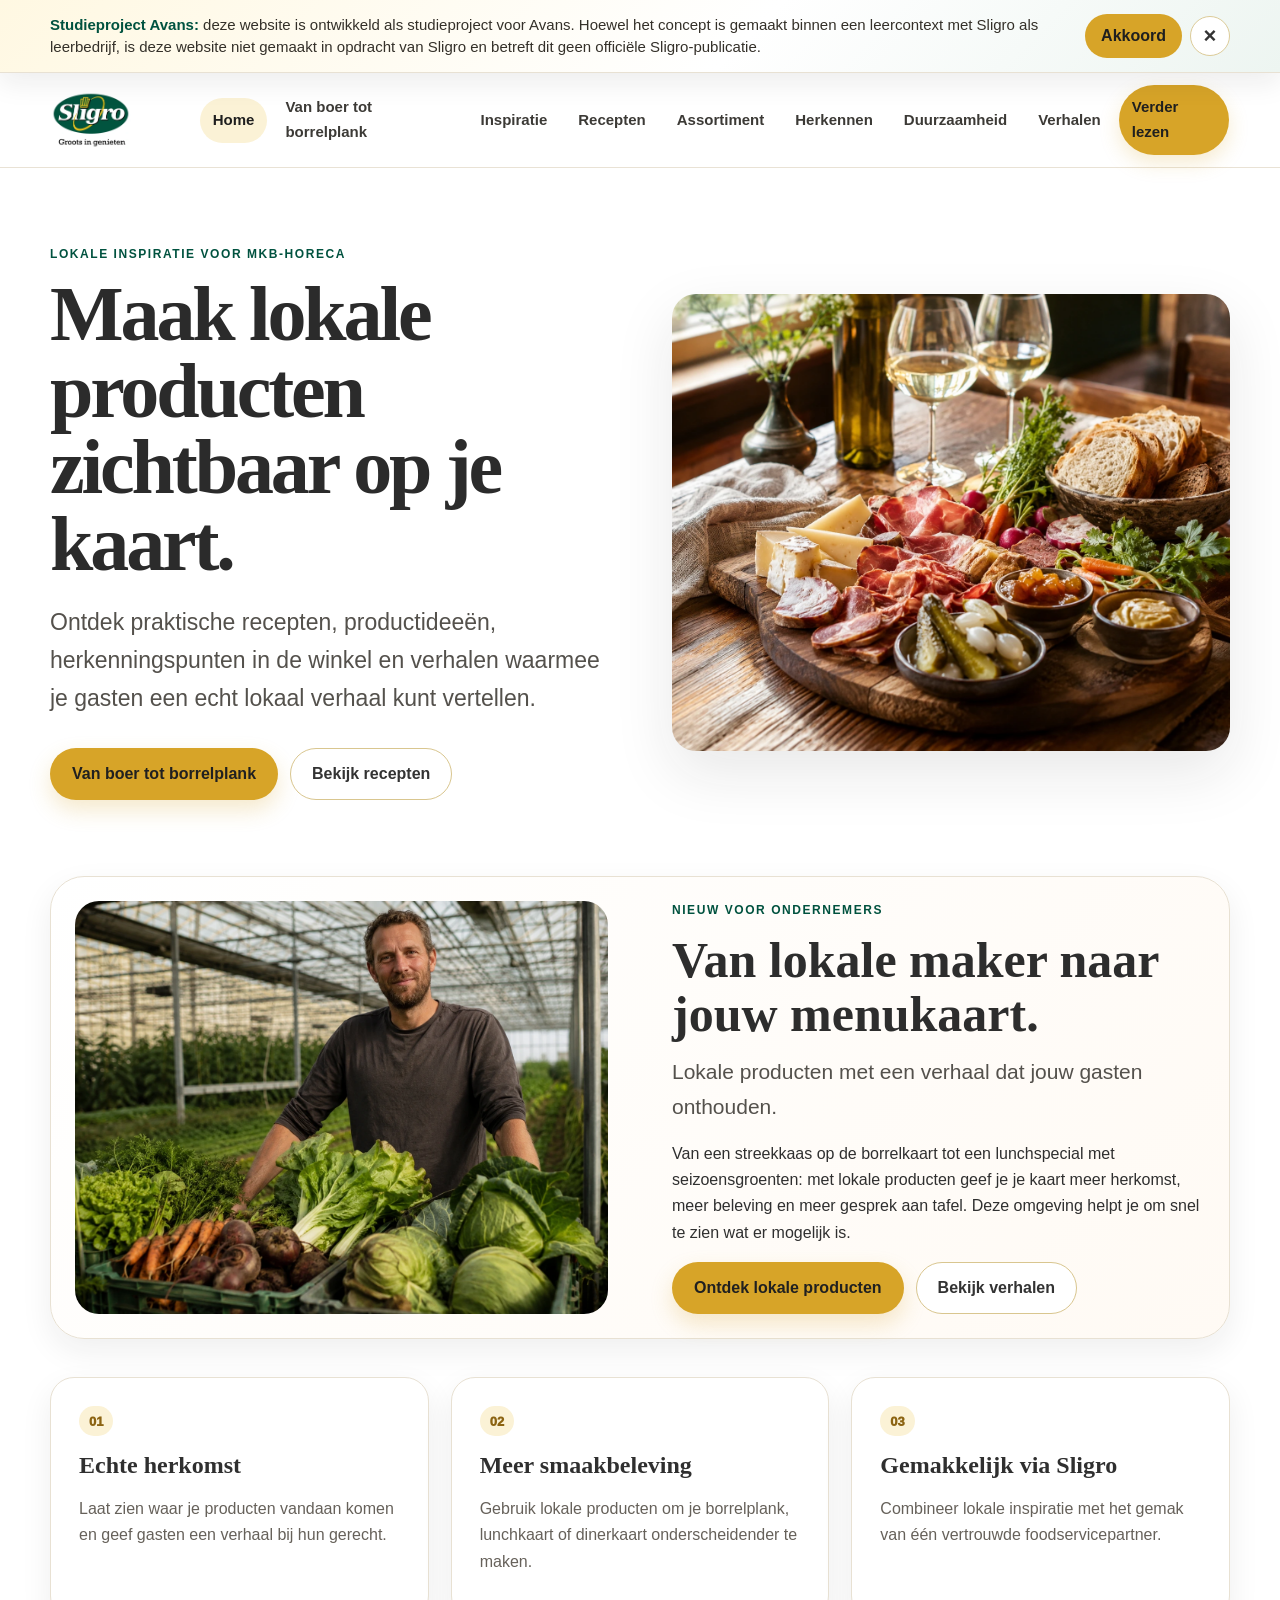
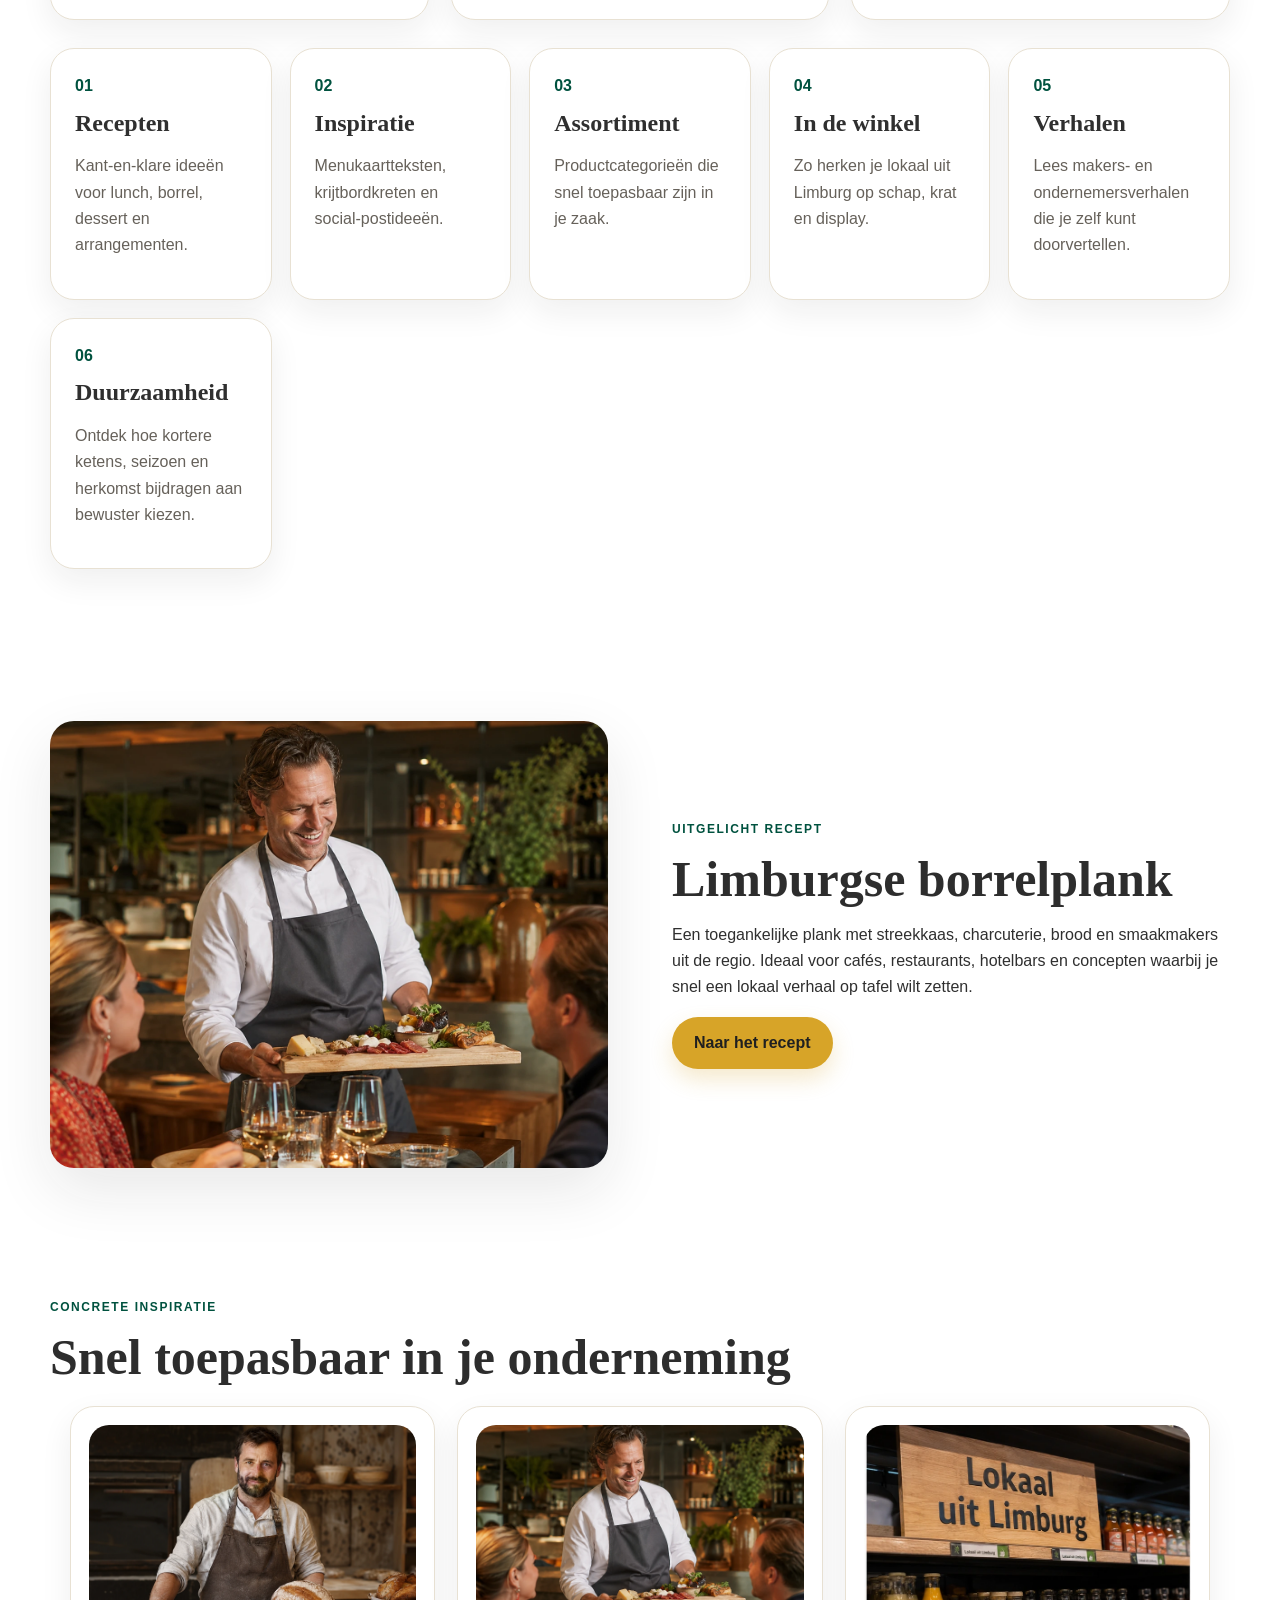
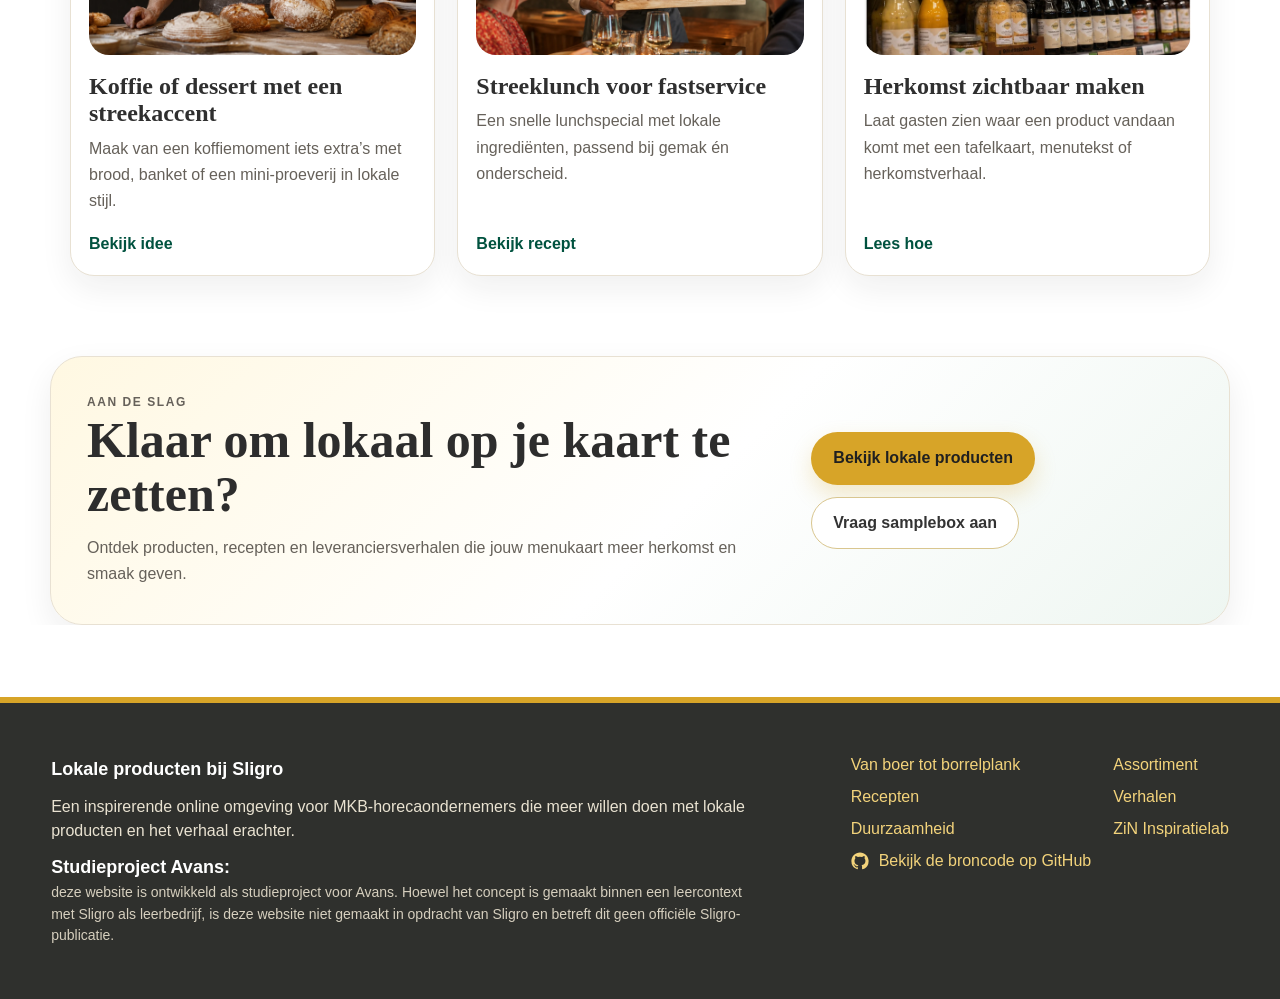
<file: index.html>
<!DOCTYPE html>
<html lang="nl">
<head>
  <meta charset="utf-8">
  <meta name="viewport" content="width=device-width, initial-scale=1">
  <title>Home | Lokale producten bij Sligro</title>
  <meta name="description" content="Lokale inspiratie voor MKB-horecaondernemers: recepten, assortiment, herkenningspunten en praktijkverhalen.">
  <link rel="icon" href="assets/favicon.ico">
  <link rel="stylesheet" href="styles.css">
</head>
<body>
<header class="site-header">
  <a class="brand" href="index.html" aria-label="Naar homepage"><img src="assets/sligro-logo-header.webp" alt="Sligro"></a>
  <button class="nav-toggle" aria-label="Menu openen" aria-expanded="false">☰</button>
  <nav class="main-nav" aria-label="Hoofdnavigatie">
    <a href="index.html" class="active">Home</a><a href="van-boer-tot-borrelplank.html">Van boer tot borrelplank</a><a href="inspiratie.html">Inspiratie</a><a href="recepten.html">Recepten</a><a href="assortiment.html">Assortiment</a><a href="herkennen.html">Herkennen</a><a href="duurzaamheid.html">Duurzaamheid</a><a href="verhalen.html">Verhalen</a><a class="nav-cta" href="contact.html">Verder lezen</a>
  </nav>
</header>
<main>
  <section class="hero split">
    <div class="hero-copy">
      <p class="eyebrow">Lokale inspiratie voor MKB-horeca</p>
      <h1>Maak lokale producten zichtbaar op je kaart.</h1>
      <p class="lead">Ontdek praktische recepten, productideeën, herkenningspunten in de winkel en verhalen waarmee je gasten een echt lokaal verhaal kunt vertellen.</p>
      <div class="button-row"><a class="btn primary" href="van-boer-tot-borrelplank.html">Van boer tot borrelplank</a><a class="btn secondary" href="recepten.html">Bekijk recepten</a></div>
    </div>
    <picture><img class="hero-img" src="assets/images/hero-local-products.webp" alt="Luxe borrelplank met streekkaas, charcuterie, brood en garnituren"></picture>
  </section>

  <section class="campaign-intro split reverse">
    <img src="assets/images/limburgse-leverancier.webp" alt="Lokale teler met verse seizoensgroenten in een kas">
    <div>
      <p class="eyebrow">Nieuw voor ondernemers</p>
      <h2>Van lokale maker naar jouw menukaart.</h2>
      <p class="lead small">Lokale producten met een verhaal dat jouw gasten onthouden.</p>
      <p>Van een streekkaas op de borrelkaart tot een lunchspecial met seizoensgroenten: met lokale producten geef je je kaart meer herkomst, meer beleving en meer gesprek aan tafel. Deze omgeving helpt je om snel te zien wat er mogelijk is.</p>
      <div class="button-row"><a class="btn primary" href="assortiment.html">Ontdek lokale producten</a><a class="btn secondary" href="verhalen.html">Bekijk verhalen</a></div>
    </div>
  </section>

  <section class="benefit-strip cards three" aria-label="Voordelen van lokaal werken">
    <article class="benefit-card"><span>01</span><h3>Echte herkomst</h3><p>Laat zien waar je producten vandaan komen en geef gasten een verhaal bij hun gerecht.</p></article>
    <article class="benefit-card"><span>02</span><h3>Meer smaakbeleving</h3><p>Gebruik lokale producten om je borrelplank, lunchkaart of dinerkaart onderscheidender te maken.</p></article>
    <article class="benefit-card"><span>03</span><h3>Gemakkelijk via Sligro</h3><p>Combineer lokale inspiratie met het gemak van één vertrouwde foodservicepartner.</p></article>
  </section>

  <section class="route-grid" aria-label="Snel naar">
    <a class="route" href="recepten.html"><span>01</span><h2>Recepten</h2><p>Kant-en-klare ideeën voor lunch, borrel, dessert en arrangementen.</p></a>
    <a class="route" href="inspiratie.html"><span>02</span><h2>Inspiratie</h2><p>Menukaartteksten, krijtbordkreten en social-postideeën.</p></a>
    <a class="route" href="assortiment.html"><span>03</span><h2>Assortiment</h2><p>Productcategorieën die snel toepasbaar zijn in je zaak.</p></a>
    <a class="route" href="herkennen.html"><span>04</span><h2>In de winkel</h2><p>Zo herken je lokaal uit Limburg op schap, krat en display.</p></a>
    <a class="route" href="verhalen.html"><span>05</span><h2>Verhalen</h2><p>Lees makers- en ondernemersverhalen die je zelf kunt doorvertellen.</p></a>
  <a class="route" href="duurzaamheid.html"><span>06</span><h2>Duurzaamheid</h2><p>Ontdek hoe kortere ketens, seizoen en herkomst bijdragen aan bewuster kiezen.</p></a></section>

  <section class="feature split reverse">
    <img src="assets/images/horecaondernemer-keuken.webp" alt="Horecaondernemer serveert een lokale borrelplank aan gasten in een warm restaurant">
    <div>
      <p class="eyebrow">Uitgelicht recept</p>
      <h2>Limburgse borrelplank</h2>
      <p>Een toegankelijke plank met streekkaas, charcuterie, brood en smaakmakers uit de regio. Ideaal voor cafés, restaurants, hotelbars en concepten waarbij je snel een lokaal verhaal op tafel wilt zetten.</p>
      <a class="btn primary" href="recepten.html#limburgse-borrelplank">Naar het recept</a>
    </div>
  </section>

  <section class="cards-section">
    <div class="section-head"><p class="eyebrow">Concrete inspiratie</p><h2>Snel toepasbaar in je onderneming</h2></div>
    <div class="cards three">
      <article class="card"><img src="assets/images/streekbrood.webp" alt="Ambachtelijke bakker met streekbrood"><h3>Koffie of dessert met een streekaccent</h3><p>Maak van een koffiemoment iets extra’s met brood, banket of een mini-proeverij in lokale stijl.</p><a href="recepten.html#mini-vlaaiproeverij">Bekijk idee</a></article>
      <article class="card"><img src="assets/images/streeklunch.webp" alt="Horecaondernemer serveert een lokale lunchplank"><h3>Streeklunch voor fastservice</h3><p>Een snelle lunchspecial met lokale ingrediënten, passend bij gemak én onderscheid.</p><a href="recepten.html#streeklunch-fastservice">Bekijk recept</a></article>
      <article class="card"><img src="assets/images/herkennen-schapkaart.webp" alt="Schap met bord Lokaal uit Limburg"><h3>Herkomst zichtbaar maken</h3><p>Laat gasten zien waar een product vandaan komt met een tafelkaart, menutekst of herkomstverhaal.</p><a href="herkennen.html">Lees hoe</a></article>
    </div>
  </section>

  <section class="cta-panel" aria-label="Aan de slag met lokaal">
    <div>
      <p class="eyebrow">Aan de slag</p>
      <h2>Klaar om lokaal op je kaart te zetten?</h2>
      <p>Ontdek producten, recepten en leveranciersverhalen die jouw menukaart meer herkomst en smaak geven.</p>
    </div>
    <div class="button-row"><a class="btn primary" href="assortiment.html">Bekijk lokale producten</a><a class="btn secondary" href="contact.html#samplebox">Vraag samplebox aan</a></div>
  </section>
</main>
<footer class="site-footer">
  <div class="footer-main">
    <strong>Lokale producten bij Sligro</strong>
    <p>Een inspirerende online omgeving voor MKB-horecaondernemers die meer willen doen met lokale producten en het verhaal erachter.</p>
    <p class="footer-note"><strong>Studieproject Avans:</strong> deze website is ontwikkeld als studieproject voor Avans. Hoewel het concept is gemaakt binnen een leercontext met Sligro als leerbedrijf, is deze website niet gemaakt in opdracht van Sligro en betreft dit geen officiële Sligro-publicatie.</p>
  </div>
  <div class="footer-links">
    <a href="van-boer-tot-borrelplank.html">Van boer tot borrelplank</a>
    <a href="assortiment.html">Assortiment</a>
    <a href="recepten.html">Recepten</a>
    <a href="verhalen.html">Verhalen</a>
    <a href="duurzaamheid.html">Duurzaamheid</a>
    <a href="https://zin.sligro.nl/" target="_blank" rel="noopener">ZiN Inspiratielab</a>
    <a class="github-link" href="https://github.com/RoelD/MarcomSligro" target="_blank" rel="noopener" aria-label="Bekijk de broncode op GitHub">
      <svg viewBox="0 0 24 24" aria-hidden="true" focusable="false"><path d="M12 .5C5.65.5.5 5.65.5 12a11.5 11.5 0 0 0 7.86 10.93c.58.1.79-.25.79-.56v-1.95c-3.2.69-3.88-1.36-3.88-1.36-.52-1.32-1.27-1.67-1.27-1.67-1.04-.71.08-.69.08-.69 1.15.08 1.76 1.18 1.76 1.18 1.02 1.75 2.67 1.24 3.32.95.1-.74.4-1.24.72-1.53-2.56-.29-5.25-1.28-5.25-5.68 0-1.25.45-2.28 1.18-3.08-.12-.29-.51-1.46.11-3.05 0 0 .96-.31 3.15 1.18a10.9 10.9 0 0 1 5.74 0c2.18-1.49 3.14-1.18 3.14-1.18.63 1.59.24 2.76.12 3.05.73.8 1.17 1.83 1.17 3.08 0 4.41-2.69 5.39-5.26 5.67.41.35.77 1.03.77 2.09v3.1c0 .31.21.67.8.56A11.5 11.5 0 0 0 23.5 12C23.5 5.65 18.35.5 12 .5Z"/></svg>
      <span>Bekijk de broncode op GitHub</span>
    </a>
  </div>
</footer>
<script src="script.js"></script>
</body>
</html>
</file>
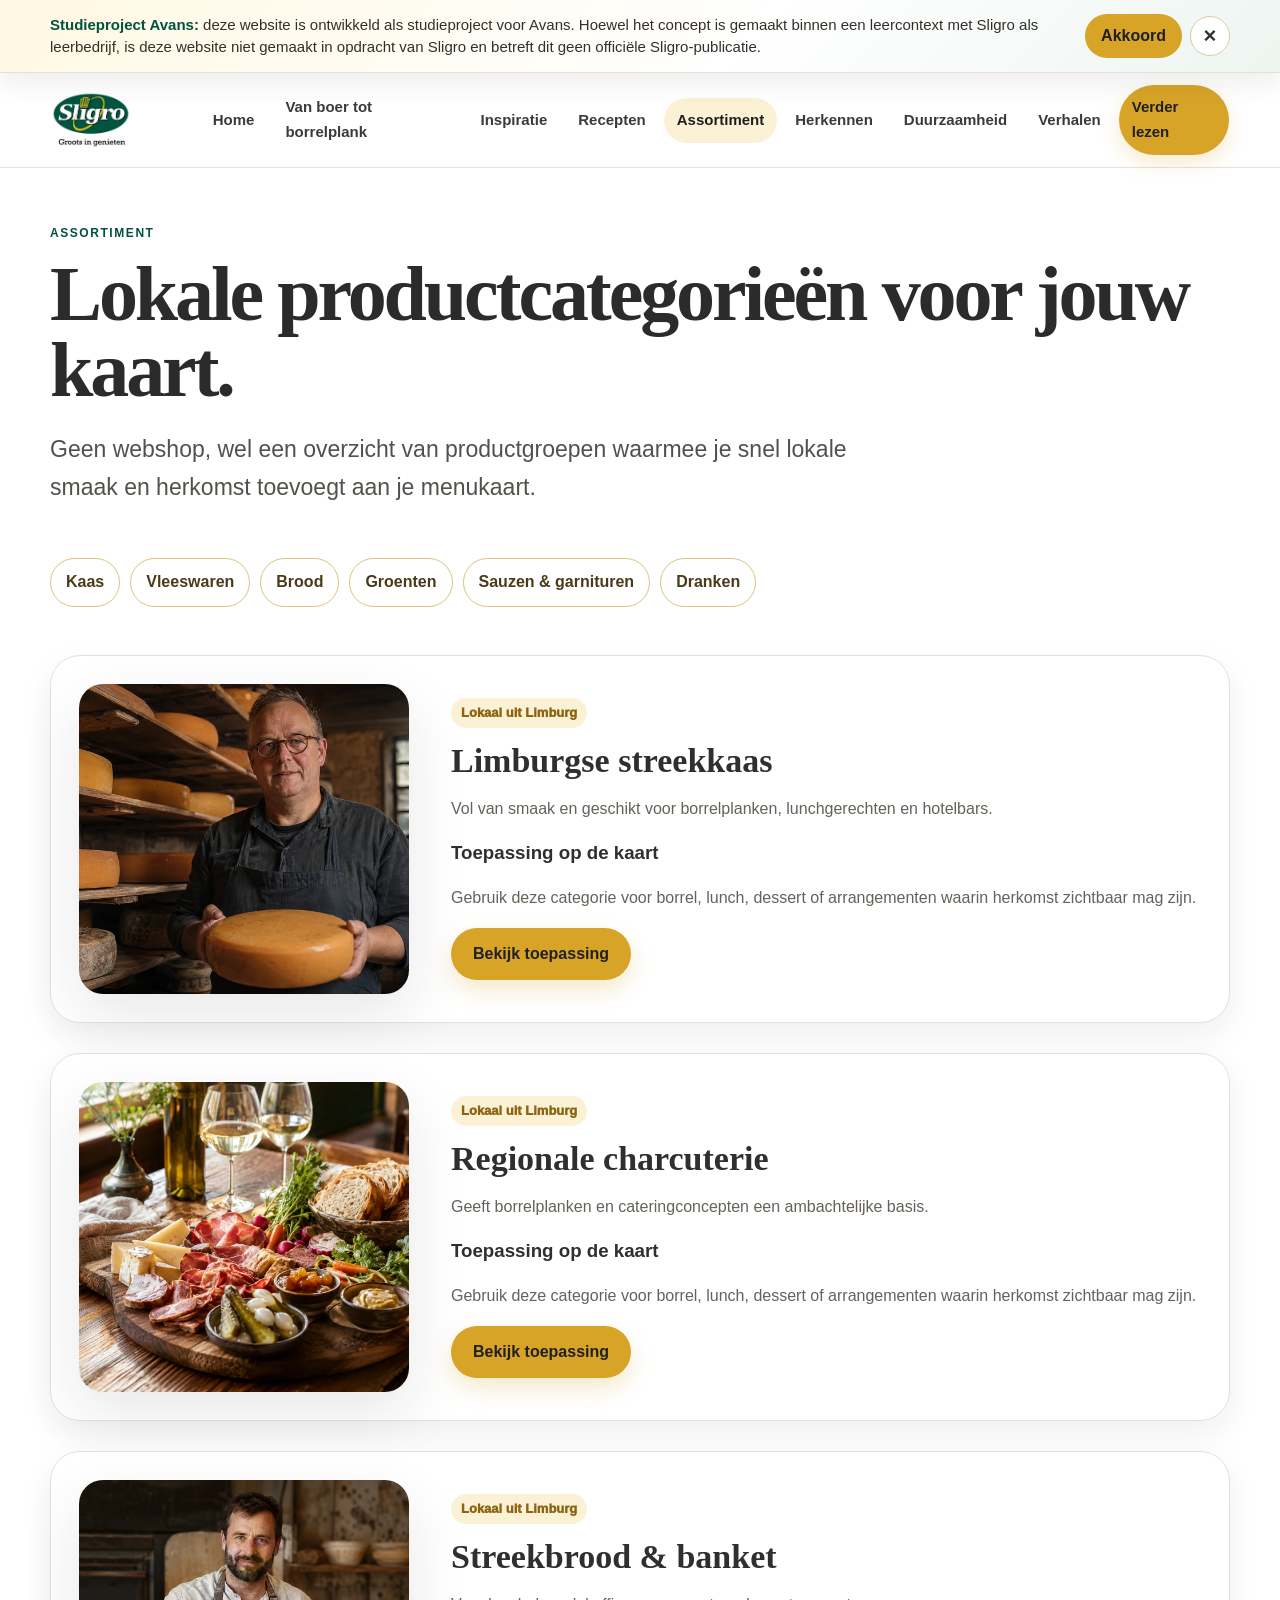
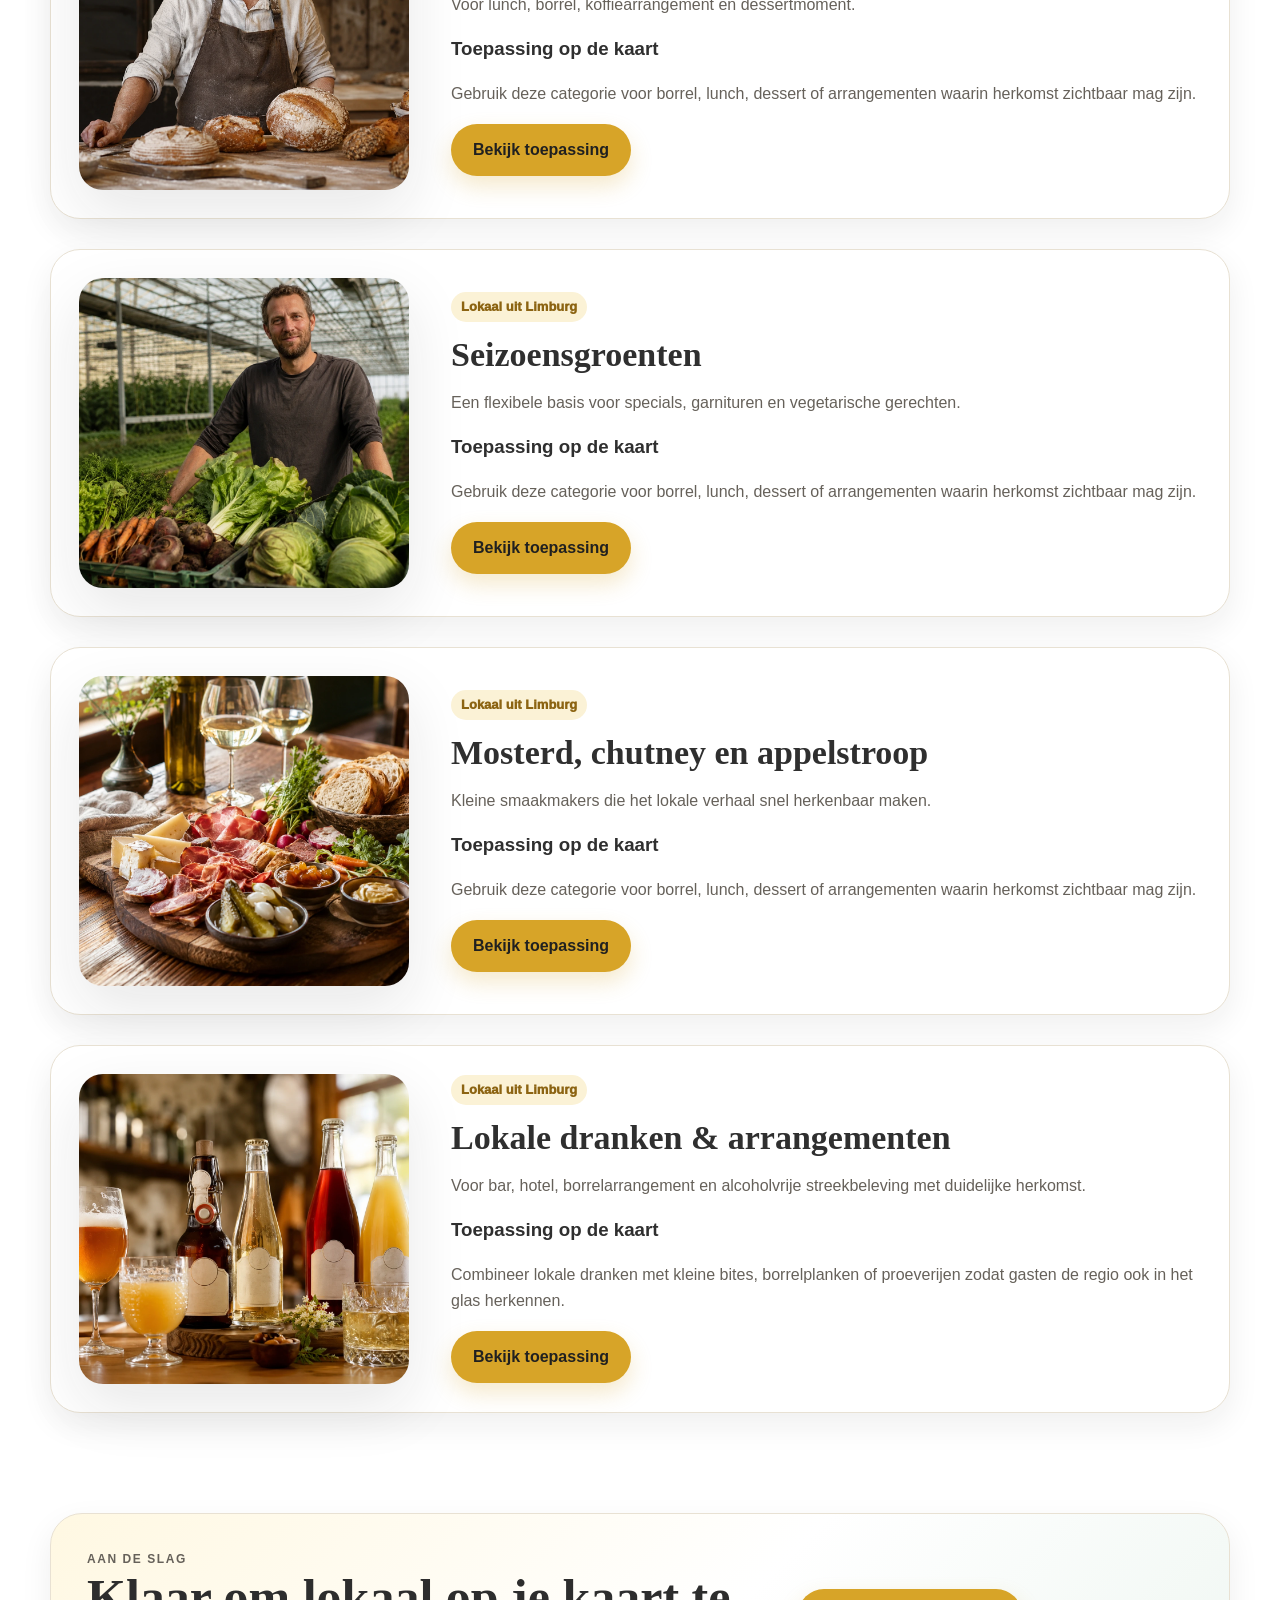
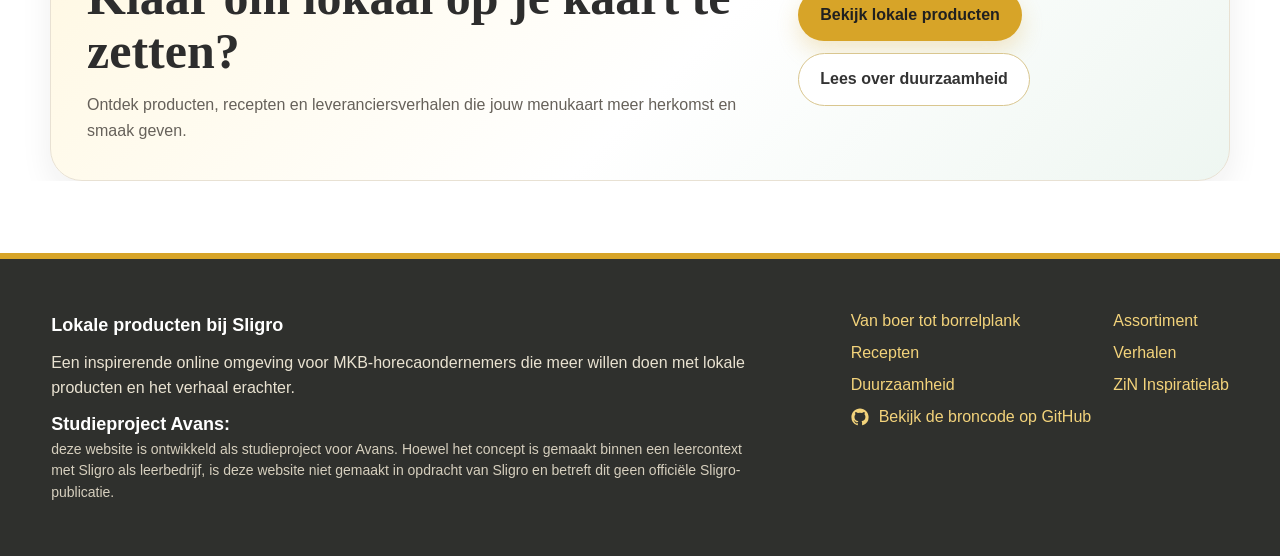
<file: assortiment.html>
<!DOCTYPE html>

<html lang="nl">
<head>
<meta charset="utf-8"/><meta content="width=device-width, initial-scale=1" name="viewport"/>
<title>Assortiment | Lokale producten bij Sligro</title>
<meta content="Overzicht van lokale productcategorieën en toepassingen voor de menukaart." name="description"/>
<link href="assets/favicon.ico" rel="icon"/>
<link href="styles.css" rel="stylesheet"/>
</head>
<body>
<header class="site-header">
<a aria-label="Naar homepage" class="brand" href="index.html"><img alt="Sligro" src="assets/sligro-logo-header.webp"/></a>
<button aria-expanded="false" aria-label="Menu openen" class="nav-toggle">☰</button>
<nav aria-label="Hoofdnavigatie" class="main-nav">
<a class="" href="index.html">Home</a><a class="" href="van-boer-tot-borrelplank.html">Van boer tot borrelplank</a><a class="" href="inspiratie.html">Inspiratie</a><a class="" href="recepten.html">Recepten</a><a class="active" href="assortiment.html">Assortiment</a><a class="" href="herkennen.html">Herkennen</a><a class="" href="duurzaamheid.html">Duurzaamheid</a><a class="" href="verhalen.html">Verhalen</a><a class="nav-cta" href="contact.html">Verder lezen</a>
</nav>
</header>
<main><section class="page-hero"><p class="eyebrow">Assortiment</p><h1>Lokale productcategorieën voor jouw kaart.</h1><p class="lead">Geen webshop, wel een overzicht van productgroepen waarmee je snel lokale smaak en herkomst toevoegt aan je menukaart.</p></section><section aria-label="Categorieën" class="filter-bar"><a href="#kaas">Kaas</a><a href="#vleeswaren">Vleeswaren</a><a href="#brood">Brood</a><a href="#groenten">Groenten</a><a href="#sauzen">Sauzen &amp; garnituren</a><a href="#dranken">Dranken</a></section><section class="product-list"><article class="product" id="kaas"><img alt="Limburgse streekkaas als lokale productcategorie" src="assets/images/streekkaas.webp"/><div><span class="label">Lokaal uit Limburg</span><h2>Limburgse streekkaas</h2><p>Vol van smaak en geschikt voor borrelplanken, lunchgerechten en hotelbars.</p><h3>Toepassing op de kaart</h3><p>Gebruik deze categorie voor borrel, lunch, dessert of arrangementen waarin herkomst zichtbaar mag zijn.</p><a class="btn primary" href="recepten.html#limburgse-borrelplank">Bekijk toepassing</a></div></article><article class="product" id="vleeswaren"><img alt="Regionale charcuterie als lokale productcategorie" src="assets/images/charcuterie.webp"/><div><span class="label">Lokaal uit Limburg</span><h2>Regionale charcuterie</h2><p>Geeft borrelplanken en cateringconcepten een ambachtelijke basis.</p><h3>Toepassing op de kaart</h3><p>Gebruik deze categorie voor borrel, lunch, dessert of arrangementen waarin herkomst zichtbaar mag zijn.</p><a class="btn primary" href="recepten.html#cateringplank-regio">Bekijk toepassing</a></div></article><article class="product" id="brood"><img alt="Streekbrood en banket als lokale productcategorie" src="assets/images/streekbrood.webp"/><div><span class="label">Lokaal uit Limburg</span><h2>Streekbrood &amp; banket</h2><p>Voor lunch, borrel, koffiearrangement en dessertmoment.</p><h3>Toepassing op de kaart</h3><p>Gebruik deze categorie voor borrel, lunch, dessert of arrangementen waarin herkomst zichtbaar mag zijn.</p><a class="btn primary" href="recepten.html#mini-vlaaiproeverij">Bekijk toepassing</a></div></article><article class="product" id="groenten"><img alt="Seizoensgroenten als lokale productcategorie" src="assets/images/seizoensgroenten.webp"/><div><span class="label">Lokaal uit Limburg</span><h2>Seizoensgroenten</h2><p>Een flexibele basis voor specials, garnituren en vegetarische gerechten.</p><h3>Toepassing op de kaart</h3><p>Gebruik deze categorie voor borrel, lunch, dessert of arrangementen waarin herkomst zichtbaar mag zijn.</p><a class="btn primary" href="recepten.html#gegrilde-seizoensgroenten">Bekijk toepassing</a></div></article><article class="product" id="sauzen"><img alt="Mosterd, chutney en appelstroop als lokale productcategorie" src="assets/images/mosterd-chutney.webp"/><div><span class="label">Lokaal uit Limburg</span><h2>Mosterd, chutney en appelstroop</h2><p>Kleine smaakmakers die het lokale verhaal snel herkenbaar maken.</p><h3>Toepassing op de kaart</h3><p>Gebruik deze categorie voor borrel, lunch, dessert of arrangementen waarin herkomst zichtbaar mag zijn.</p><a class="btn primary" href="recepten.html#limburgse-borrelplank">Bekijk toepassing</a></div></article><article class="product" id="dranken"><img alt="Lokale dranken als productcategorie voor arrangementen" src="assets/images/lokale-dranken.webp"/><div><span class="label">Lokaal uit Limburg</span><h2>Lokale dranken &amp; arrangementen</h2><p>Voor bar, hotel, borrelarrangement en alcoholvrije streekbeleving met duidelijke herkomst.</p><h3>Toepassing op de kaart</h3><p>Combineer lokale dranken met kleine bites, borrelplanken of proeverijen zodat gasten de regio ook in het glas herkennen.</p><a class="btn primary" href="inspiratie.html#borrelconcepten">Bekijk toepassing</a></div></article></section><section aria-label="Aan de slag met lokaal" class="cta-panel">
<div>
<p class="eyebrow">Aan de slag</p>
<h2>Klaar om lokaal op je kaart te zetten?</h2>
<p>Ontdek producten, recepten en leveranciersverhalen die jouw menukaart meer herkomst en smaak geven.</p>
</div>
<div class="button-row"><a class="btn primary" href="assortiment.html">Bekijk lokale producten</a><a class="btn secondary" href="duurzaamheid.html">Lees over duurzaamheid</a></div>
</section></main>
<footer class="site-footer">
  <div class="footer-main">
    <strong>Lokale producten bij Sligro</strong>
    <p>Een inspirerende online omgeving voor MKB-horecaondernemers die meer willen doen met lokale producten en het verhaal erachter.</p>
    <p class="footer-note"><strong>Studieproject Avans:</strong> deze website is ontwikkeld als studieproject voor Avans. Hoewel het concept is gemaakt binnen een leercontext met Sligro als leerbedrijf, is deze website niet gemaakt in opdracht van Sligro en betreft dit geen officiële Sligro-publicatie.</p>
  </div>
  <div class="footer-links">
    <a href="van-boer-tot-borrelplank.html">Van boer tot borrelplank</a>
    <a href="assortiment.html">Assortiment</a>
    <a href="recepten.html">Recepten</a>
    <a href="verhalen.html">Verhalen</a>
    <a href="duurzaamheid.html">Duurzaamheid</a>
    <a href="https://zin.sligro.nl/" target="_blank" rel="noopener">ZiN Inspiratielab</a>
    <a class="github-link" href="https://github.com/RoelD/MarcomSligro" target="_blank" rel="noopener" aria-label="Bekijk de broncode op GitHub">
      <svg viewBox="0 0 24 24" aria-hidden="true" focusable="false"><path d="M12 .5C5.65.5.5 5.65.5 12a11.5 11.5 0 0 0 7.86 10.93c.58.1.79-.25.79-.56v-1.95c-3.2.69-3.88-1.36-3.88-1.36-.52-1.32-1.27-1.67-1.27-1.67-1.04-.71.08-.69.08-.69 1.15.08 1.76 1.18 1.76 1.18 1.02 1.75 2.67 1.24 3.32.95.1-.74.4-1.24.72-1.53-2.56-.29-5.25-1.28-5.25-5.68 0-1.25.45-2.28 1.18-3.08-.12-.29-.51-1.46.11-3.05 0 0 .96-.31 3.15 1.18a10.9 10.9 0 0 1 5.74 0c2.18-1.49 3.14-1.18 3.14-1.18.63 1.59.24 2.76.12 3.05.73.8 1.17 1.83 1.17 3.08 0 4.41-2.69 5.39-5.26 5.67.41.35.77 1.03.77 2.09v3.1c0 .31.21.67.8.56A11.5 11.5 0 0 0 23.5 12C23.5 5.65 18.35.5 12 .5Z"/></svg>
      <span>Bekijk de broncode op GitHub</span>
    </a>
  </div>
</footer>
<script src="script.js"></script>
</body>
</html>
</file>
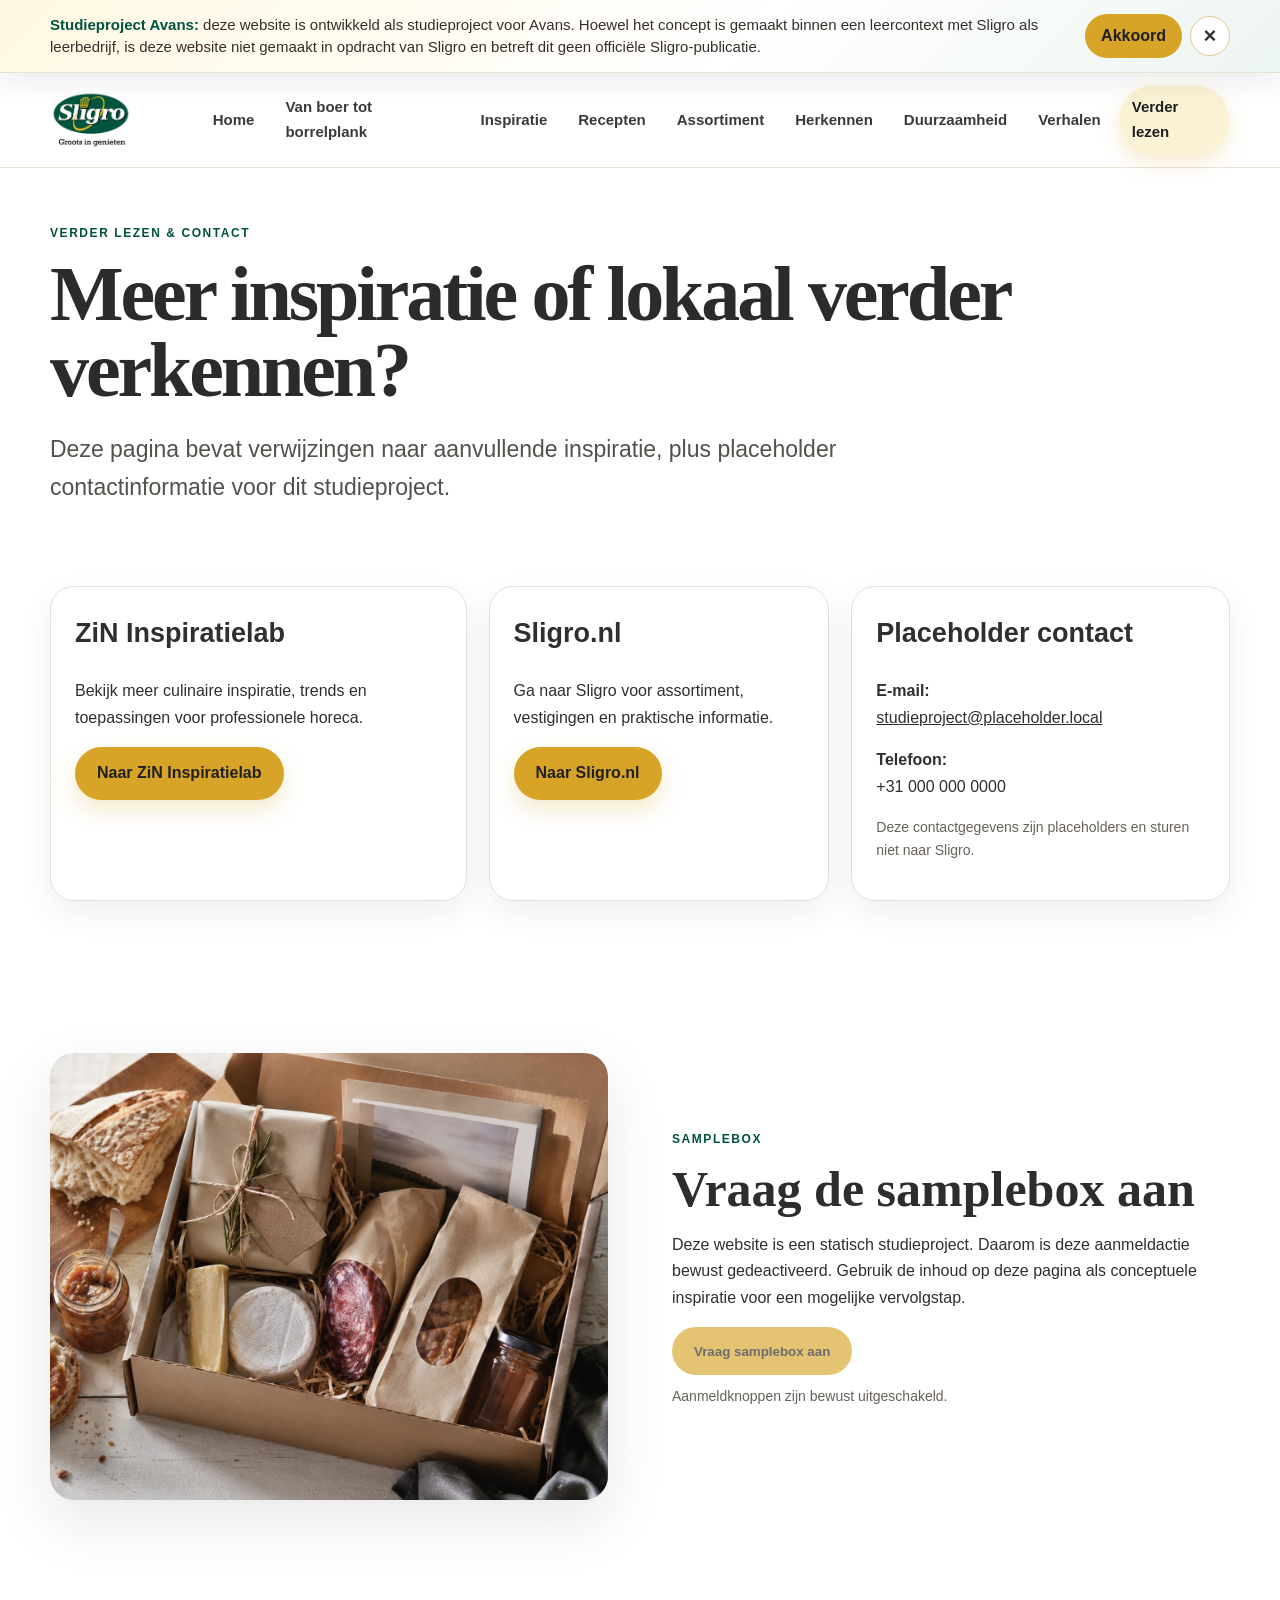
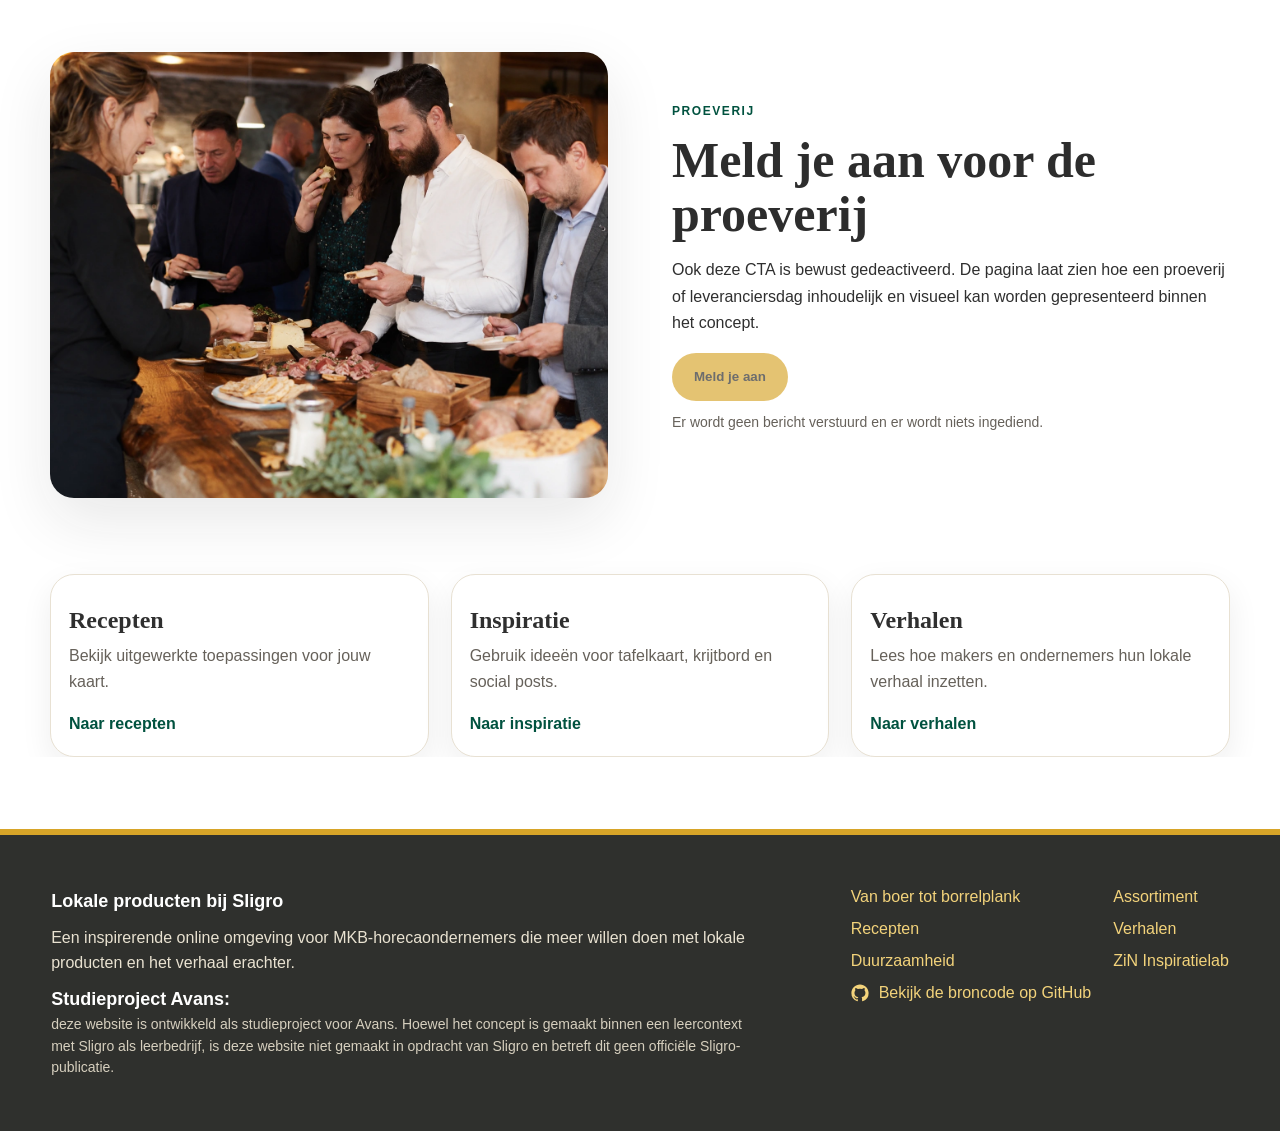
<file: contact.html>
<!doctype html>
<html lang="nl">
<head>
  <meta charset="utf-8"><meta name="viewport" content="width=device-width, initial-scale=1">
  <title>Contact | Lokale producten bij Sligro</title>
  <meta name="description" content="Verder lezen, placeholder contactinformatie en gedeactiveerde CTA's voor samplebox en proeverij.">
  <link rel="icon" href="assets/favicon.ico">
  <link rel="stylesheet" href="styles.css">
</head>
<body>
<header class="site-header">
  <a class="brand" href="index.html" aria-label="Naar homepage"><img src="assets/sligro-logo-header.webp" alt="Sligro"></a>
  <button class="nav-toggle" aria-label="Menu openen" aria-expanded="false">☰</button>
  <nav class="main-nav" aria-label="Hoofdnavigatie">
    <a href="index.html">Home</a><a href="van-boer-tot-borrelplank.html">Van boer tot borrelplank</a><a href="inspiratie.html">Inspiratie</a><a href="recepten.html">Recepten</a><a href="assortiment.html">Assortiment</a><a href="herkennen.html">Herkennen</a><a href="duurzaamheid.html">Duurzaamheid</a><a href="verhalen.html">Verhalen</a><a class="nav-cta active" href="contact.html">Verder lezen</a>
  </nav>
</header>
<main>
  <section class="page-hero"><p class="eyebrow">Verder lezen & contact</p><h1>Meer inspiratie of lokaal verder verkennen?</h1><p class="lead">Deze pagina bevat verwijzingen naar aanvullende inspiratie, plus placeholder contactinformatie voor dit studieproject.</p></section>

  <section class="contact-grid">
    <article><h2>ZiN Inspiratielab</h2><p>Bekijk meer culinaire inspiratie, trends en toepassingen voor professionele horeca.</p><a class="btn primary" href="https://zin.sligro.nl/" target="_blank" rel="noopener">Naar ZiN Inspiratielab</a></article>
    <article><h2>Sligro.nl</h2><p>Ga naar Sligro voor assortiment, vestigingen en praktische informatie.</p><a class="btn primary" href="https://www.sligro.nl/" target="_blank" rel="noopener">Naar Sligro.nl</a></article>
    <article><h2>Placeholder contact</h2><p><strong>E-mail:</strong><br><a href="mailto:studieproject@placeholder.local">studieproject@placeholder.local</a></p><p><strong>Telefoon:</strong><br><span>+31 000 000 0000</span></p><p class="small-note">Deze contactgegevens zijn placeholders en sturen niet naar Sligro.</p></article>
  </section>

  <section class="feature split reverse" id="samplebox"><img src="assets/images/samplebox-lokaal.webp" alt="Samplebox met lokale producten en inspiratiekaarten"><div><p class="eyebrow">Samplebox</p><h2>Vraag de samplebox aan</h2><p>Deze website is een statisch studieproject. Daarom is deze aanmeldactie bewust gedeactiveerd. Gebruik de inhoud op deze pagina als conceptuele inspiratie voor een mogelijke vervolgstap.</p><div class="button-row"><button class="btn primary is-disabled" type="button" disabled>Vraag samplebox aan</button></div><p class="small-note">Aanmeldknoppen zijn bewust uitgeschakeld.</p></div></section>

  <section class="feature split" id="proeverij"><img src="assets/images/proeverij-sligro.webp" alt="Ondernemers proeven lokale producten tijdens een inspiratiedag"><div><p class="eyebrow">Proeverij</p><h2>Meld je aan voor de proeverij</h2><p>Ook deze CTA is bewust gedeactiveerd. De pagina laat zien hoe een proeverij of leveranciersdag inhoudelijk en visueel kan worden gepresenteerd binnen het concept.</p><div class="button-row"><button class="btn primary is-disabled" type="button" disabled>Meld je aan</button></div><p class="small-note">Er wordt geen bericht verstuurd en er wordt niets ingediend.</p></div></section>

  <section class="cards three"><article class="card"><h3>Recepten</h3><p>Bekijk uitgewerkte toepassingen voor jouw kaart.</p><a href="recepten.html">Naar recepten</a></article><article class="card"><h3>Inspiratie</h3><p>Gebruik ideeën voor tafelkaart, krijtbord en social posts.</p><a href="inspiratie.html">Naar inspiratie</a></article><article class="card"><h3>Verhalen</h3><p>Lees hoe makers en ondernemers hun lokale verhaal inzetten.</p><a href="verhalen.html">Naar verhalen</a></article></section>
</main>
<footer class="site-footer">
  <div class="footer-main"><strong>Lokale producten bij Sligro</strong><p>Een inspirerende online omgeving voor MKB-horecaondernemers die meer willen doen met lokale producten en het verhaal erachter.</p><p class="footer-note"><strong>Studieproject Avans:</strong> deze website is ontwikkeld als studieproject voor Avans. Hoewel het concept is gemaakt binnen een leercontext met Sligro als leerbedrijf, is deze website niet gemaakt in opdracht van Sligro en betreft dit geen officiële Sligro-publicatie.</p></div>
  <div class="footer-links"><a href="van-boer-tot-borrelplank.html">Van boer tot borrelplank</a><a href="assortiment.html">Assortiment</a><a href="recepten.html">Recepten</a><a href="verhalen.html">Verhalen</a><a href="duurzaamheid.html">Duurzaamheid</a><a href="https://zin.sligro.nl/" target="_blank" rel="noopener">ZiN Inspiratielab</a><a class="github-link" href="https://github.com/RoelD/MarcomSligro" target="_blank" rel="noopener" aria-label="Bekijk de broncode op GitHub"><svg viewBox="0 0 24 24" aria-hidden="true" focusable="false"><path d="M12 .5C5.65.5.5 5.65.5 12a11.5 11.5 0 0 0 7.86 10.93c.58.1.79-.25.79-.56v-1.95c-3.2.69-3.88-1.36-3.88-1.36-.52-1.32-1.27-1.67-1.27-1.67-1.04-.71.08-.69.08-.69 1.15.08 1.76 1.18 1.76 1.18 1.02 1.75 2.67 1.24 3.32.95.1-.74.4-1.24.72-1.53-2.56-.29-5.25-1.28-5.25-5.68 0-1.25.45-2.28 1.18-3.08-.12-.29-.51-1.46.11-3.05 0 0 .96-.31 3.15 1.18a10.9 10.9 0 0 1 5.74 0c2.18-1.49 3.14-1.18 3.14-1.18.63 1.59.24 2.76.12 3.05.73.8 1.17 1.83 1.17 3.08 0 4.41-2.69 5.39-5.26 5.67.41.35.77 1.03.77 2.09v3.1c0 .31.21.67.8.56A11.5 11.5 0 0 0 23.5 12C23.5 5.65 18.35.5 12 .5Z"/></svg><span>Bekijk de broncode op GitHub</span></a></div>
</footer>
<script src="script.js"></script>
</body>
</html>
</file>
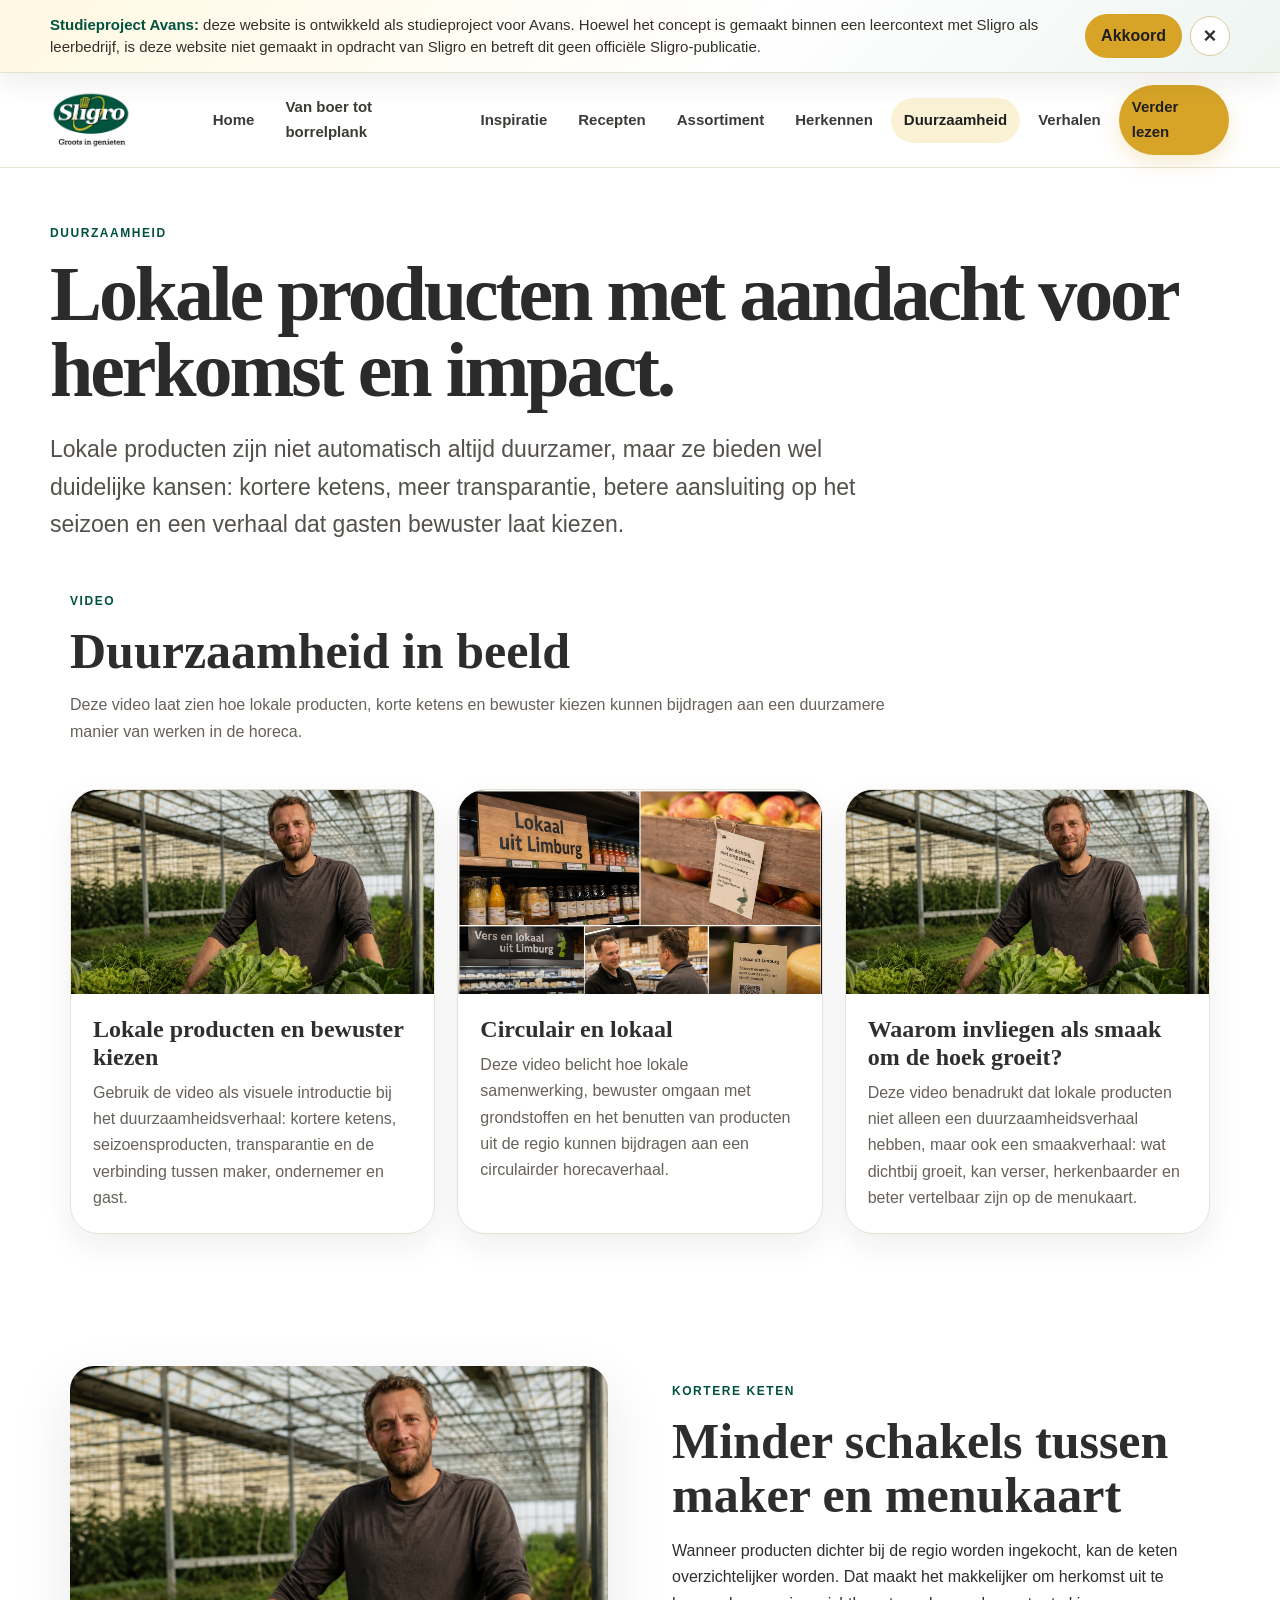
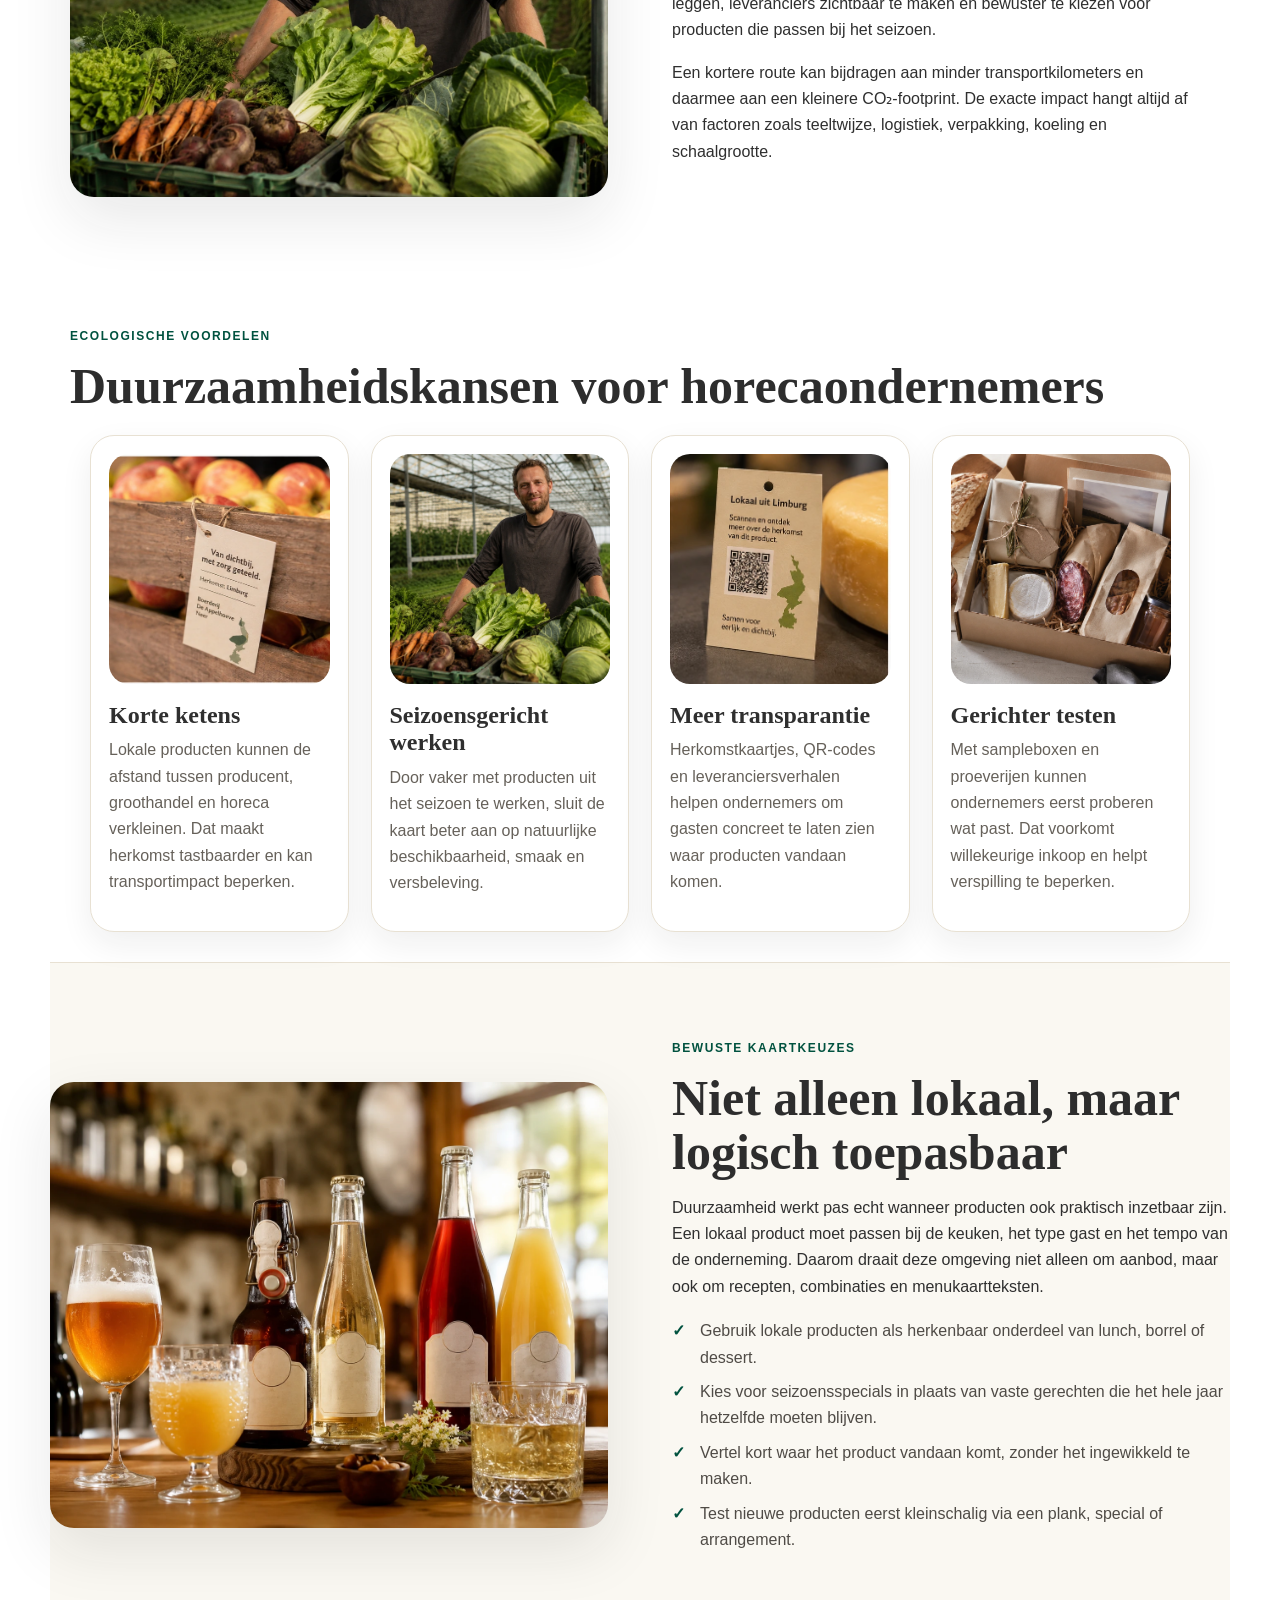
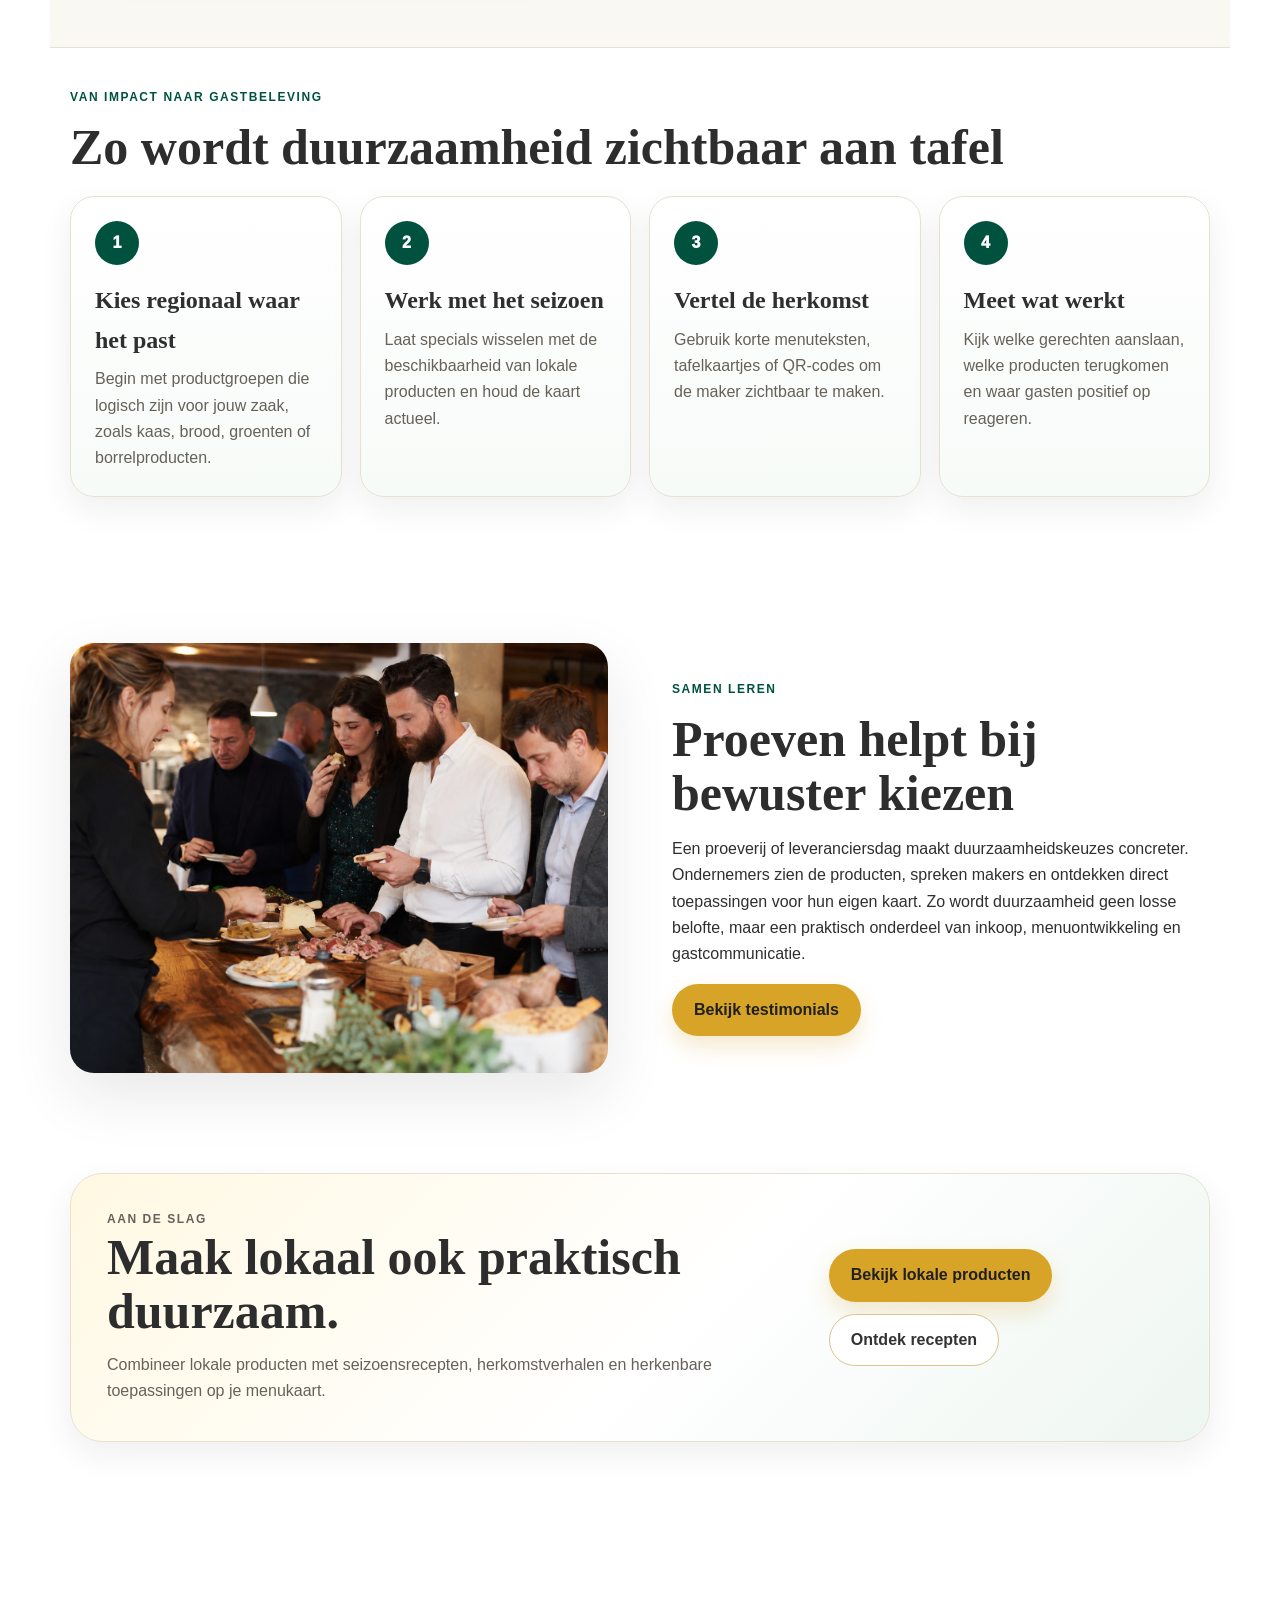
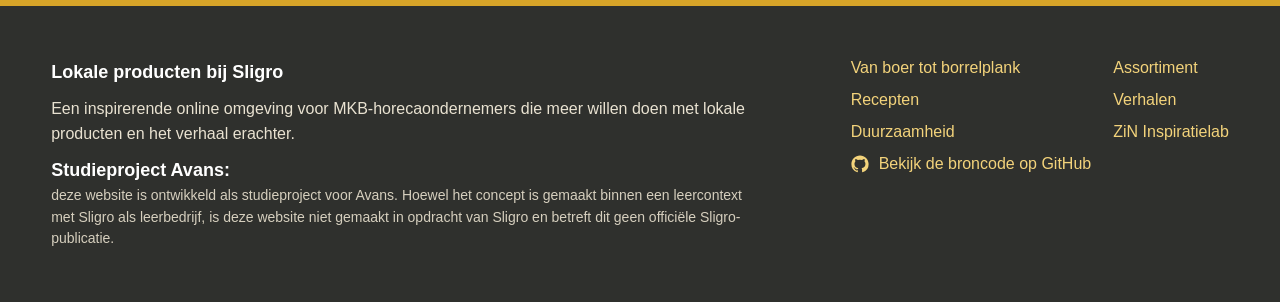
<file: duurzaamheid.html>
<!DOCTYPE html>
<html lang="nl">
<head>
<meta charset="utf-8">
<meta content="width=device-width, initial-scale=1" name="viewport">
<title>Duurzaamheid | Lokale producten bij Sligro</title>
<meta content="Ecologische voordelen en duurzaamheidskansen van lokale producten voor MKB-horecaondernemers." name="description">
<link href="assets/favicon.ico" rel="icon">
<link href="styles.css" rel="stylesheet">
</head>
<body>
<header class="site-header">
<a aria-label="Naar homepage" class="brand" href="index.html"><img alt="Sligro" src="assets/sligro-logo-header.webp"></a>
<button aria-expanded="false" aria-label="Menu openen" class="nav-toggle">☰</button>
<nav aria-label="Hoofdnavigatie" class="main-nav">
<a href="index.html">Home</a><a href="van-boer-tot-borrelplank.html">Van boer tot borrelplank</a><a href="inspiratie.html">Inspiratie</a><a href="recepten.html">Recepten</a><a href="assortiment.html">Assortiment</a><a href="herkennen.html">Herkennen</a><a class="active" href="duurzaamheid.html">Duurzaamheid</a><a href="verhalen.html">Verhalen</a><a class="nav-cta" href="contact.html">Verder lezen</a>
</nav>
</header>
<main>
<section class="page-hero">
<p class="eyebrow">Duurzaamheid</p>
<h1>Lokale producten met aandacht voor herkomst en impact.</h1>
<p class="lead">Lokale producten zijn niet automatisch altijd duurzamer, maar ze bieden wel duidelijke kansen: kortere ketens, meer transparantie, betere aansluiting op het seizoen en een verhaal dat gasten bewuster laat kiezen.</p>
<section class="video-section sustainability-video-section" id="duurzaamheidsvideo" aria-labelledby="duurzaamheidsvideo-title">
  <div class="section-head">
    <p class="eyebrow">Video</p>
    <h2 id="duurzaamheidsvideo-title">Duurzaamheid in beeld</h2>
    <p>Deze video laat zien hoe lokale producten, korte ketens en bewuster kiezen kunnen bijdragen aan een duurzamere manier van werken in de horeca.</p>
  </div>
  <article class="video-card sustainability-video-card">
    <div class="video-frame">
      <video class="js-autoplay-video" muted loop playsinline preload="metadata" controls poster="assets/images/seizoensgroenten.webp" aria-label="Video over duurzaamheid en lokale producten">
        <source src="assets/videos/duurzaamheid-video.mp4" type="video/mp4">
        Je browser ondersteunt deze video niet.
      </video>
    </div>
    <div class="video-card__body">
      <h3>Lokale producten en bewuster kiezen</h3>
      <p>Gebruik de video als visuele introductie bij het duurzaamheidsverhaal: kortere ketens, seizoensproducten, transparantie en de verbinding tussen maker, ondernemer en gast.</p>
    </div>
  </article>
  <article class="video-card sustainability-video-card">
    <div class="video-frame">
      <video class="js-autoplay-video" muted loop playsinline preload="metadata" controls poster="assets/images/lokale-producten-schap.webp" aria-label="Video over circulair en lokaal werken met lokale producten">
        <source src="assets/videos/circulair-lokaal-video.mp4" type="video/mp4">
        Je browser ondersteunt deze video niet.
      </video>
    </div>
    <div class="video-card__body">
      <h3>Circulair en lokaal</h3>
      <p>Deze video belicht hoe lokale samenwerking, bewuster omgaan met grondstoffen en het benutten van producten uit de regio kunnen bijdragen aan een circulairder horecaverhaal.</p>
    </div>
  </article>

  <article class="video-card sustainability-video-card">
    <div class="video-frame">
      <video class="js-autoplay-video" muted loop playsinline preload="metadata" controls poster="assets/images/limburgse-leverancier.webp" aria-label="Video over lokale smaak in plaats van ingevlogen producten">
        <source src="assets/videos/lokale-smaak-video.mp4" type="video/mp4">
        Je browser ondersteunt deze video niet.
      </video>
    </div>
    <div class="video-card__body">
      <h3>Waarom invliegen als smaak om de hoek groeit?</h3>
      <p>Deze video benadrukt dat lokale producten niet alleen een duurzaamheidsverhaal hebben, maar ook een smaakverhaal: wat dichtbij groeit, kan verser, herkenbaarder en beter vertelbaar zijn op de menukaart.</p>
    </div>
  </article>

</section>

<section class="feature split">
<img src="assets/images/limburgse-leverancier.webp" alt="Lokale teler met seizoensgroenten in een kas">
<div>
<p class="eyebrow">Kortere keten</p>
<h2>Minder schakels tussen maker en menukaart</h2>
<p>Wanneer producten dichter bij de regio worden ingekocht, kan de keten overzichtelijker worden. Dat maakt het makkelijker om herkomst uit te leggen, leveranciers zichtbaar te maken en bewuster te kiezen voor producten die passen bij het seizoen.</p>
<p>Een kortere route kan bijdragen aan minder transportkilometers en daarmee aan een kleinere CO₂-footprint. De exacte impact hangt altijd af van factoren zoals teeltwijze, logistiek, verpakking, koeling en schaalgrootte.</p>
</div>
</section>

<section class="cards-section compact">
<div class="section-head">
<p class="eyebrow">Ecologische voordelen</p>
<h2>Duurzaamheidskansen voor horecaondernemers</h2>
</div>
<div class="cards four sustainability-cards">
<article class="card">
<img src="assets/images/herkennen-hangkaart.webp" alt="Krat met herkomstkaartje bij lokale producten">
<h3>Korte ketens</h3>
<p>Lokale producten kunnen de afstand tussen producent, groothandel en horeca verkleinen. Dat maakt herkomst tastbaarder en kan transportimpact beperken.</p>
</article>
<article class="card">
<img src="assets/images/seizoensgroenten.webp" alt="Seizoensgroenten van lokale teler">
<h3>Seizoensgericht werken</h3>
<p>Door vaker met producten uit het seizoen te werken, sluit de kaart beter aan op natuurlijke beschikbaarheid, smaak en versbeleving.</p>
</article>
<article class="card">
<img src="assets/images/herkennen-qr.webp" alt="Herkomstkaartje met QR-code naast lokaal product">
<h3>Meer transparantie</h3>
<p>Herkomstkaartjes, QR-codes en leveranciersverhalen helpen ondernemers om gasten concreet te laten zien waar producten vandaan komen.</p>
</article>
<article class="card">
<img src="assets/images/samplebox-lokaal.webp" alt="Samplebox met lokale producten en receptkaarten">
<h3>Gerichter testen</h3>
<p>Met sampleboxen en proeverijen kunnen ondernemers eerst proberen wat past. Dat voorkomt willekeurige inkoop en helpt verspilling te beperken.</p>
</article>
</div>
</section>

<section class="feature split reverse sample-highlight">
<img src="assets/images/lokale-dranken.webp" alt="Lokale dranken in een warme barsetting">
<div>
<p class="eyebrow">Bewuste kaartkeuzes</p>
<h2>Niet alleen lokaal, maar logisch toepasbaar</h2>
<p>Duurzaamheid werkt pas echt wanneer producten ook praktisch inzetbaar zijn. Een lokaal product moet passen bij de keuken, het type gast en het tempo van de onderneming. Daarom draait deze omgeving niet alleen om aanbod, maar ook om recepten, combinaties en menukaartteksten.</p>
<ul class="check-list">
<li>Gebruik lokale producten als herkenbaar onderdeel van lunch, borrel of dessert.</li>
<li>Kies voor seizoensspecials in plaats van vaste gerechten die het hele jaar hetzelfde moeten blijven.</li>
<li>Vertel kort waar het product vandaan komt, zonder het ingewikkeld te maken.</li>
<li>Test nieuwe producten eerst kleinschalig via een plank, special of arrangement.</li>
</ul>
</div>
</section>

<section class="storyline">
<div class="section-head">
<p class="eyebrow">Van impact naar gastbeleving</p>
<h2>Zo wordt duurzaamheid zichtbaar aan tafel</h2>
</div>
<div class="timeline sustainability-timeline">
<article><span>1</span><h3>Kies regionaal waar het past</h3><p>Begin met productgroepen die logisch zijn voor jouw zaak, zoals kaas, brood, groenten of borrelproducten.</p></article>
<article><span>2</span><h3>Werk met het seizoen</h3><p>Laat specials wisselen met de beschikbaarheid van lokale producten en houd de kaart actueel.</p></article>
<article><span>3</span><h3>Vertel de herkomst</h3><p>Gebruik korte menuteksten, tafelkaartjes of QR-codes om de maker zichtbaar te maken.</p></article>
<article><span>4</span><h3>Meet wat werkt</h3><p>Kijk welke gerechten aanslaan, welke producten terugkomen en waar gasten positief op reageren.</p></article>
</div>
</section>

<section class="feature split">
<img src="assets/images/proeverij-sligro.webp" alt="Ondernemers proeven lokale producten tijdens een proeverij">
<div>
<p class="eyebrow">Samen leren</p>
<h2>Proeven helpt bij bewuster kiezen</h2>
<p>Een proeverij of leveranciersdag maakt duurzaamheidskeuzes concreter. Ondernemers zien de producten, spreken makers en ontdekken direct toepassingen voor hun eigen kaart. Zo wordt duurzaamheid geen losse belofte, maar een praktisch onderdeel van inkoop, menuontwikkeling en gastcommunicatie.</p>
<a class="btn primary" href="verhalen.html#testimonials">Bekijk testimonials</a>
</div>
</section>

<section aria-label="Aan de slag met lokaal en duurzaam" class="cta-panel">
<div>
<p class="eyebrow">Aan de slag</p>
<h2>Maak lokaal ook praktisch duurzaam.</h2>
<p>Combineer lokale producten met seizoensrecepten, herkomstverhalen en herkenbare toepassingen op je menukaart.</p>
</div>
<div class="button-row"><a class="btn primary" href="assortiment.html">Bekijk lokale producten</a><a class="btn secondary" href="recepten.html">Ontdek recepten</a></div>
</section>
</main>
<footer class="site-footer">
  <div class="footer-main">
    <strong>Lokale producten bij Sligro</strong>
    <p>Een inspirerende online omgeving voor MKB-horecaondernemers die meer willen doen met lokale producten en het verhaal erachter.</p>
    <p class="footer-note"><strong>Studieproject Avans:</strong> deze website is ontwikkeld als studieproject voor Avans. Hoewel het concept is gemaakt binnen een leercontext met Sligro als leerbedrijf, is deze website niet gemaakt in opdracht van Sligro en betreft dit geen officiële Sligro-publicatie.</p>
  </div>
  <div class="footer-links">
    <a href="van-boer-tot-borrelplank.html">Van boer tot borrelplank</a>
    <a href="assortiment.html">Assortiment</a>
    <a href="recepten.html">Recepten</a>
    <a href="verhalen.html">Verhalen</a>
    <a href="duurzaamheid.html">Duurzaamheid</a>
    <a href="https://zin.sligro.nl/" target="_blank" rel="noopener">ZiN Inspiratielab</a>
    <a class="github-link" href="https://github.com/RoelD/MarcomSligro" target="_blank" rel="noopener" aria-label="Bekijk de broncode op GitHub">
      <svg viewBox="0 0 24 24" aria-hidden="true" focusable="false"><path d="M12 .5C5.65.5.5 5.65.5 12a11.5 11.5 0 0 0 7.86 10.93c.58.1.79-.25.79-.56v-1.95c-3.2.69-3.88-1.36-3.88-1.36-.52-1.32-1.27-1.67-1.27-1.67-1.04-.71.08-.69.08-.69 1.15.08 1.76 1.18 1.76 1.18 1.02 1.75 2.67 1.24 3.32.95.1-.74.4-1.24.72-1.53-2.56-.29-5.25-1.28-5.25-5.68 0-1.25.45-2.28 1.18-3.08-.12-.29-.51-1.46.11-3.05 0 0 .96-.31 3.15 1.18a10.9 10.9 0 0 1 5.74 0c2.18-1.49 3.14-1.18 3.14-1.18.63 1.59.24 2.76.12 3.05.73.8 1.17 1.83 1.17 3.08 0 4.41-2.69 5.39-5.26 5.67.41.35.77 1.03.77 2.09v3.1c0 .31.21.67.8.56A11.5 11.5 0 0 0 23.5 12C23.5 5.65 18.35.5 12 .5Z"/></svg>
      <span>Bekijk de broncode op GitHub</span>
    </a>
  </div>
</footer>
<script src="script.js"></script>
</body>
</html>
</file>
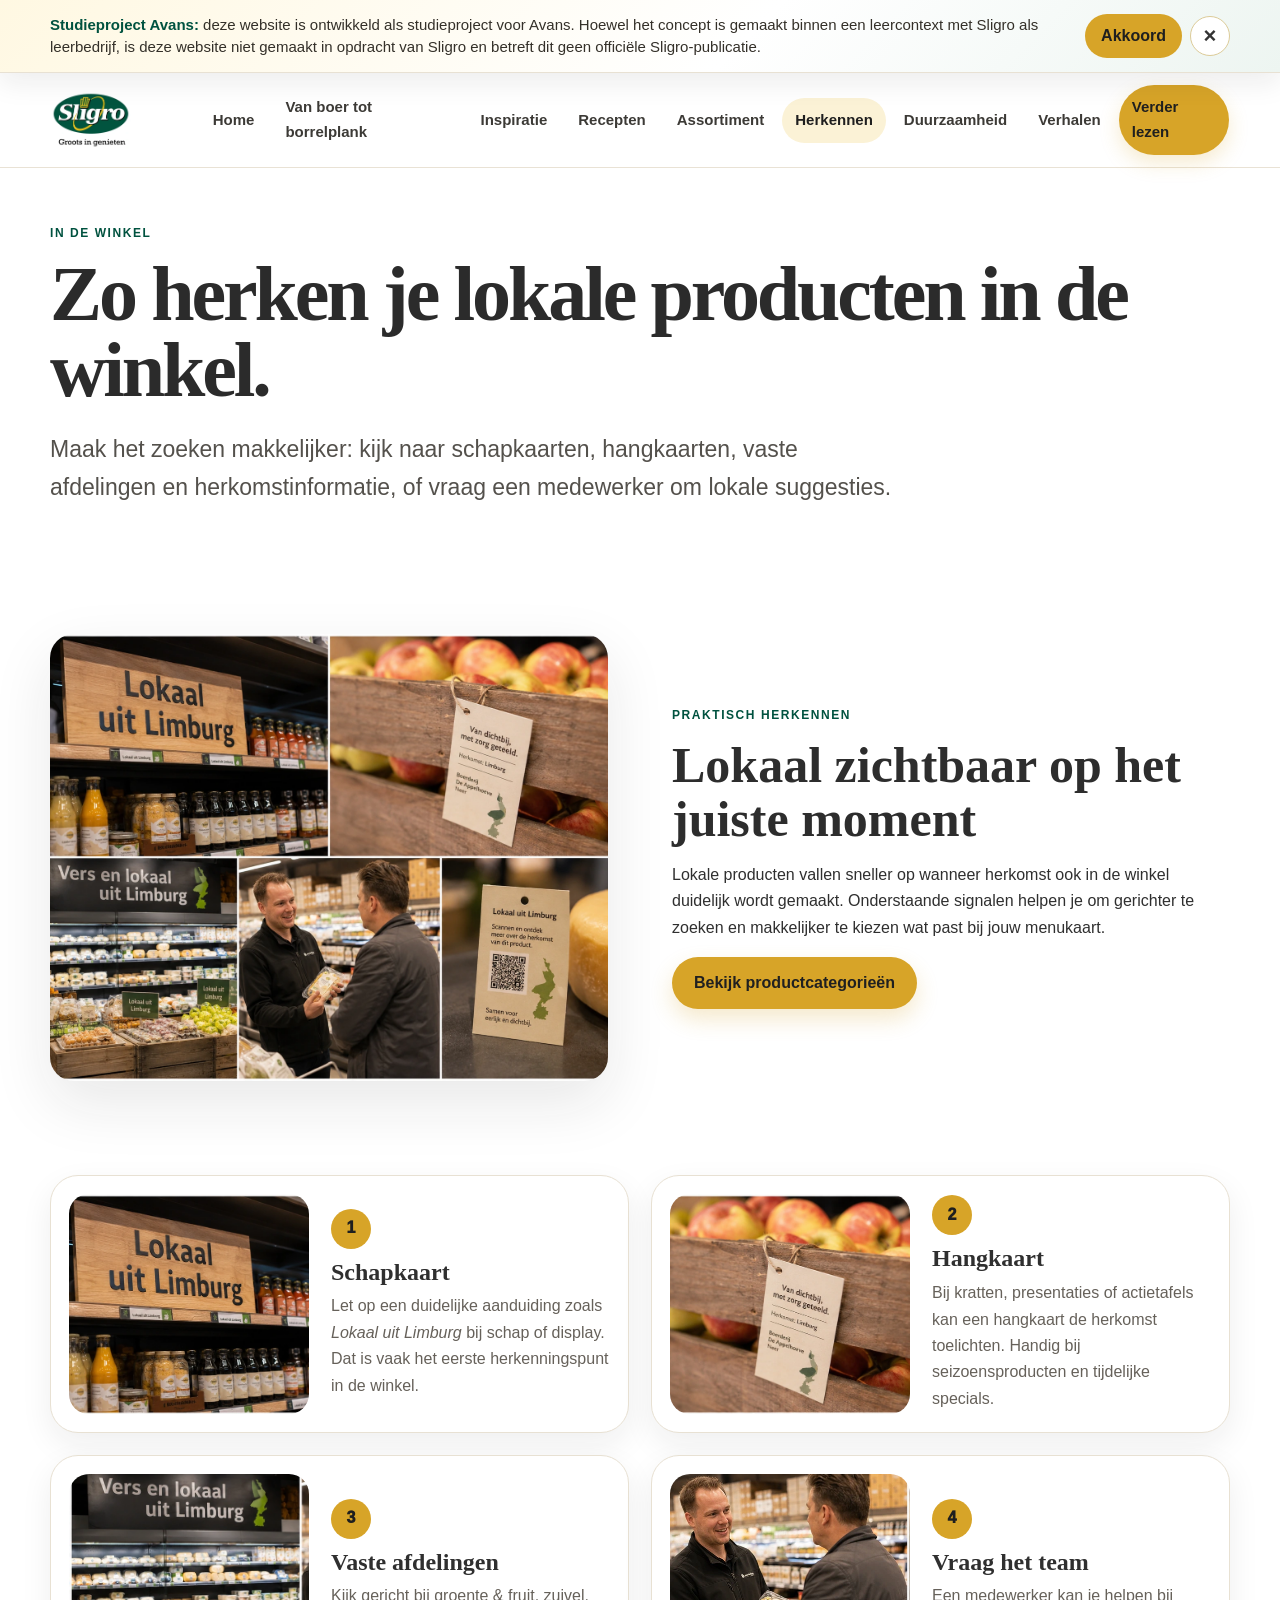
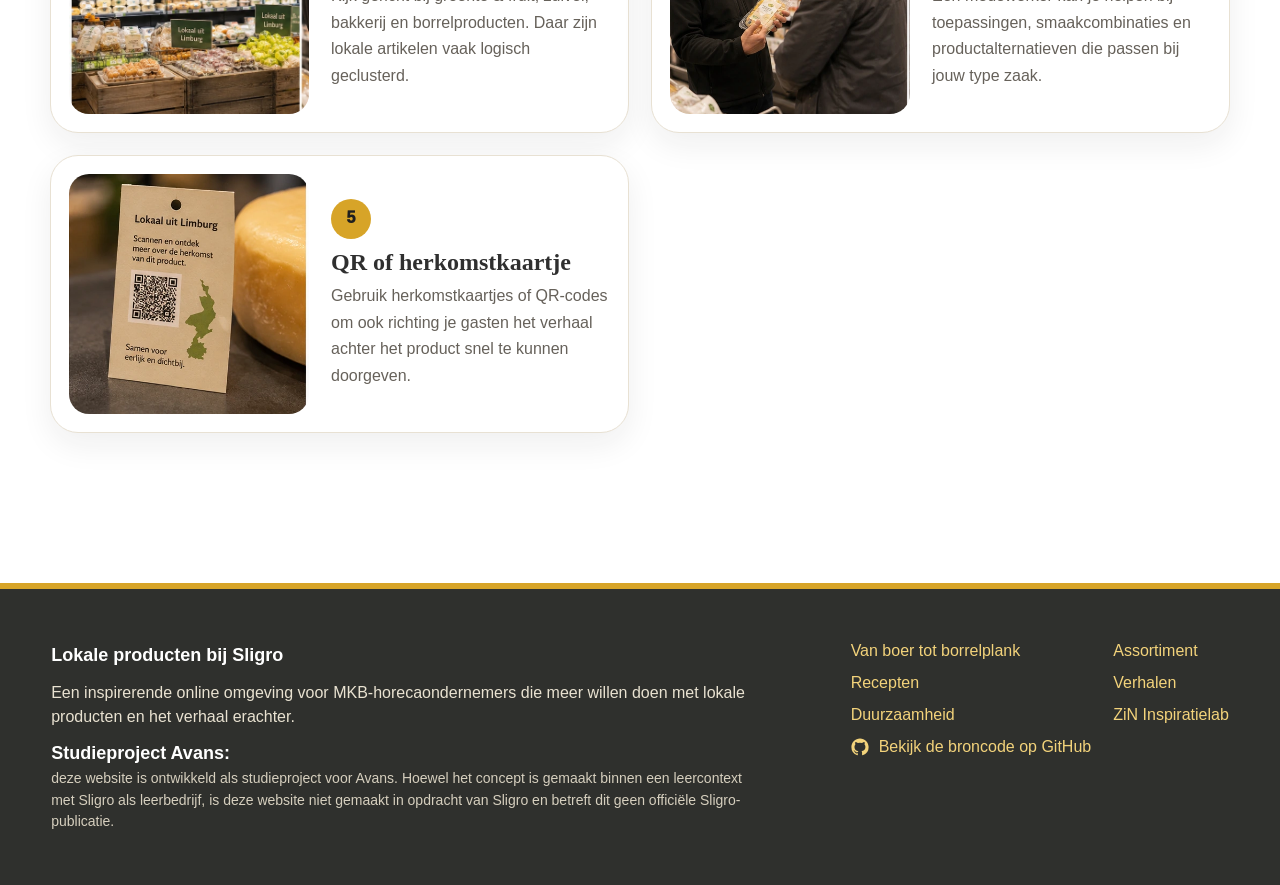
<file: herkennen.html>
<!doctype html>
<html lang="nl">
<head>
  <meta charset="utf-8"><meta name="viewport" content="width=device-width, initial-scale=1">
  <title>Herkennen in de winkel | Lokale producten bij Sligro</title>
  <meta name="description" content="Zo herken je lokale producten in de winkel: schapkaarten, hangkaarten, vaste afdelingen, medewerkers en QR-kaarten.">
  <link rel="icon" href="assets/favicon.ico">
  <link rel="stylesheet" href="styles.css">
</head>
<body>
<header class="site-header">
  <a class="brand" href="index.html" aria-label="Naar homepage"><img src="assets/sligro-logo-header.webp" alt="Sligro"></a>
  <button class="nav-toggle" aria-label="Menu openen" aria-expanded="false">☰</button>
  <nav class="main-nav" aria-label="Hoofdnavigatie">
    <a href="index.html">Home</a><a href="van-boer-tot-borrelplank.html">Van boer tot borrelplank</a><a href="inspiratie.html">Inspiratie</a><a href="recepten.html">Recepten</a><a href="assortiment.html">Assortiment</a><a href="herkennen.html" class="active">Herkennen</a><a href="duurzaamheid.html">Duurzaamheid</a><a href="verhalen.html">Verhalen</a><a class="nav-cta" href="contact.html">Verder lezen</a>
  </nav>
</header>
<main>
  <section class="page-hero"><p class="eyebrow">In de winkel</p><h1>Zo herken je lokale producten in de winkel.</h1><p class="lead">Maak het zoeken makkelijker: kijk naar schapkaarten, hangkaarten, vaste afdelingen en herkomstinformatie, of vraag een medewerker om lokale suggesties.</p></section>

  <section class="feature split">
    <img src="assets/images/herkennen-composiet.webp" alt="Visuele collage met manieren om lokale producten in de winkel te herkennen">
    <div><p class="eyebrow">Praktisch herkennen</p><h2>Lokaal zichtbaar op het juiste moment</h2><p>Lokale producten vallen sneller op wanneer herkomst ook in de winkel duidelijk wordt gemaakt. Onderstaande signalen helpen je om gerichter te zoeken en makkelijker te kiezen wat past bij jouw menukaart.</p><a class="btn primary" href="assortiment.html">Bekijk productcategorieën</a></div>
  </section>

  <section class="recognition-grid">
    <article class="recognition-card"><img src="assets/images/herkennen-schapkaart.webp" alt="Schap met bord Lokaal uit Limburg"><div><span>1</span><h2>Schapkaart</h2><p>Let op een duidelijke aanduiding zoals <em>Lokaal uit Limburg</em> bij schap of display. Dat is vaak het eerste herkenningspunt in de winkel.</p></div></article>
    <article class="recognition-card"><img src="assets/images/herkennen-hangkaart.webp" alt="Hangkaart aan krat met herkomstinformatie"><div><span>2</span><h2>Hangkaart</h2><p>Bij kratten, presentaties of actietafels kan een hangkaart de herkomst toelichten. Handig bij seizoensproducten en tijdelijke specials.</p></div></article>
    <article class="recognition-card"><img src="assets/images/herkennen-afdelingen.webp" alt="Versafdeling met lokale producten uit Limburg"><div><span>3</span><h2>Vaste afdelingen</h2><p>Kijk gericht bij groente &amp; fruit, zuivel, bakkerij en borrelproducten. Daar zijn lokale artikelen vaak logisch geclusterd.</p></div></article>
    <article class="recognition-card"><img src="assets/images/herkennen-medewerker.webp" alt="Medewerker adviseert ondernemer over lokale producten"><div><span>4</span><h2>Vraag het team</h2><p>Een medewerker kan je helpen bij toepassingen, smaakcombinaties en productalternatieven die passen bij jouw type zaak.</p></div></article>
    <article class="recognition-card"><img src="assets/images/herkennen-qr.webp" alt="Herkomstkaartje met QR-code naast lokaal product"><div><span>5</span><h2>QR of herkomstkaartje</h2><p>Gebruik herkomstkaartjes of QR-codes om ook richting je gasten het verhaal achter het product snel te kunnen doorgeven.</p></div></article>
  </section>
</main>
<footer class="site-footer">
  <div class="footer-main">
    <strong>Lokale producten bij Sligro</strong>
    <p>Een inspirerende online omgeving voor MKB-horecaondernemers die meer willen doen met lokale producten en het verhaal erachter.</p>
    <p class="footer-note"><strong>Studieproject Avans:</strong> deze website is ontwikkeld als studieproject voor Avans. Hoewel het concept is gemaakt binnen een leercontext met Sligro als leerbedrijf, is deze website niet gemaakt in opdracht van Sligro en betreft dit geen officiële Sligro-publicatie.</p>
  </div>
  <div class="footer-links">
    <a href="van-boer-tot-borrelplank.html">Van boer tot borrelplank</a><a href="assortiment.html">Assortiment</a><a href="recepten.html">Recepten</a><a href="verhalen.html">Verhalen</a><a href="duurzaamheid.html">Duurzaamheid</a><a href="https://zin.sligro.nl/" target="_blank" rel="noopener">ZiN Inspiratielab</a>
    <a class="github-link" href="https://github.com/RoelD/MarcomSligro" target="_blank" rel="noopener" aria-label="Bekijk de broncode op GitHub"><svg viewBox="0 0 24 24" aria-hidden="true" focusable="false"><path d="M12 .5C5.65.5.5 5.65.5 12a11.5 11.5 0 0 0 7.86 10.93c.58.1.79-.25.79-.56v-1.95c-3.2.69-3.88-1.36-3.88-1.36-.52-1.32-1.27-1.67-1.27-1.67-1.04-.71.08-.69.08-.69 1.15.08 1.76 1.18 1.76 1.18 1.02 1.75 2.67 1.24 3.32.95.1-.74.4-1.24.72-1.53-2.56-.29-5.25-1.28-5.25-5.68 0-1.25.45-2.28 1.18-3.08-.12-.29-.51-1.46.11-3.05 0 0 .96-.31 3.15 1.18a10.9 10.9 0 0 1 5.74 0c2.18-1.49 3.14-1.18 3.14-1.18.63 1.59.24 2.76.12 3.05.73.8 1.17 1.83 1.17 3.08 0 4.41-2.69 5.39-5.26 5.67.41.35.77 1.03.77 2.09v3.1c0 .31.21.67.8.56A11.5 11.5 0 0 0 23.5 12C23.5 5.65 18.35.5 12 .5Z"/></svg><span>Bekijk de broncode op GitHub</span></a>
  </div>
</footer>
<script src="script.js"></script>
</body>
</html>
</file>
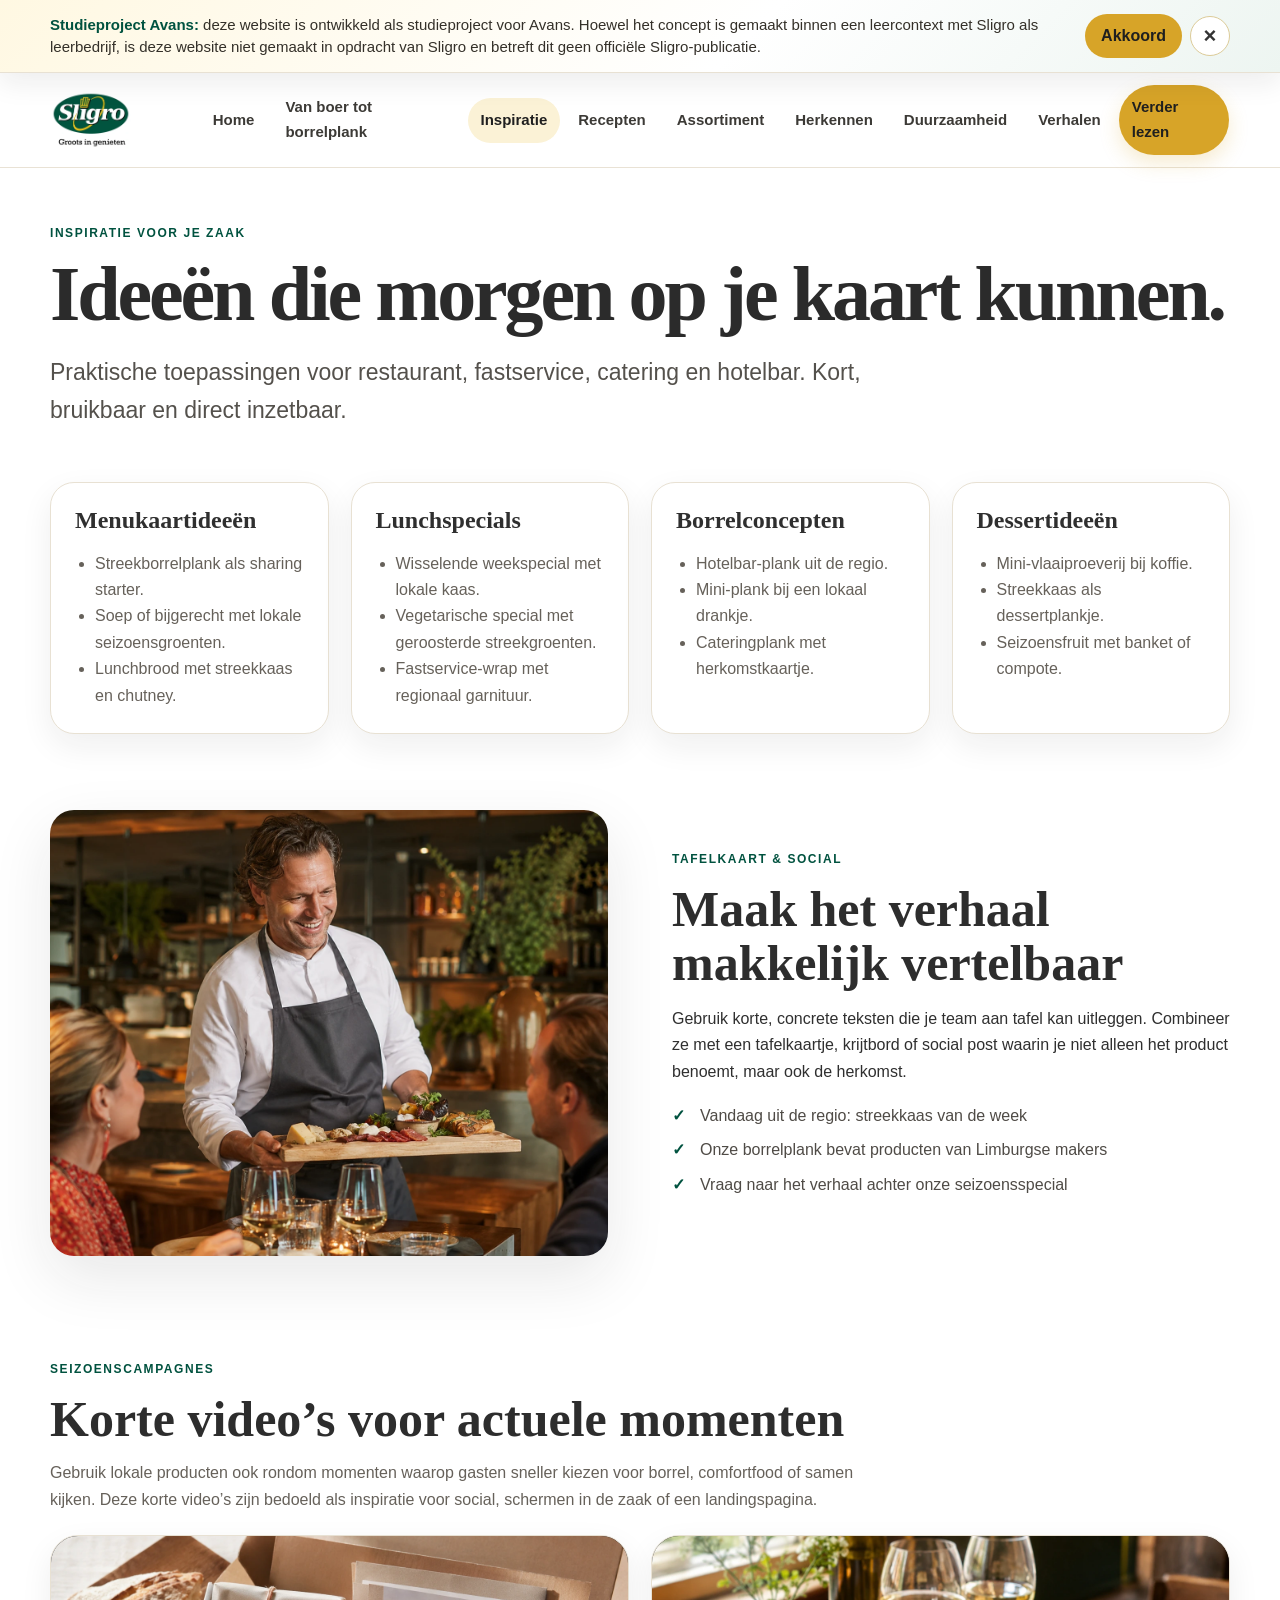
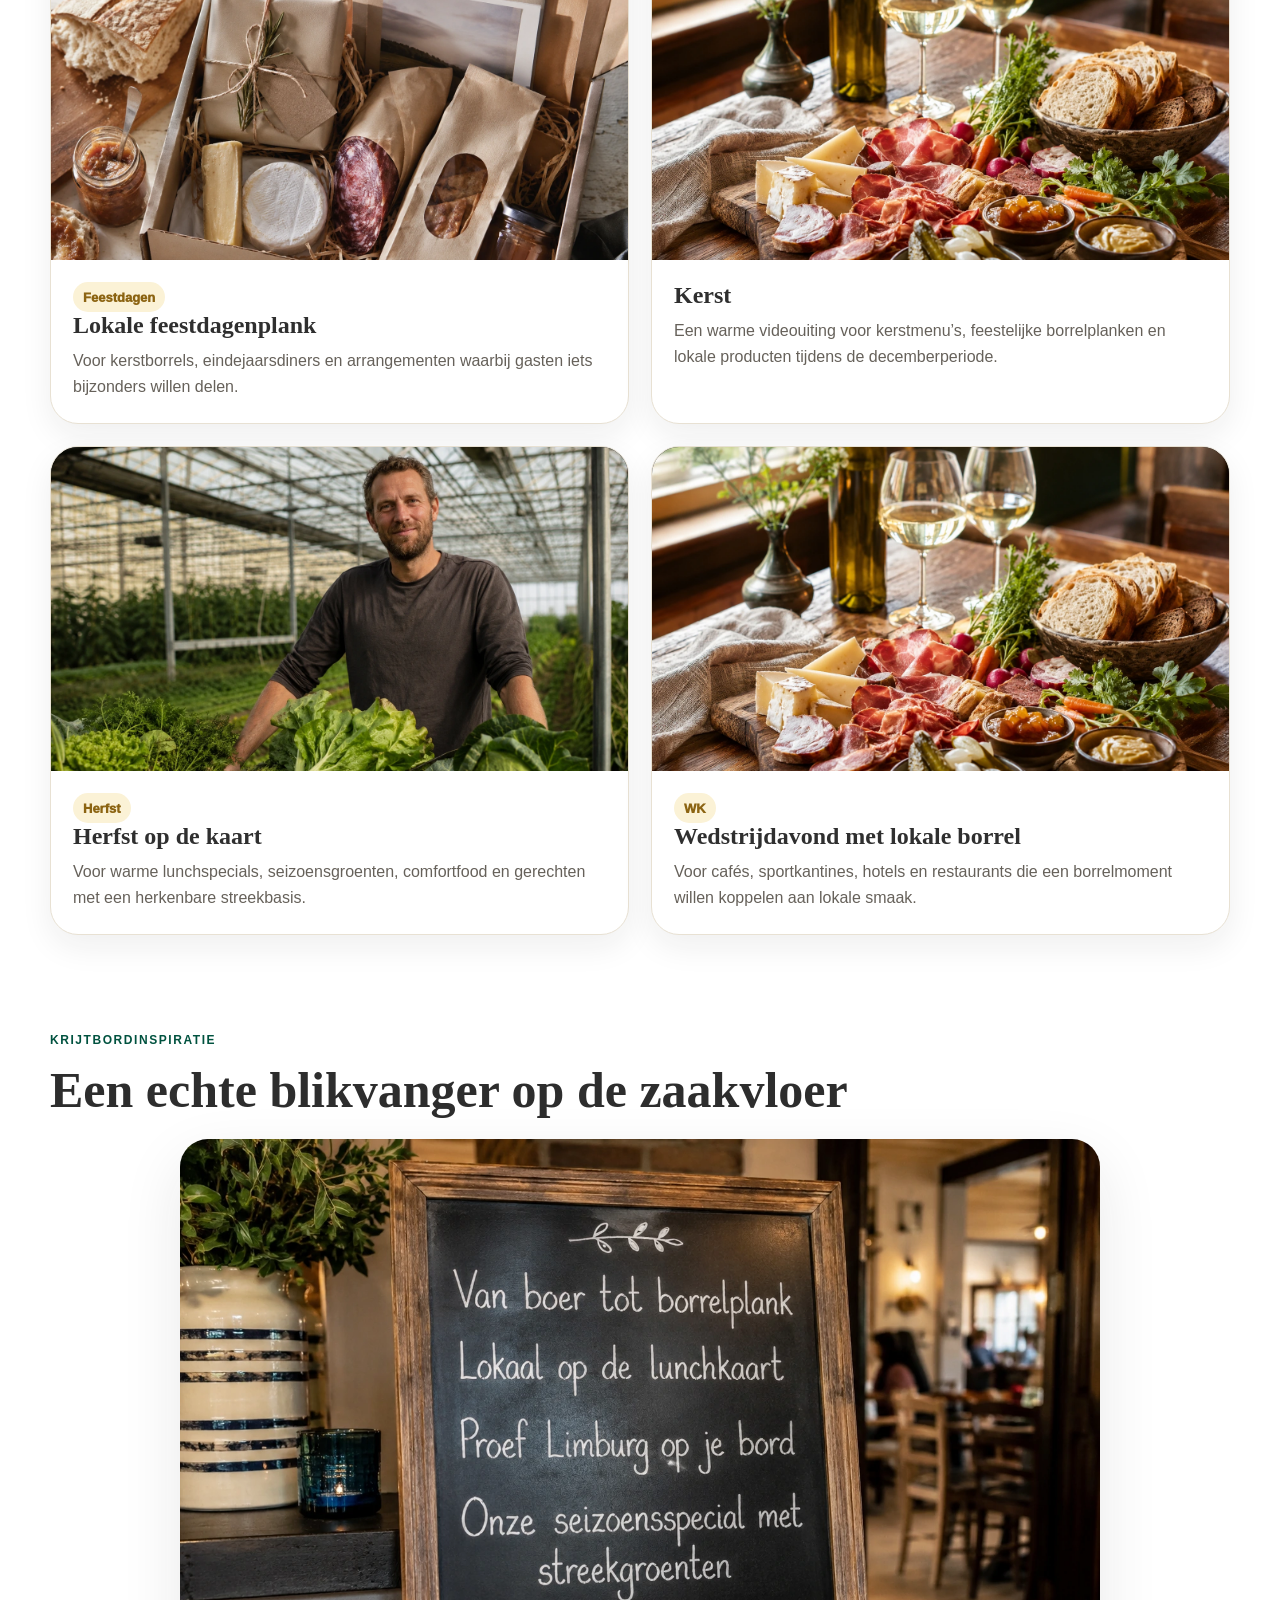
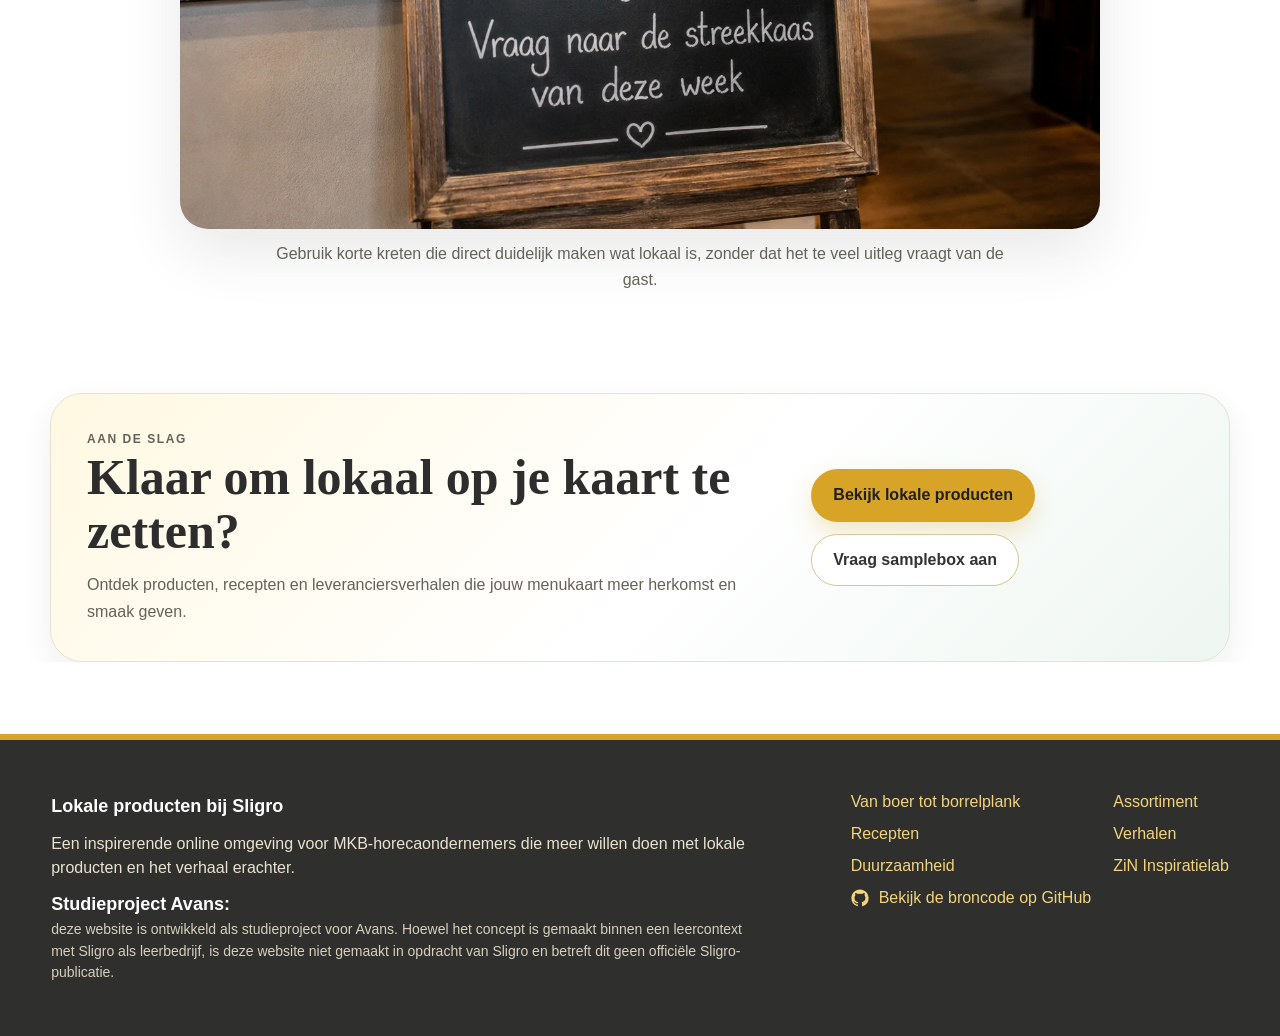
<file: inspiratie.html>
<!doctype html>
<html lang="nl">
<head>
  <meta charset="utf-8"><meta name="viewport" content="width=device-width, initial-scale=1">
  <title>Inspiratie | Lokale producten bij Sligro</title>
  <meta name="description" content="Menukaartideeën, lunchspecials, borrelconcepten, tafelkaartjes en een ultrarealistisch krijtbord voor lokale inspiratie.">
  <link rel="icon" href="assets/favicon.ico">
  <link rel="stylesheet" href="styles.css">
</head>
<body>
<header class="site-header">
  <a class="brand" href="index.html" aria-label="Naar homepage"><img src="assets/sligro-logo-header.webp" alt="Sligro"></a>
  <button class="nav-toggle" aria-label="Menu openen" aria-expanded="false">☰</button>
  <nav class="main-nav" aria-label="Hoofdnavigatie">
    <a href="index.html">Home</a><a href="van-boer-tot-borrelplank.html">Van boer tot borrelplank</a><a href="inspiratie.html" class="active">Inspiratie</a><a href="recepten.html">Recepten</a><a href="assortiment.html">Assortiment</a><a href="herkennen.html">Herkennen</a><a href="duurzaamheid.html">Duurzaamheid</a><a href="verhalen.html">Verhalen</a><a class="nav-cta" href="contact.html">Verder lezen</a>
  </nav>
</header>
<main>
  <section class="page-hero"><p class="eyebrow">Inspiratie voor je zaak</p><h1>Ideeën die morgen op je kaart kunnen.</h1><p class="lead">Praktische toepassingen voor restaurant, fastservice, catering en hotelbar. Kort, bruikbaar en direct inzetbaar.</p></section>

  <section class="cards four">
    <article class="idea"><h2>Menukaartideeën</h2><ul><li>Streekborrelplank als sharing starter.</li><li>Soep of bijgerecht met lokale seizoensgroenten.</li><li>Lunchbrood met streekkaas en chutney.</li></ul></article>
    <article class="idea"><h2>Lunchspecials</h2><ul><li>Wisselende weekspecial met lokale kaas.</li><li>Vegetarische special met geroosterde streekgroenten.</li><li>Fastservice-wrap met regionaal garnituur.</li></ul></article>
    <article class="idea" id="borrelconcepten"><h2>Borrelconcepten</h2><ul><li>Hotelbar-plank uit de regio.</li><li>Mini-plank bij een lokaal drankje.</li><li>Cateringplank met herkomstkaartje.</li></ul></article>
    <article class="idea"><h2>Dessertideeën</h2><ul><li>Mini-vlaaiproeverij bij koffie.</li><li>Streekkaas als dessertplankje.</li><li>Seizoensfruit met banket of compote.</li></ul></article>
  </section>

  <section class="feature split">
    <img src="assets/images/horecaondernemer-keuken.webp" alt="Horecaondernemer presenteert lokale borrelplank aan gasten">
    <div><p class="eyebrow">Tafelkaart & social</p><h2>Maak het verhaal makkelijk vertelbaar</h2><p>Gebruik korte, concrete teksten die je team aan tafel kan uitleggen. Combineer ze met een tafelkaartje, krijtbord of social post waarin je niet alleen het product benoemt, maar ook de herkomst.</p><ul class="check-list"><li>Vandaag uit de regio: streekkaas van de week</li><li>Onze borrelplank bevat producten van Limburgse makers</li><li>Vraag naar het verhaal achter onze seizoensspecial</li></ul></div>
  </section>



  <section class="video-section" id="seizoenscampagnes" aria-labelledby="seizoenscampagnes-title">
    <div class="section-head">
      <p class="eyebrow">Seizoenscampagnes</p>
      <h2 id="seizoenscampagnes-title">Korte video’s voor actuele momenten</h2>
      <p>Gebruik lokale producten ook rondom momenten waarop gasten sneller kiezen voor borrel, comfortfood of samen kijken. Deze korte video’s zijn bedoeld als inspiratie voor social, schermen in de zaak of een landingspagina.</p>
    </div>
    <div class="video-grid">
      <article class="video-card">
        <div class="video-frame">
          <video class="js-autoplay-video" muted loop playsinline preload="metadata" controls poster="assets/images/samplebox-lokaal.webp" aria-label="Reclamevideo voor feestdagen met lokale producten">
            <source src="assets/videos/reclamevideo-feestdagen.mp4" type="video/mp4">
            Je browser ondersteunt deze video niet.
          </video>
        </div>
        <div class="video-card__body">
          <span class="label">Feestdagen</span>
          <h3>Lokale feestdagenplank</h3>
          <p>Voor kerstborrels, eindejaarsdiners en arrangementen waarbij gasten iets bijzonders willen delen.</p>
        </div>
      </article>
      <article class="video-card">
        <div class="video-frame">
          <video class="js-autoplay-video" muted loop playsinline preload="metadata" controls poster="assets/images/borrelplank.webp" aria-label="Kerstvideo met lokale producten voor horecaondernemers">
            <source src="assets/videos/reclamevideo-kerst.mp4" type="video/mp4">
            Je browser ondersteunt deze video niet.
          </video>
        </div>
        <div class="video-card__body">
          <h3>Kerst</h3>
          <p>Een warme videouiting voor kerstmenu’s, feestelijke borrelplanken en lokale producten tijdens de decemberperiode.</p>
        </div>
      </article>
      <article class="video-card">
        <div class="video-frame">
          <video class="js-autoplay-video" muted loop playsinline preload="metadata" controls poster="assets/images/seizoensgroenten.webp" aria-label="Reclamevideo voor de herfst met lokale producten">
            <source src="assets/videos/reclamevideo-herfst.mp4" type="video/mp4">
            Je browser ondersteunt deze video niet.
          </video>
        </div>
        <div class="video-card__body">
          <span class="label">Herfst</span>
          <h3>Herfst op de kaart</h3>
          <p>Voor warme lunchspecials, seizoensgroenten, comfortfood en gerechten met een herkenbare streekbasis.</p>
        </div>
      </article>
      <article class="video-card">
        <div class="video-frame">
          <video class="js-autoplay-video" muted loop playsinline preload="metadata" controls poster="assets/images/lokale-borrelplank.webp" aria-label="Reclamevideo voor het WK met lokale producten">
            <source src="assets/videos/reclamevideo-wk.mp4" type="video/mp4">
            Je browser ondersteunt deze video niet.
          </video>
        </div>
        <div class="video-card__body">
          <span class="label">WK</span>
          <h3>Wedstrijdavond met lokale borrel</h3>
          <p>Voor cafés, sportkantines, hotels en restaurants die een borrelmoment willen koppelen aan lokale smaak.</p>
        </div>
      </article>
    </div>
  </section>

  <section class="chalk-section">
    <div class="section-head"><p class="eyebrow">Krijtbordinspiratie</p><h2>Een echte blikvanger op de zaakvloer</h2></div>
    <figure class="chalkboard-photo">
      <img src="assets/images/krijtbord-lokaal.webp" alt="Ultrarealistisch krijtbord in restaurantsetting met lokale boodschappen">
      <figcaption>Gebruik korte kreten die direct duidelijk maken wat lokaal is, zonder dat het te veel uitleg vraagt van de gast.</figcaption>
    </figure>
  </section>

  <section class="cta-panel" aria-label="Aan de slag met lokaal">
    <div>
      <p class="eyebrow">Aan de slag</p>
      <h2>Klaar om lokaal op je kaart te zetten?</h2>
      <p>Ontdek producten, recepten en leveranciersverhalen die jouw menukaart meer herkomst en smaak geven.</p>
    </div>
    <div class="button-row"><a class="btn primary" href="assortiment.html">Bekijk lokale producten</a><a class="btn secondary" href="contact.html#samplebox">Vraag samplebox aan</a></div>
  </section>
</main>
<footer class="site-footer">
  <div class="footer-main">
    <strong>Lokale producten bij Sligro</strong>
    <p>Een inspirerende online omgeving voor MKB-horecaondernemers die meer willen doen met lokale producten en het verhaal erachter.</p>
    <p class="footer-note"><strong>Studieproject Avans:</strong> deze website is ontwikkeld als studieproject voor Avans. Hoewel het concept is gemaakt binnen een leercontext met Sligro als leerbedrijf, is deze website niet gemaakt in opdracht van Sligro en betreft dit geen officiële Sligro-publicatie.</p>
  </div>
  <div class="footer-links">
    <a href="van-boer-tot-borrelplank.html">Van boer tot borrelplank</a><a href="assortiment.html">Assortiment</a><a href="recepten.html">Recepten</a><a href="verhalen.html">Verhalen</a><a href="duurzaamheid.html">Duurzaamheid</a><a href="https://zin.sligro.nl/" target="_blank" rel="noopener">ZiN Inspiratielab</a>
    <a class="github-link" href="https://github.com/RoelD/MarcomSligro" target="_blank" rel="noopener" aria-label="Bekijk de broncode op GitHub"><svg viewBox="0 0 24 24" aria-hidden="true" focusable="false"><path d="M12 .5C5.65.5.5 5.65.5 12a11.5 11.5 0 0 0 7.86 10.93c.58.1.79-.25.79-.56v-1.95c-3.2.69-3.88-1.36-3.88-1.36-.52-1.32-1.27-1.67-1.27-1.67-1.04-.71.08-.69.08-.69 1.15.08 1.76 1.18 1.76 1.18 1.02 1.75 2.67 1.24 3.32.95.1-.74.4-1.24.72-1.53-2.56-.29-5.25-1.28-5.25-5.68 0-1.25.45-2.28 1.18-3.08-.12-.29-.51-1.46.11-3.05 0 0 .96-.31 3.15 1.18a10.9 10.9 0 0 1 5.74 0c2.18-1.49 3.14-1.18 3.14-1.18.63 1.59.24 2.76.12 3.05.73.8 1.17 1.83 1.17 3.08 0 4.41-2.69 5.39-5.26 5.67.41.35.77 1.03.77 2.09v3.1c0 .31.21.67.8.56A11.5 11.5 0 0 0 23.5 12C23.5 5.65 18.35.5 12 .5Z"/></svg><span>Bekijk de broncode op GitHub</span></a>
  </div>
</footer>
<script src="script.js"></script>
</body>
</html>
</file>
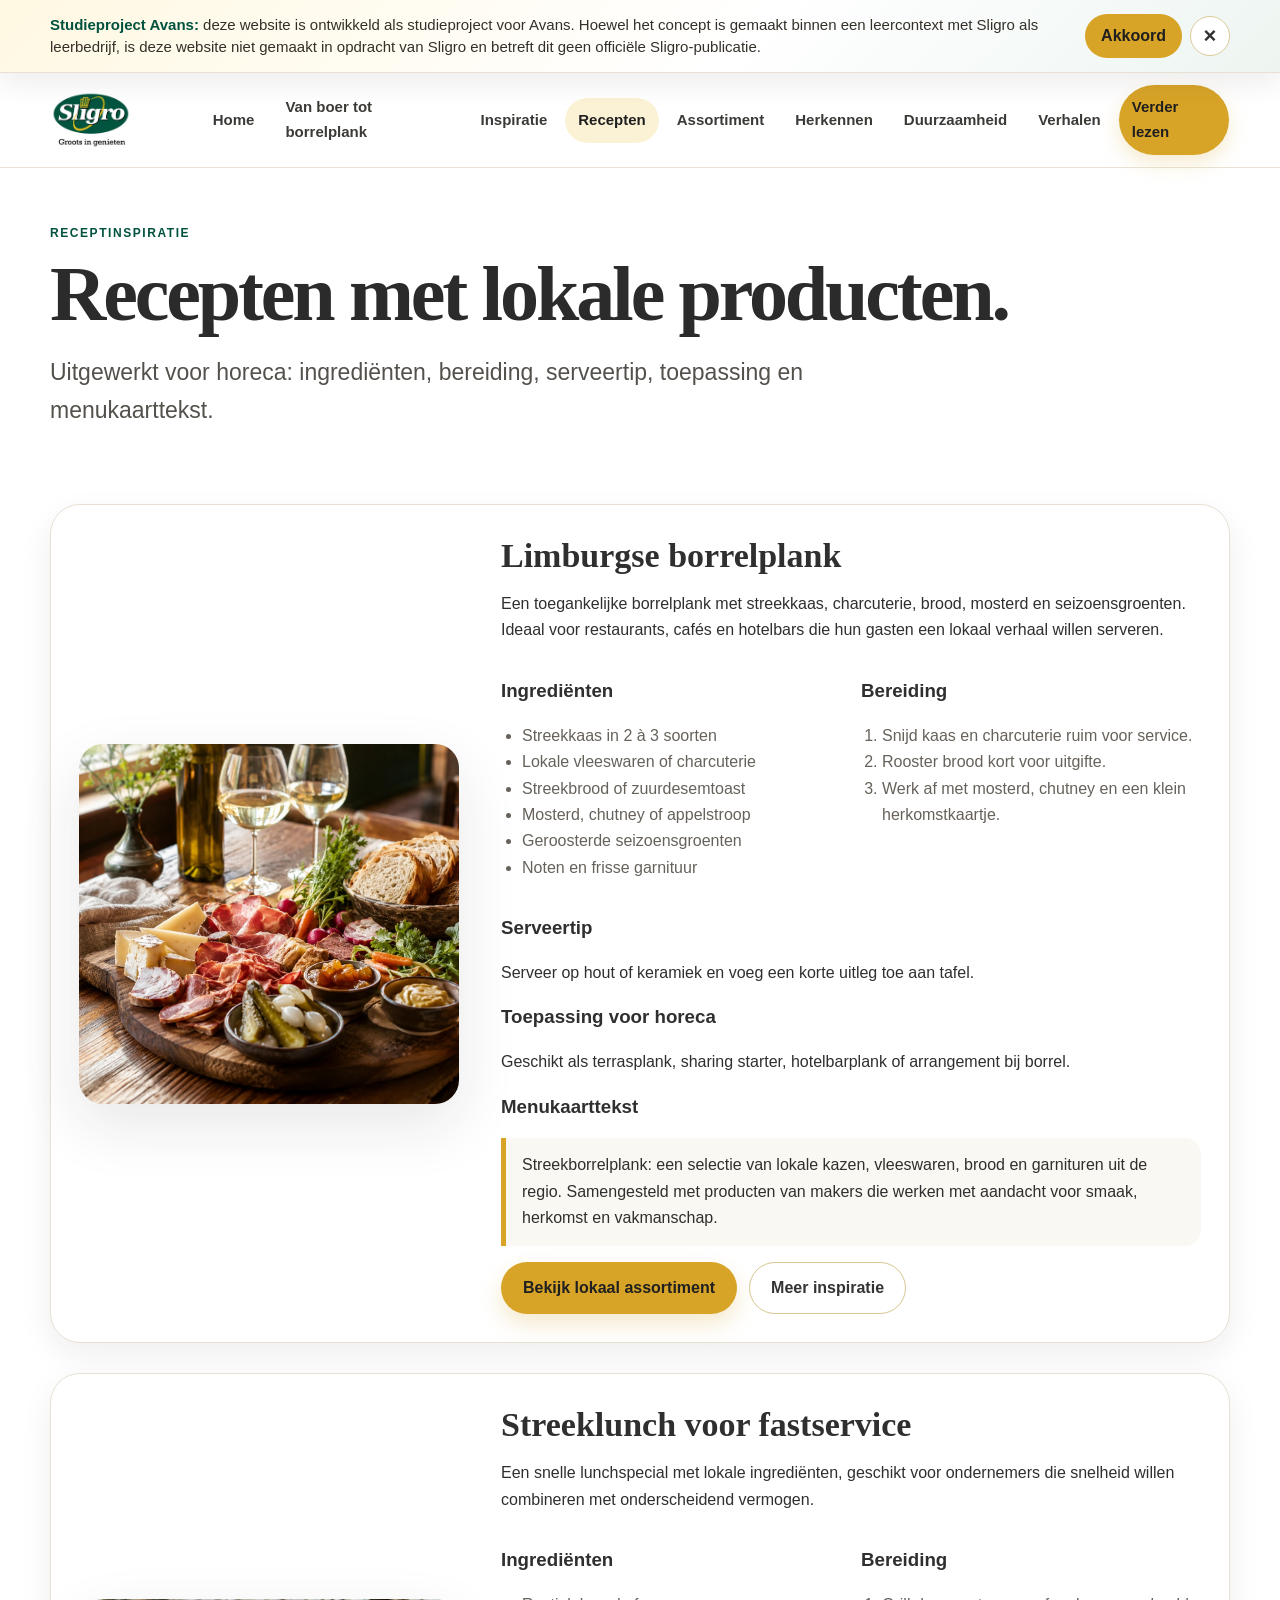
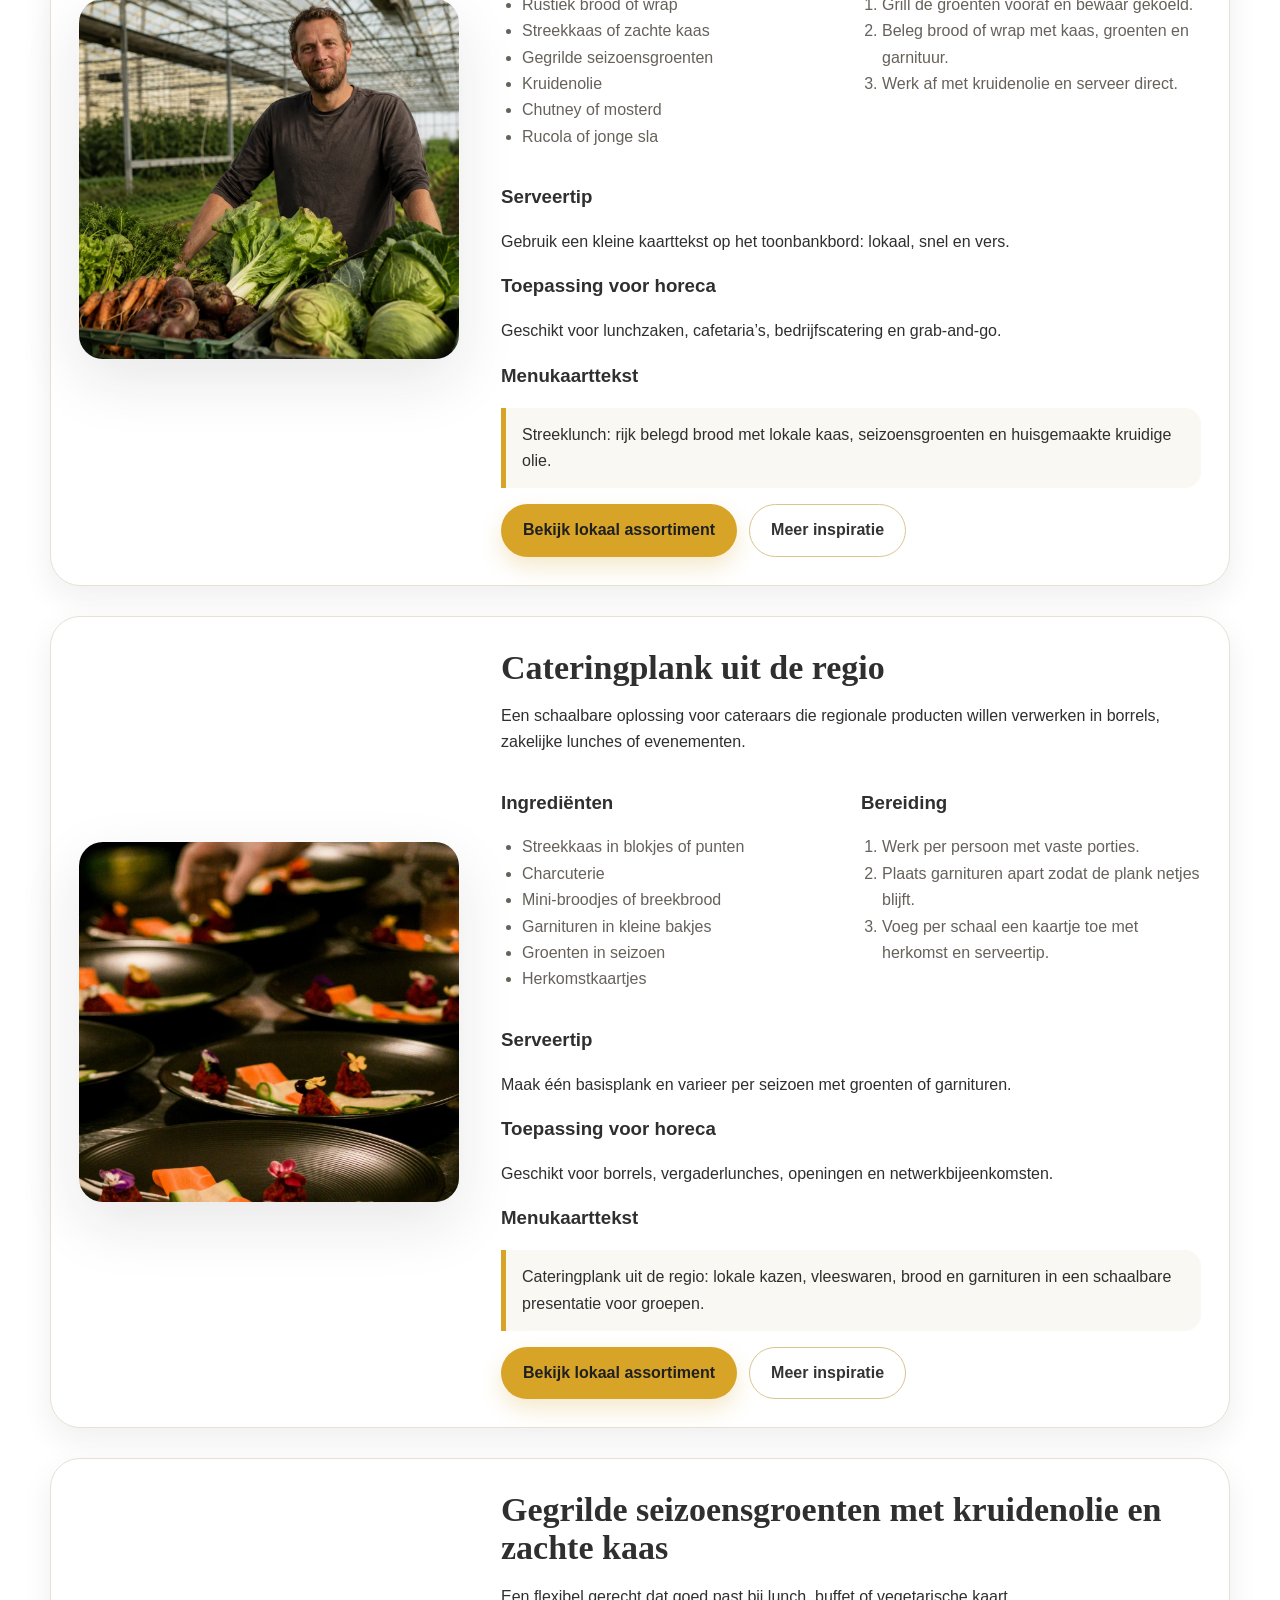
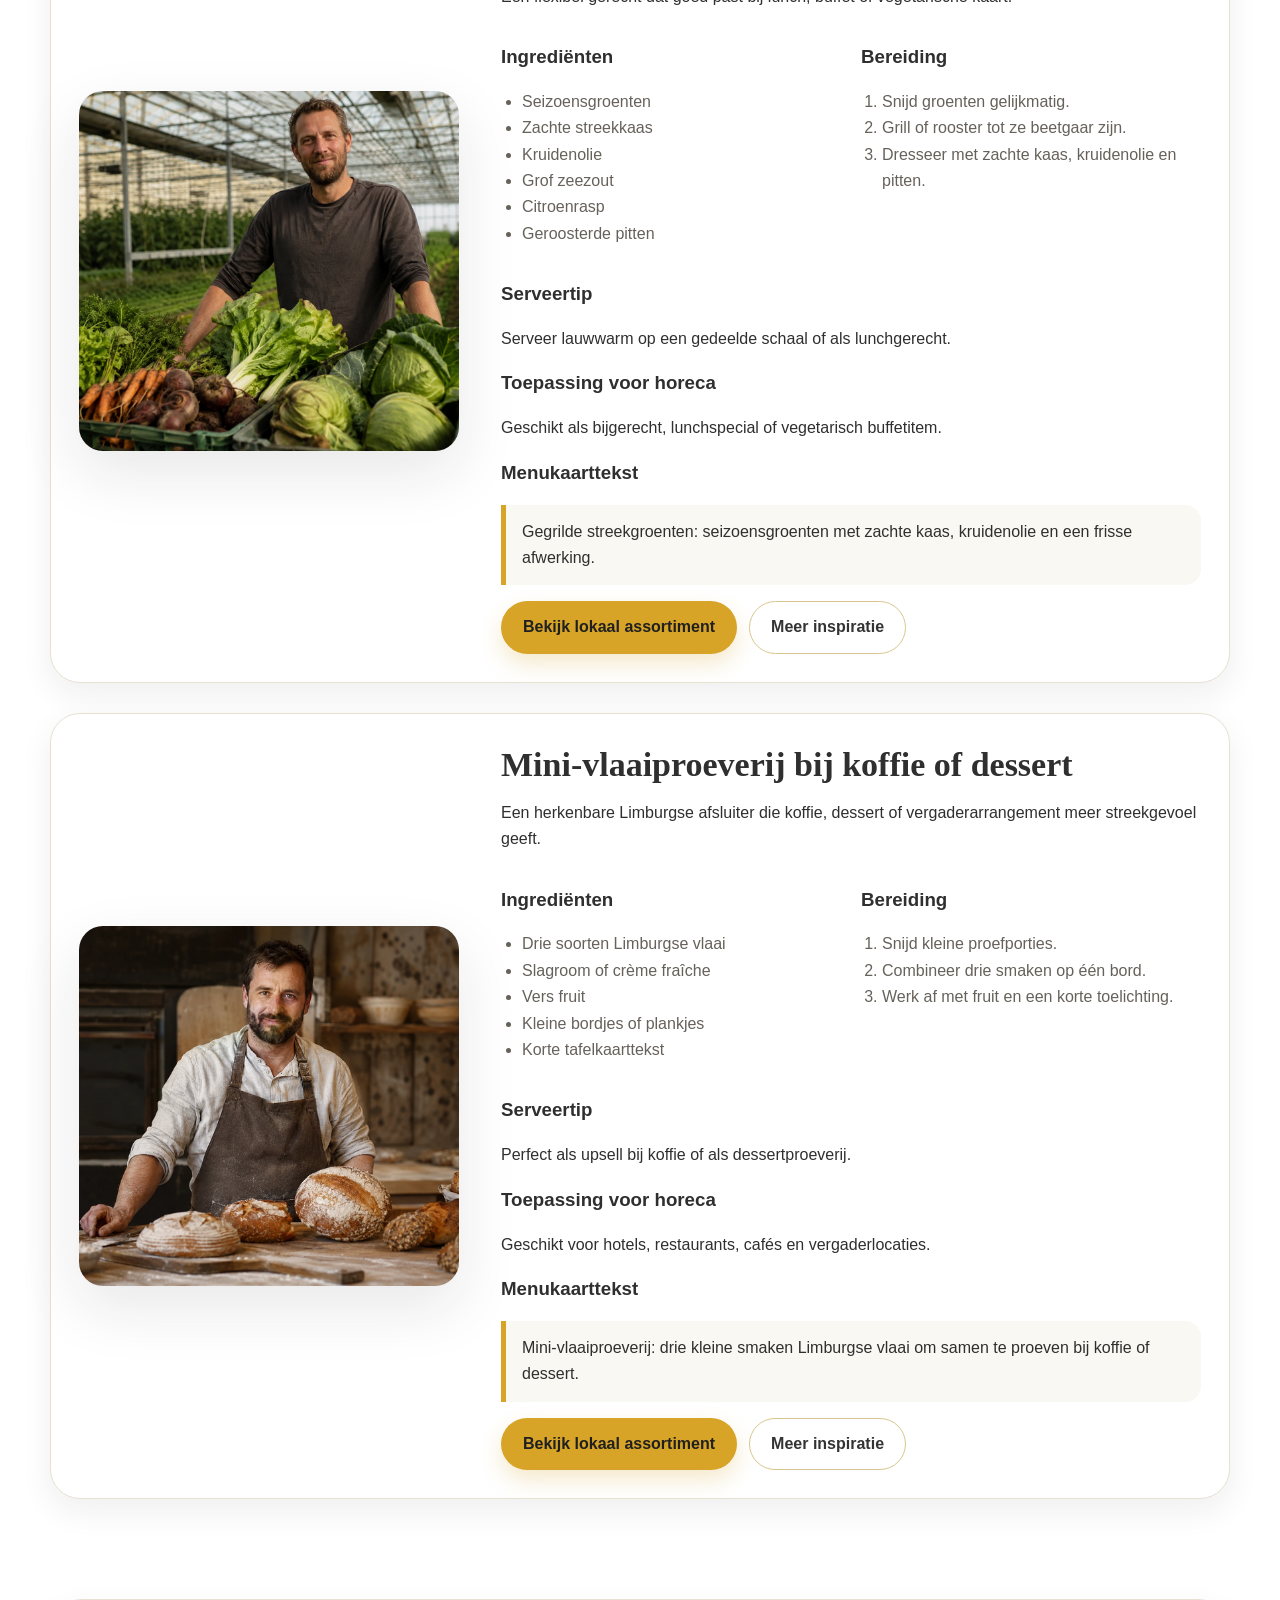
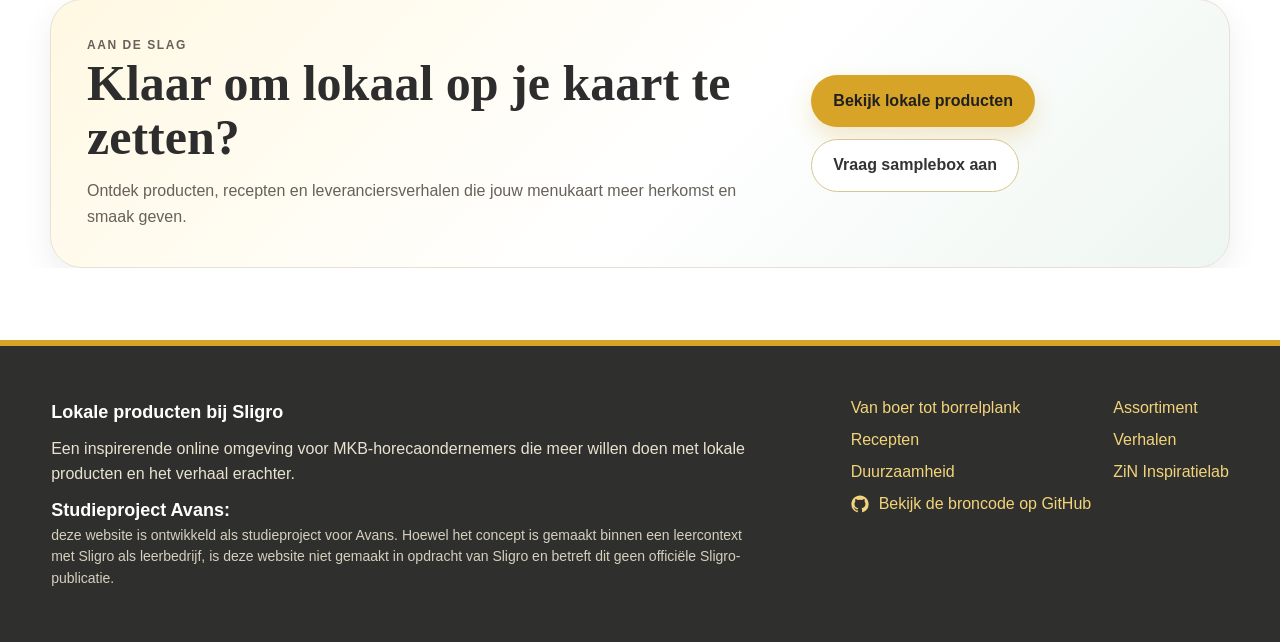
<file: recepten.html>
<!DOCTYPE html>

<html lang="nl">
<head>
<meta charset="utf-8"/><meta content="width=device-width, initial-scale=1" name="viewport"/>
<title>Recepten | Lokale producten bij Sligro</title>
<meta content="Uitgewerkte recepten met lokale producten voor horecaondernemers." name="description"/>
<link href="assets/favicon.ico" rel="icon"/>
<link href="styles.css" rel="stylesheet"/>
</head>
<body>
<header class="site-header">
<a aria-label="Naar homepage" class="brand" href="index.html"><img alt="Sligro" src="assets/sligro-logo-header.webp"/></a>
<button aria-expanded="false" aria-label="Menu openen" class="nav-toggle">☰</button>
<nav aria-label="Hoofdnavigatie" class="main-nav">
<a class="" href="index.html">Home</a><a class="" href="van-boer-tot-borrelplank.html">Van boer tot borrelplank</a><a class="" href="inspiratie.html">Inspiratie</a><a class="active" href="recepten.html">Recepten</a><a class="" href="assortiment.html">Assortiment</a><a class="" href="herkennen.html">Herkennen</a><a class="" href="duurzaamheid.html">Duurzaamheid</a><a class="" href="verhalen.html">Verhalen</a><a class="nav-cta" href="contact.html">Verder lezen</a>
</nav>
</header>
<main><section class="page-hero"><p class="eyebrow">Receptinspiratie</p><h1>Recepten met lokale producten.</h1><p class="lead">Uitgewerkt voor horeca: ingrediënten, bereiding, serveertip, toepassing en menukaarttekst.</p></section><section class="recipes"><article class="recipe" id="limburgse-borrelplank"><img alt="Limburgse borrelplank met lokale producten" src="assets/images/borrelplank.webp"/><div><h2>Limburgse borrelplank</h2><p>Een toegankelijke borrelplank met streekkaas, charcuterie, brood, mosterd en seizoensgroenten. Ideaal voor restaurants, cafés en hotelbars die hun gasten een lokaal verhaal willen serveren.</p><div class="recipe-grid"><section><h3>Ingrediënten</h3><ul><li>Streekkaas in 2 à 3 soorten</li><li>Lokale vleeswaren of charcuterie</li><li>Streekbrood of zuurdesemtoast</li><li>Mosterd, chutney of appelstroop</li><li>Geroosterde seizoensgroenten</li><li>Noten en frisse garnituur</li></ul></section><section><h3>Bereiding</h3><ol><li>Snijd kaas en charcuterie ruim voor service.</li><li>Rooster brood kort voor uitgifte.</li><li>Werk af met mosterd, chutney en een klein herkomstkaartje.</li></ol></section></div><h3>Serveertip</h3><p>Serveer op hout of keramiek en voeg een korte uitleg toe aan tafel.</p><h3>Toepassing voor horeca</h3><p>Geschikt als terrasplank, sharing starter, hotelbarplank of arrangement bij borrel.</p><h3>Menukaarttekst</h3><p class="menu-text">Streekborrelplank: een selectie van lokale kazen, vleeswaren, brood en garnituren uit de regio. Samengesteld met producten van makers die werken met aandacht voor smaak, herkomst en vakmanschap.</p><div class="button-row"><a class="btn primary" href="assortiment.html">Bekijk lokaal assortiment</a><a class="btn secondary" href="inspiratie.html">Meer inspiratie</a></div></div></article><article class="recipe" id="streeklunch-fastservice"><img alt="Streeklunch met seizoensgroenten en zachte kaas" src="assets/images/seizoensgroenten.webp"/><div><h2>Streeklunch voor fastservice</h2><p>Een snelle lunchspecial met lokale ingrediënten, geschikt voor ondernemers die snelheid willen combineren met onderscheidend vermogen.</p><div class="recipe-grid"><section><h3>Ingrediënten</h3><ul><li>Rustiek brood of wrap</li><li>Streekkaas of zachte kaas</li><li>Gegrilde seizoensgroenten</li><li>Kruidenolie</li><li>Chutney of mosterd</li><li>Rucola of jonge sla</li></ul></section><section><h3>Bereiding</h3><ol><li>Grill de groenten vooraf en bewaar gekoeld.</li><li>Beleg brood of wrap met kaas, groenten en garnituur.</li><li>Werk af met kruidenolie en serveer direct.</li></ol></section></div><h3>Serveertip</h3><p>Gebruik een kleine kaarttekst op het toonbankbord: lokaal, snel en vers.</p><h3>Toepassing voor horeca</h3><p>Geschikt voor lunchzaken, cafetaria’s, bedrijfscatering en grab-and-go.</p><h3>Menukaarttekst</h3><p class="menu-text">Streeklunch: rijk belegd brood met lokale kaas, seizoensgroenten en huisgemaakte kruidige olie.</p><div class="button-row"><a class="btn primary" href="assortiment.html">Bekijk lokaal assortiment</a><a class="btn secondary" href="inspiratie.html">Meer inspiratie</a></div></div></article><article class="recipe" id="cateringplank-regio"><img alt="Cateringplank en proeverij met lokale producten in horeca-opmaak" src="assets/images/proeverij.webp"/><div><h2>Cateringplank uit de regio</h2><p>Een schaalbare oplossing voor cateraars die regionale producten willen verwerken in borrels, zakelijke lunches of evenementen.</p><div class="recipe-grid"><section><h3>Ingrediënten</h3><ul><li>Streekkaas in blokjes of punten</li><li>Charcuterie</li><li>Mini-broodjes of breekbrood</li><li>Garnituren in kleine bakjes</li><li>Groenten in seizoen</li><li>Herkomstkaartjes</li></ul></section><section><h3>Bereiding</h3><ol><li>Werk per persoon met vaste porties.</li><li>Plaats garnituren apart zodat de plank netjes blijft.</li><li>Voeg per schaal een kaartje toe met herkomst en serveertip.</li></ol></section></div><h3>Serveertip</h3><p>Maak één basisplank en varieer per seizoen met groenten of garnituren.</p><h3>Toepassing voor horeca</h3><p>Geschikt voor borrels, vergaderlunches, openingen en netwerkbijeenkomsten.</p><h3>Menukaarttekst</h3><p class="menu-text">Cateringplank uit de regio: lokale kazen, vleeswaren, brood en garnituren in een schaalbare presentatie voor groepen.</p><div class="button-row"><a class="btn primary" href="assortiment.html">Bekijk lokaal assortiment</a><a class="btn secondary" href="inspiratie.html">Meer inspiratie</a></div></div></article><article class="recipe" id="gegrilde-seizoensgroenten"><img alt="Gegrilde seizoensgroenten met kruidenolie en zachte kaas met lokale producten" src="assets/images/seizoensgroenten.webp"/><div><h2>Gegrilde seizoensgroenten met kruidenolie en zachte kaas</h2><p>Een flexibel gerecht dat goed past bij lunch, buffet of vegetarische kaart.</p><div class="recipe-grid"><section><h3>Ingrediënten</h3><ul><li>Seizoensgroenten</li><li>Zachte streekkaas</li><li>Kruidenolie</li><li>Grof zeezout</li><li>Citroenrasp</li><li>Geroosterde pitten</li></ul></section><section><h3>Bereiding</h3><ol><li>Snijd groenten gelijkmatig.</li><li>Grill of rooster tot ze beetgaar zijn.</li><li>Dresseer met zachte kaas, kruidenolie en pitten.</li></ol></section></div><h3>Serveertip</h3><p>Serveer lauwwarm op een gedeelde schaal of als lunchgerecht.</p><h3>Toepassing voor horeca</h3><p>Geschikt als bijgerecht, lunchspecial of vegetarisch buffetitem.</p><h3>Menukaarttekst</h3><p class="menu-text">Gegrilde streekgroenten: seizoensgroenten met zachte kaas, kruidenolie en een frisse afwerking.</p><div class="button-row"><a class="btn primary" href="assortiment.html">Bekijk lokaal assortiment</a><a class="btn secondary" href="inspiratie.html">Meer inspiratie</a></div></div></article><article class="recipe" id="mini-vlaaiproeverij"><img alt="Mini-vlaaiproeverij bij koffie of dessert met lokale producten" src="assets/images/vlaai.webp"/><div><h2>Mini-vlaaiproeverij bij koffie of dessert</h2><p>Een herkenbare Limburgse afsluiter die koffie, dessert of vergaderarrangement meer streekgevoel geeft.</p><div class="recipe-grid"><section><h3>Ingrediënten</h3><ul><li>Drie soorten Limburgse vlaai</li><li>Slagroom of crème fraîche</li><li>Vers fruit</li><li>Kleine bordjes of plankjes</li><li>Korte tafelkaarttekst</li></ul></section><section><h3>Bereiding</h3><ol><li>Snijd kleine proefporties.</li><li>Combineer drie smaken op één bord.</li><li>Werk af met fruit en een korte toelichting.</li></ol></section></div><h3>Serveertip</h3><p>Perfect als upsell bij koffie of als dessertproeverij.</p><h3>Toepassing voor horeca</h3><p>Geschikt voor hotels, restaurants, cafés en vergaderlocaties.</p><h3>Menukaarttekst</h3><p class="menu-text">Mini-vlaaiproeverij: drie kleine smaken Limburgse vlaai om samen te proeven bij koffie of dessert.</p><div class="button-row"><a class="btn primary" href="assortiment.html">Bekijk lokaal assortiment</a><a class="btn secondary" href="inspiratie.html">Meer inspiratie</a></div></div></article></section><section aria-label="Aan de slag met lokaal" class="cta-panel">
<div>
<p class="eyebrow">Aan de slag</p>
<h2>Klaar om lokaal op je kaart te zetten?</h2>
<p>Ontdek producten, recepten en leveranciersverhalen die jouw menukaart meer herkomst en smaak geven.</p>
</div>
<div class="button-row"><a class="btn primary" href="assortiment.html">Bekijk lokale producten</a><a class="btn secondary" href="contact.html#samplebox">Vraag samplebox aan</a></div>
</section></main>
<footer class="site-footer">
  <div class="footer-main">
    <strong>Lokale producten bij Sligro</strong>
    <p>Een inspirerende online omgeving voor MKB-horecaondernemers die meer willen doen met lokale producten en het verhaal erachter.</p>
    <p class="footer-note"><strong>Studieproject Avans:</strong> deze website is ontwikkeld als studieproject voor Avans. Hoewel het concept is gemaakt binnen een leercontext met Sligro als leerbedrijf, is deze website niet gemaakt in opdracht van Sligro en betreft dit geen officiële Sligro-publicatie.</p>
  </div>
  <div class="footer-links">
    <a href="van-boer-tot-borrelplank.html">Van boer tot borrelplank</a>
    <a href="assortiment.html">Assortiment</a>
    <a href="recepten.html">Recepten</a>
    <a href="verhalen.html">Verhalen</a>
    <a href="duurzaamheid.html">Duurzaamheid</a>
    <a href="https://zin.sligro.nl/" target="_blank" rel="noopener">ZiN Inspiratielab</a>
    <a class="github-link" href="https://github.com/RoelD/MarcomSligro" target="_blank" rel="noopener" aria-label="Bekijk de broncode op GitHub">
      <svg viewBox="0 0 24 24" aria-hidden="true" focusable="false"><path d="M12 .5C5.65.5.5 5.65.5 12a11.5 11.5 0 0 0 7.86 10.93c.58.1.79-.25.79-.56v-1.95c-3.2.69-3.88-1.36-3.88-1.36-.52-1.32-1.27-1.67-1.27-1.67-1.04-.71.08-.69.08-.69 1.15.08 1.76 1.18 1.76 1.18 1.02 1.75 2.67 1.24 3.32.95.1-.74.4-1.24.72-1.53-2.56-.29-5.25-1.28-5.25-5.68 0-1.25.45-2.28 1.18-3.08-.12-.29-.51-1.46.11-3.05 0 0 .96-.31 3.15 1.18a10.9 10.9 0 0 1 5.74 0c2.18-1.49 3.14-1.18 3.14-1.18.63 1.59.24 2.76.12 3.05.73.8 1.17 1.83 1.17 3.08 0 4.41-2.69 5.39-5.26 5.67.41.35.77 1.03.77 2.09v3.1c0 .31.21.67.8.56A11.5 11.5 0 0 0 23.5 12C23.5 5.65 18.35.5 12 .5Z"/></svg>
      <span>Bekijk de broncode op GitHub</span>
    </a>
  </div>
</footer>
<script src="script.js"></script>
</body>
</html>
</file>
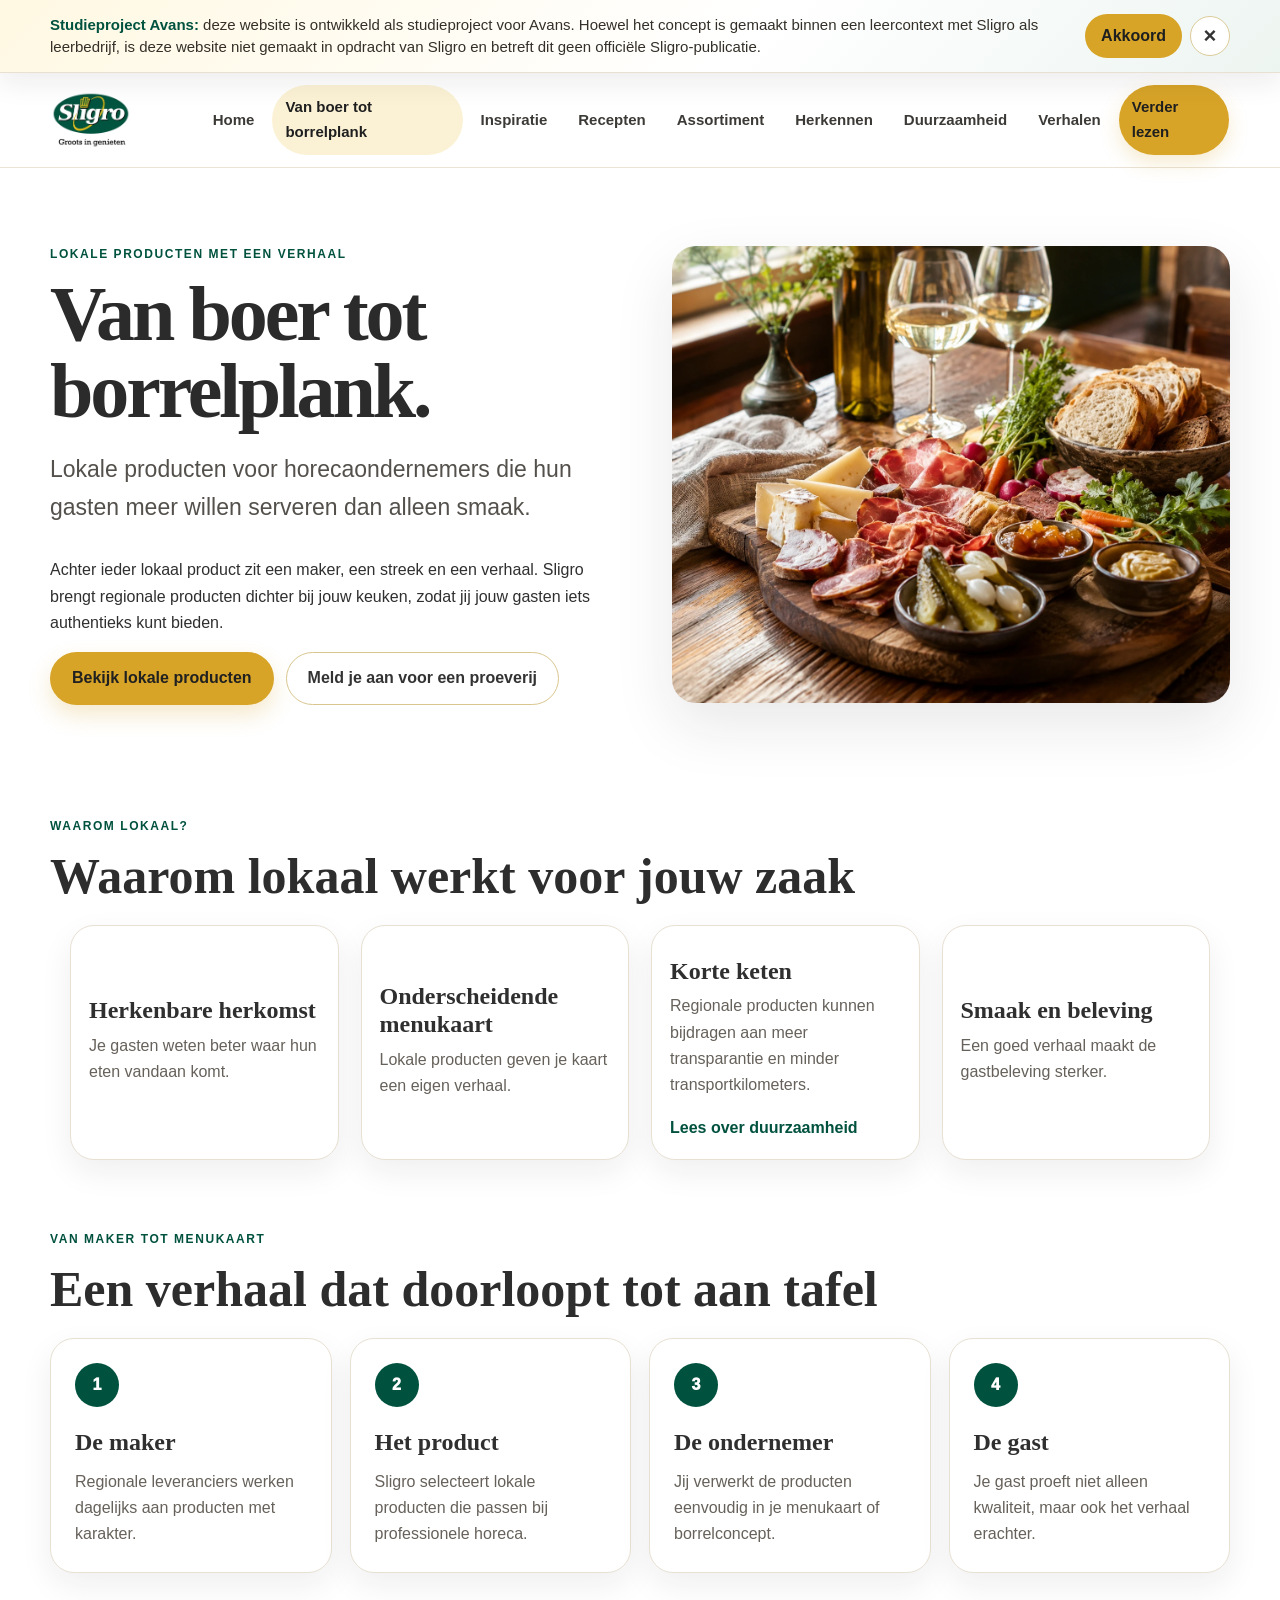
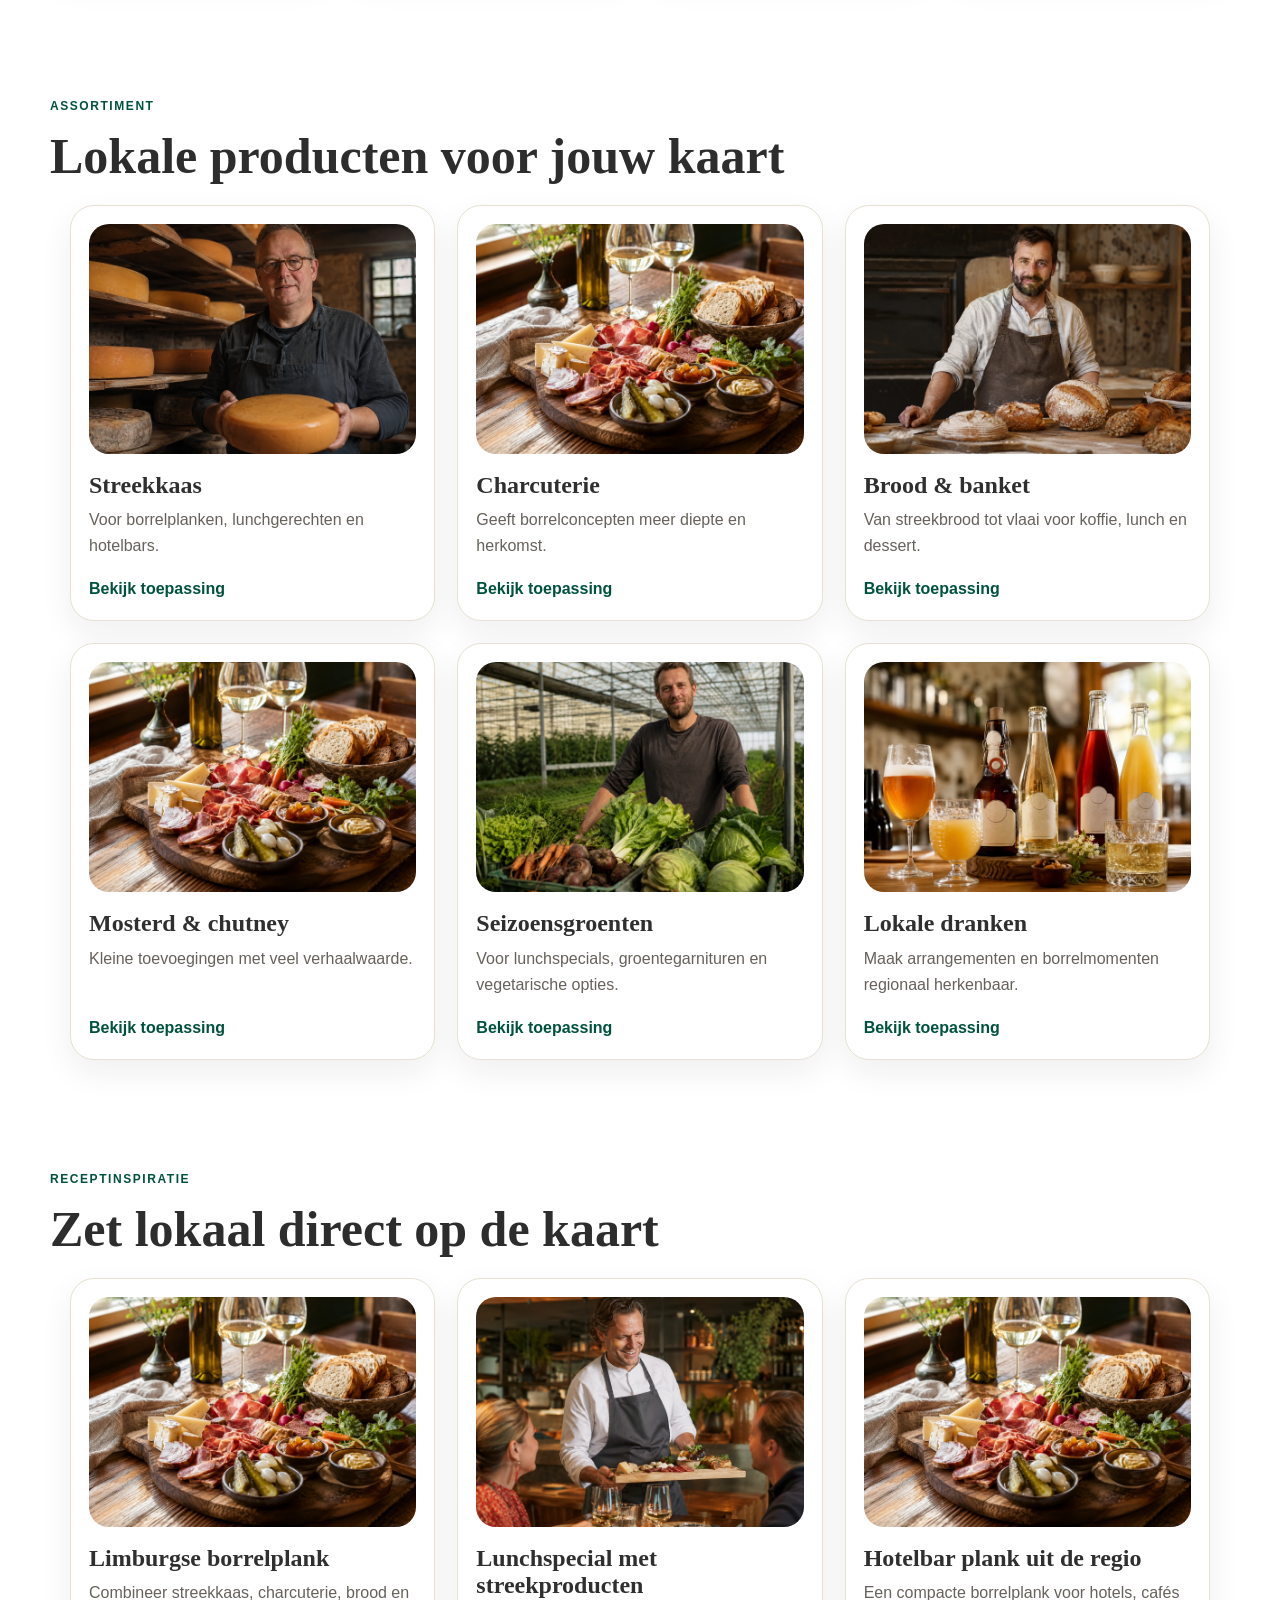
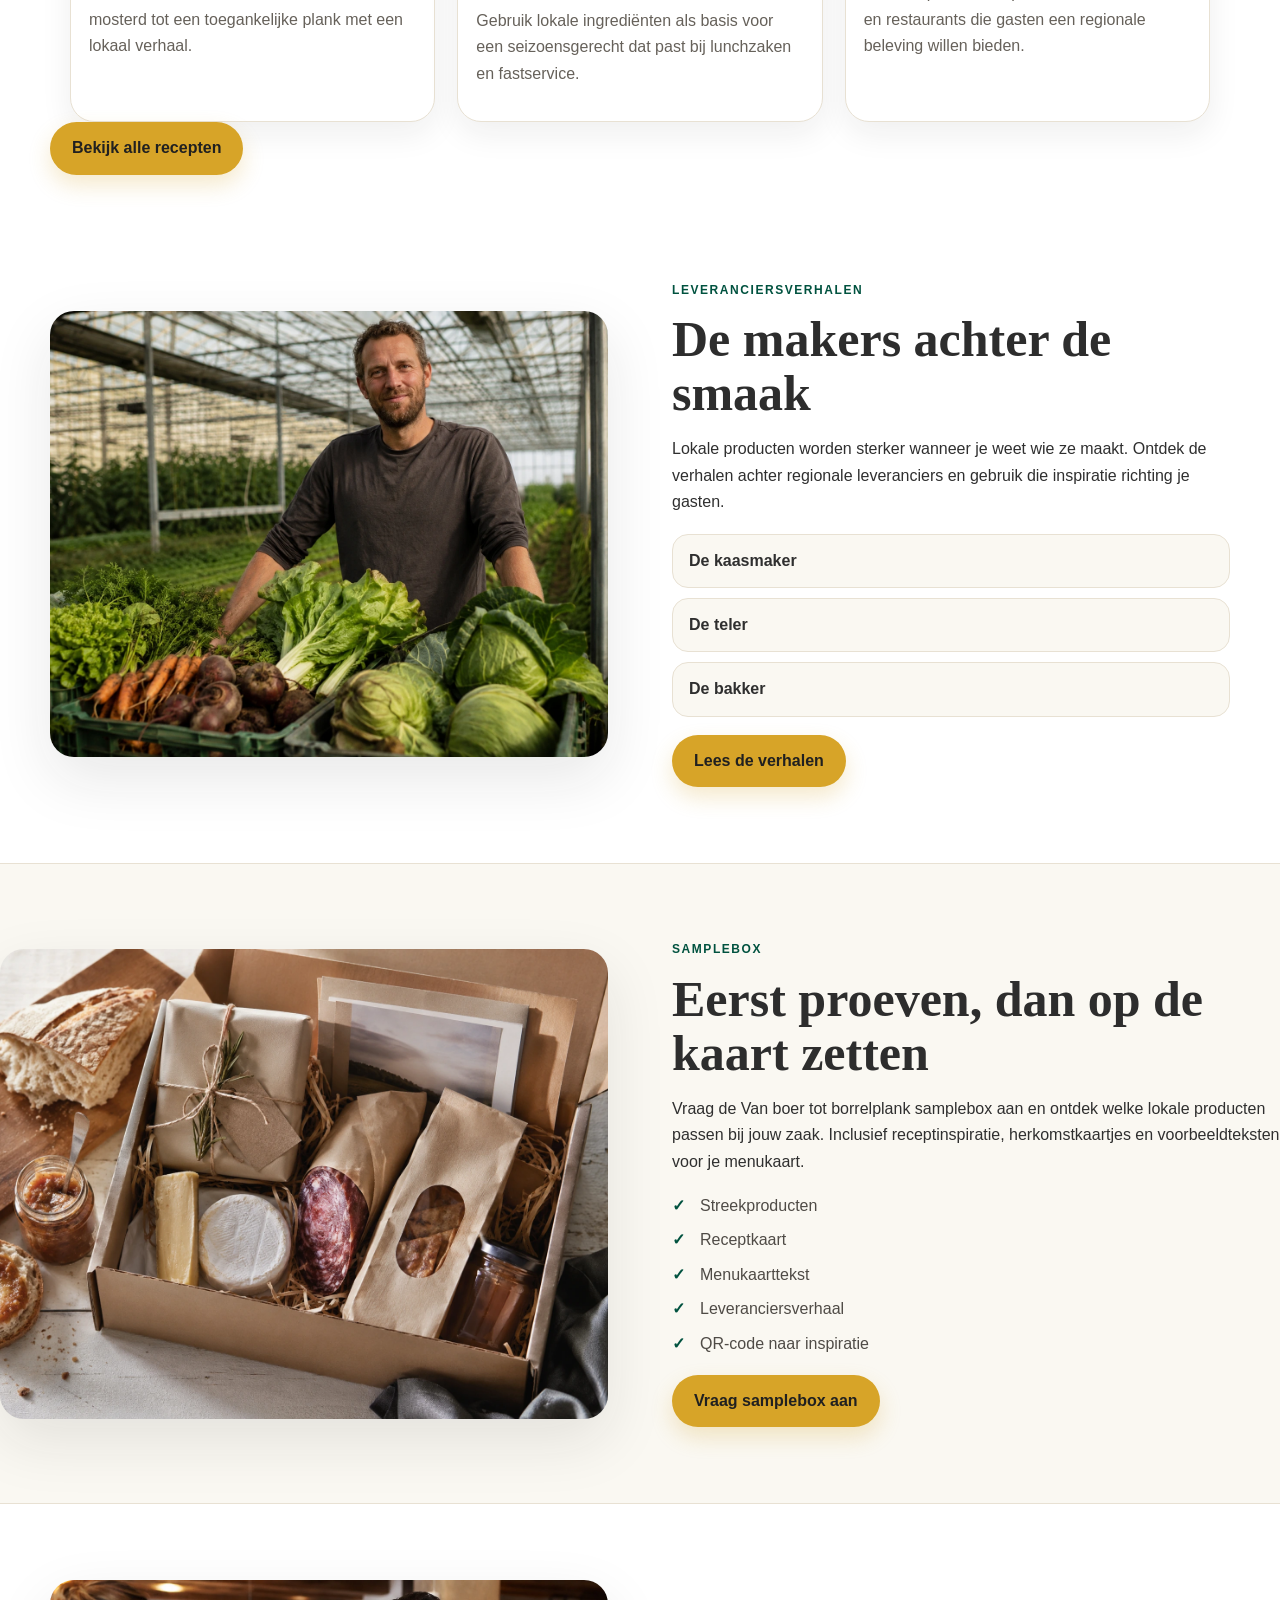
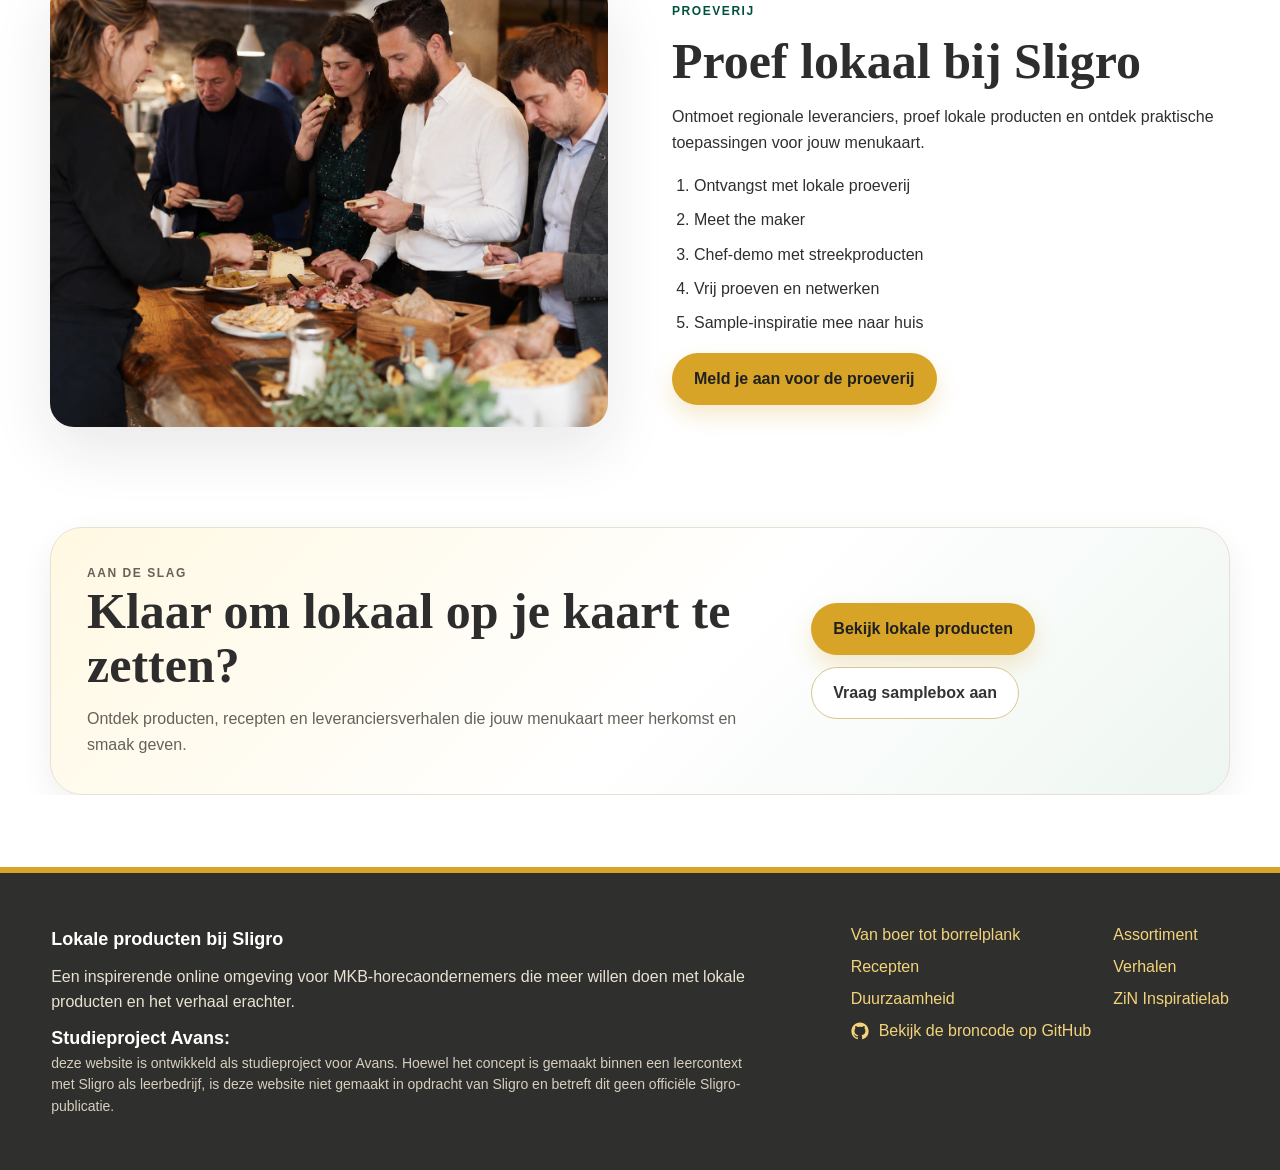
<file: van-boer-tot-borrelplank.html>
<!DOCTYPE html>

<html lang="nl">
<head>
<meta charset="utf-8"/><meta content="width=device-width, initial-scale=1" name="viewport"/>
<title>Van boer tot borrelplank | Sligro lokaal</title>
<meta content="Lokale producten voor horecaondernemers die hun gasten meer willen serveren dan alleen smaak." name="description"/>
<link href="assets/favicon.ico" rel="icon"/>
<link href="styles.css" rel="stylesheet"/>
</head>
<body>
<header class="site-header">
<a aria-label="Naar homepage" class="brand" href="index.html"><img alt="Sligro" src="assets/sligro-logo-header.webp"/></a>
<button aria-expanded="false" aria-label="Menu openen" class="nav-toggle">☰</button>
<nav aria-label="Hoofdnavigatie" class="main-nav">
<a class="" href="index.html">Home</a><a class="active" href="van-boer-tot-borrelplank.html">Van boer tot borrelplank</a><a class="" href="inspiratie.html">Inspiratie</a><a class="" href="recepten.html">Recepten</a><a class="" href="assortiment.html">Assortiment</a><a class="" href="herkennen.html">Herkennen</a><a class="" href="duurzaamheid.html">Duurzaamheid</a><a class="" href="verhalen.html">Verhalen</a><a class="nav-cta" href="contact.html">Verder lezen</a>
</nav>
</header>
<main>
<section class="hero split campaign-hero">
<div class="hero-copy"><p class="eyebrow">Lokale producten met een verhaal</p><h1>Van boer tot borrelplank.</h1><p class="lead">Lokale producten voor horecaondernemers die hun gasten meer willen serveren dan alleen smaak.</p><p>Achter ieder lokaal product zit een maker, een streek en een verhaal. Sligro brengt regionale producten dichter bij jouw keuken, zodat jij jouw gasten iets authentieks kunt bieden.</p><div class="button-row"><a class="btn primary" href="assortiment.html">Bekijk lokale producten</a><a class="btn secondary" href="contact.html#proeverij">Meld je aan voor een proeverij</a></div></div>
<img alt="Ultrarealistische borrelplank met streekproducten, kaas, charcuterie en brood" class="hero-img" src="assets/images/lokale-borrelplank.webp"/>
</section>
<section class="cards-section compact"><div class="section-head"><p class="eyebrow">Waarom lokaal?</p><h2>Waarom lokaal werkt voor jouw zaak</h2></div><div class="cards four"><article class="card mini"><h3>Herkenbare herkomst</h3><p>Je gasten weten beter waar hun eten vandaan komt.</p></article><article class="card mini"><h3>Onderscheidende menukaart</h3><p>Lokale producten geven je kaart een eigen verhaal.</p></article><article class="card mini"><h3>Korte keten</h3><p>Regionale producten kunnen bijdragen aan meer transparantie en minder transportkilometers.</p><a href="duurzaamheid.html">Lees over duurzaamheid</a></article><article class="card mini"><h3>Smaak en beleving</h3><p>Een goed verhaal maakt de gastbeleving sterker.</p></article></div></section>
<section class="storyline"><div class="section-head"><p class="eyebrow">Van maker tot menukaart</p><h2>Een verhaal dat doorloopt tot aan tafel</h2></div><div class="timeline"><article><span>1</span><h3>De maker</h3><p>Regionale leveranciers werken dagelijks aan producten met karakter.</p></article><article><span>2</span><h3>Het product</h3><p>Sligro selecteert lokale producten die passen bij professionele horeca.</p></article><article><span>3</span><h3>De ondernemer</h3><p>Jij verwerkt de producten eenvoudig in je menukaart of borrelconcept.</p></article><article><span>4</span><h3>De gast</h3><p>Je gast proeft niet alleen kwaliteit, maar ook het verhaal erachter.</p></article></div></section>
<section class="cards-section"><div class="section-head"><p class="eyebrow">Assortiment</p><h2>Lokale producten voor jouw kaart</h2></div><div class="cards three product-cards"><article class="card"><img alt="Streekkaas op houten plank" src="assets/images/streekkaas.webp"/><h3>Streekkaas</h3><p>Voor borrelplanken, lunchgerechten en hotelbars.</p><a href="recepten.html#limburgse-borrelplank">Bekijk toepassing</a></article><article class="card"><img alt="Charcuterie met brood en garnituren" src="assets/images/charcuterie.webp"/><h3>Charcuterie</h3><p>Geeft borrelconcepten meer diepte en herkomst.</p><a href="recepten.html#cateringplank-regio">Bekijk toepassing</a></article><article class="card"><img alt="Streekbrood, crackers en banket als basis voor een lokale borrelplank" src="assets/images/streekbrood.webp"/><h3>Brood &amp; banket</h3><p>Van streekbrood tot vlaai voor koffie, lunch en dessert.</p><a href="recepten.html#mini-vlaaiproeverij">Bekijk toepassing</a></article><article class="card"><img alt="Mosterd en chutney als garnituur" src="assets/images/mosterd-chutney.webp"/><h3>Mosterd &amp; chutney</h3><p>Kleine toevoegingen met veel verhaalwaarde.</p><a href="recepten.html#limburgse-borrelplank">Bekijk toepassing</a></article><article class="card"><img alt="Seizoensgroenten uit de regio" src="assets/images/seizoensgroenten.webp"/><h3>Seizoensgroenten</h3><p>Voor lunchspecials, groentegarnituren en vegetarische opties.</p><a href="recepten.html#streeklunch-fastservice">Bekijk toepassing</a></article><article class="card"><img alt="Lokale dranken en arrangementen op een warme houten bar" src="assets/images/lokale-dranken.webp"/><h3>Lokale dranken</h3><p>Maak arrangementen en borrelmomenten regionaal herkenbaar.</p><a href="inspiratie.html#borrelconcepten">Bekijk toepassing</a></article></div></section>
<section class="cards-section compact"><div class="section-head"><p class="eyebrow">Receptinspiratie</p><h2>Zet lokaal direct op de kaart</h2></div><div class="cards three"><article class="card"><img alt="Limburgse borrelplank" src="assets/images/borrelplank.webp"/><h3>Limburgse borrelplank</h3><p>Combineer streekkaas, charcuterie, brood en mosterd tot een toegankelijke plank met een lokaal verhaal.</p></article><article class="card"><img alt="Lunchspecial met lokale ingrediënten" src="assets/images/streeklunch.webp"/><h3>Lunchspecial met streekproducten</h3><p>Gebruik lokale ingrediënten als basis voor een seizoensgerecht dat past bij lunchzaken en fastservice.</p></article><article class="card"><img alt="Compacte hotelbarplank" src="assets/images/hotelbar-plank.webp"/><h3>Hotelbar plank uit de regio</h3><p>Een compacte borrelplank voor hotels, cafés en restaurants die gasten een regionale beleving willen bieden.</p></article></div><a class="btn primary" href="recepten.html">Bekijk alle recepten</a></section>
<section class="feature split"><img alt="Lokale leverancier tussen producten" src="assets/images/limburgse-leverancier.webp"/><div><p class="eyebrow">Leveranciersverhalen</p><h2>De makers achter de smaak</h2><p>Lokale producten worden sterker wanneer je weet wie ze maakt. Ontdek de verhalen achter regionale leveranciers en gebruik die inspiratie richting je gasten.</p><div class="mini-list"><a href="verhalen.html#kaasmaker">De kaasmaker</a><a href="verhalen.html#teler">De teler</a><a href="verhalen.html#bakker">De bakker</a></div><a class="btn primary" href="verhalen.html">Lees de verhalen</a></div></section>
<section class="feature split reverse sample-highlight"><img alt="Samplebox met streekproducten, receptkaart en herkomstkaartjes" src="assets/images/samplebox-lokaal.webp"/><div><p class="eyebrow">Samplebox</p><h2>Eerst proeven, dan op de kaart zetten</h2><p>Vraag de Van boer tot borrelplank samplebox aan en ontdek welke lokale producten passen bij jouw zaak. Inclusief receptinspiratie, herkomstkaartjes en voorbeeldteksten voor je menukaart.</p><ul class="check-list"><li>Streekproducten</li><li>Receptkaart</li><li>Menukaarttekst</li><li>Leveranciersverhaal</li><li>QR-code naar inspiratie</li></ul><a class="btn primary" href="contact.html#samplebox">Vraag samplebox aan</a></div></section>
<section class="feature split"><img alt="Proeverij met leveranciers, ondernemers en lokale producten" src="assets/images/proeverij-sligro.webp"/><div><p class="eyebrow">Proeverij</p><h2>Proef lokaal bij Sligro</h2><p>Ontmoet regionale leveranciers, proef lokale producten en ontdek praktische toepassingen voor jouw menukaart.</p><ol class="program"><li>Ontvangst met lokale proeverij</li><li>Meet the maker</li><li>Chef-demo met streekproducten</li><li>Vrij proeven en netwerken</li><li>Sample-inspiratie mee naar huis</li></ol><a class="btn primary" href="contact.html#proeverij">Meld je aan voor de proeverij</a></div></section>
<section aria-label="Aan de slag met lokaal" class="cta-panel">
<div>
<p class="eyebrow">Aan de slag</p>
<h2>Klaar om lokaal op je kaart te zetten?</h2>
<p>Ontdek producten, recepten en leveranciersverhalen die jouw menukaart meer herkomst en smaak geven.</p>
</div>
<div class="button-row"><a class="btn primary" href="assortiment.html">Bekijk lokale producten</a><a class="btn secondary" href="contact.html#samplebox">Vraag samplebox aan</a></div>
</section>
</main>
<footer class="site-footer">
  <div class="footer-main">
    <strong>Lokale producten bij Sligro</strong>
    <p>Een inspirerende online omgeving voor MKB-horecaondernemers die meer willen doen met lokale producten en het verhaal erachter.</p>
    <p class="footer-note"><strong>Studieproject Avans:</strong> deze website is ontwikkeld als studieproject voor Avans. Hoewel het concept is gemaakt binnen een leercontext met Sligro als leerbedrijf, is deze website niet gemaakt in opdracht van Sligro en betreft dit geen officiële Sligro-publicatie.</p>
  </div>
  <div class="footer-links">
    <a href="van-boer-tot-borrelplank.html">Van boer tot borrelplank</a>
    <a href="assortiment.html">Assortiment</a>
    <a href="recepten.html">Recepten</a>
    <a href="verhalen.html">Verhalen</a>
    <a href="duurzaamheid.html">Duurzaamheid</a>
    <a href="https://zin.sligro.nl/" target="_blank" rel="noopener">ZiN Inspiratielab</a>
    <a class="github-link" href="https://github.com/RoelD/MarcomSligro" target="_blank" rel="noopener" aria-label="Bekijk de broncode op GitHub">
      <svg viewBox="0 0 24 24" aria-hidden="true" focusable="false"><path d="M12 .5C5.65.5.5 5.65.5 12a11.5 11.5 0 0 0 7.86 10.93c.58.1.79-.25.79-.56v-1.95c-3.2.69-3.88-1.36-3.88-1.36-.52-1.32-1.27-1.67-1.27-1.67-1.04-.71.08-.69.08-.69 1.15.08 1.76 1.18 1.76 1.18 1.02 1.75 2.67 1.24 3.32.95.1-.74.4-1.24.72-1.53-2.56-.29-5.25-1.28-5.25-5.68 0-1.25.45-2.28 1.18-3.08-.12-.29-.51-1.46.11-3.05 0 0 .96-.31 3.15 1.18a10.9 10.9 0 0 1 5.74 0c2.18-1.49 3.14-1.18 3.14-1.18.63 1.59.24 2.76.12 3.05.73.8 1.17 1.83 1.17 3.08 0 4.41-2.69 5.39-5.26 5.67.41.35.77 1.03.77 2.09v3.1c0 .31.21.67.8.56A11.5 11.5 0 0 0 23.5 12C23.5 5.65 18.35.5 12 .5Z"/></svg>
      <span>Bekijk de broncode op GitHub</span>
    </a>
  </div>
</footer>
<script src="script.js"></script>
</body>
</html>
</file>
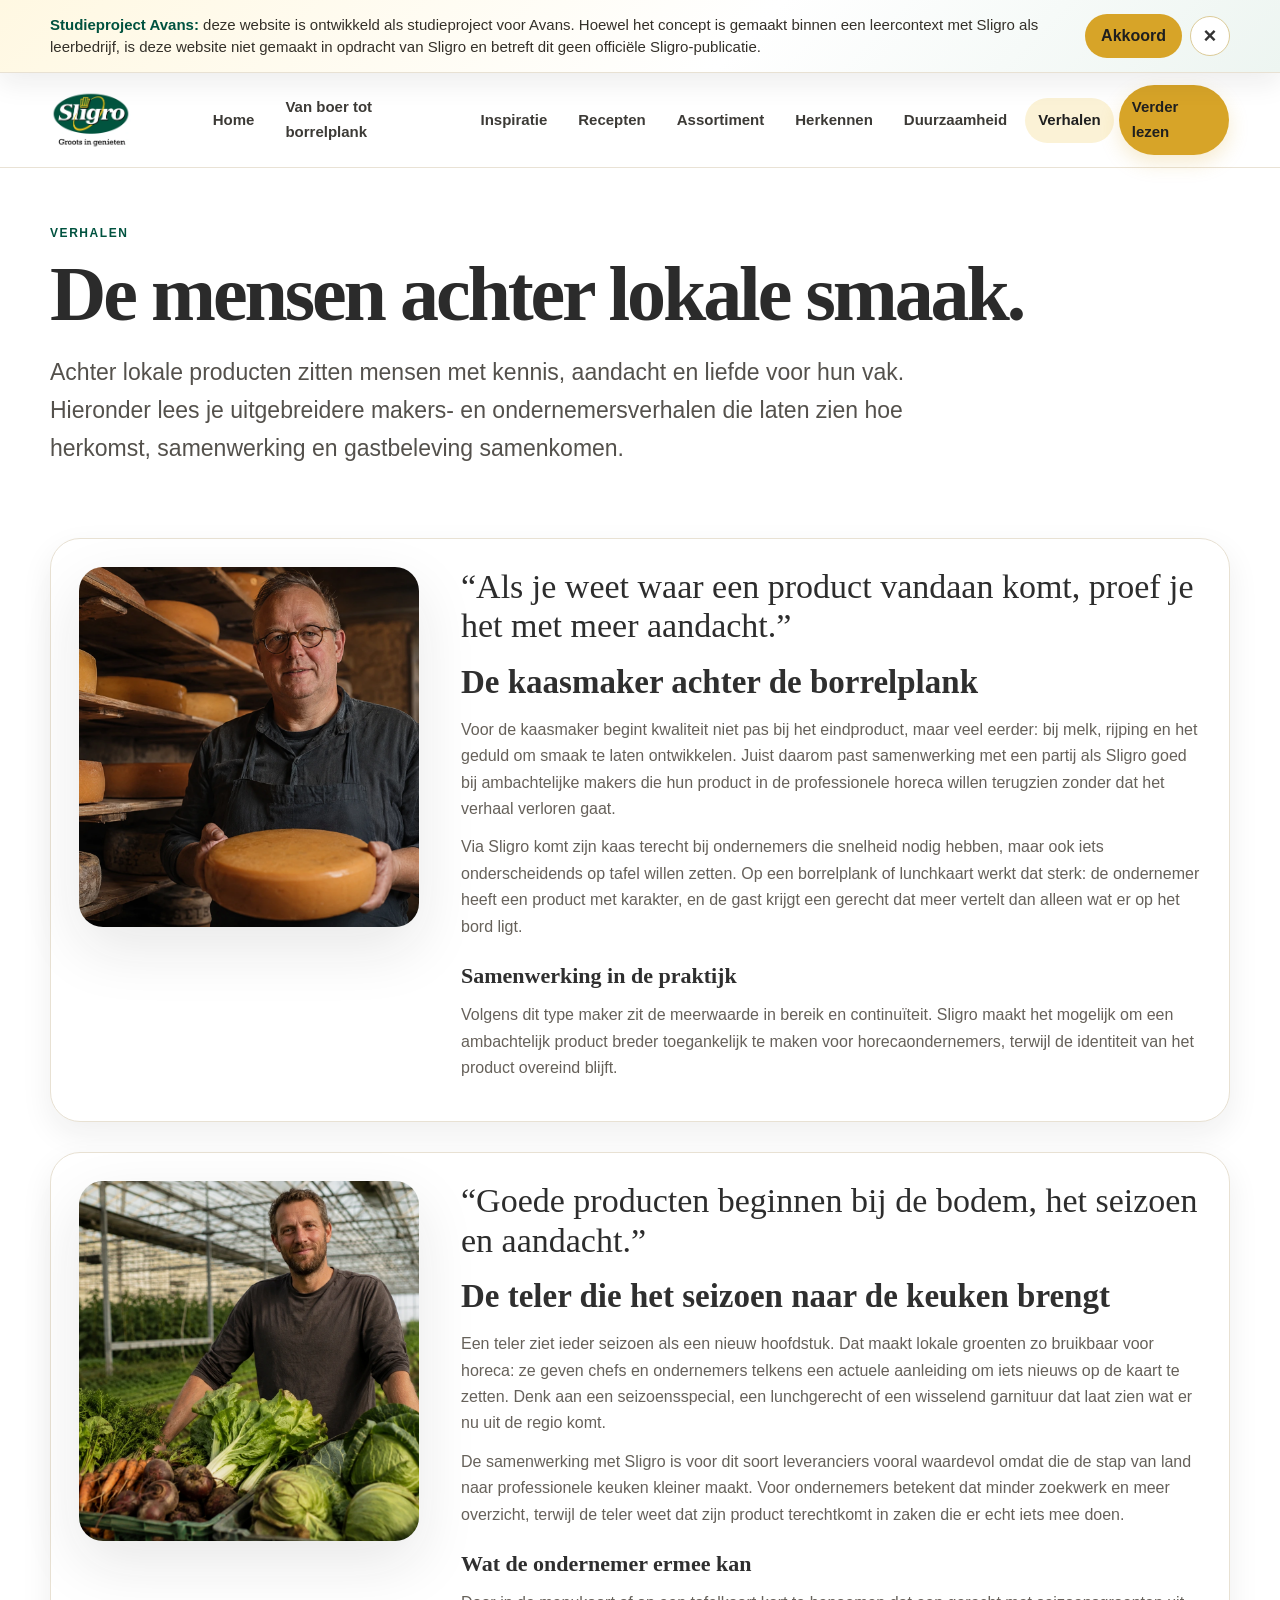
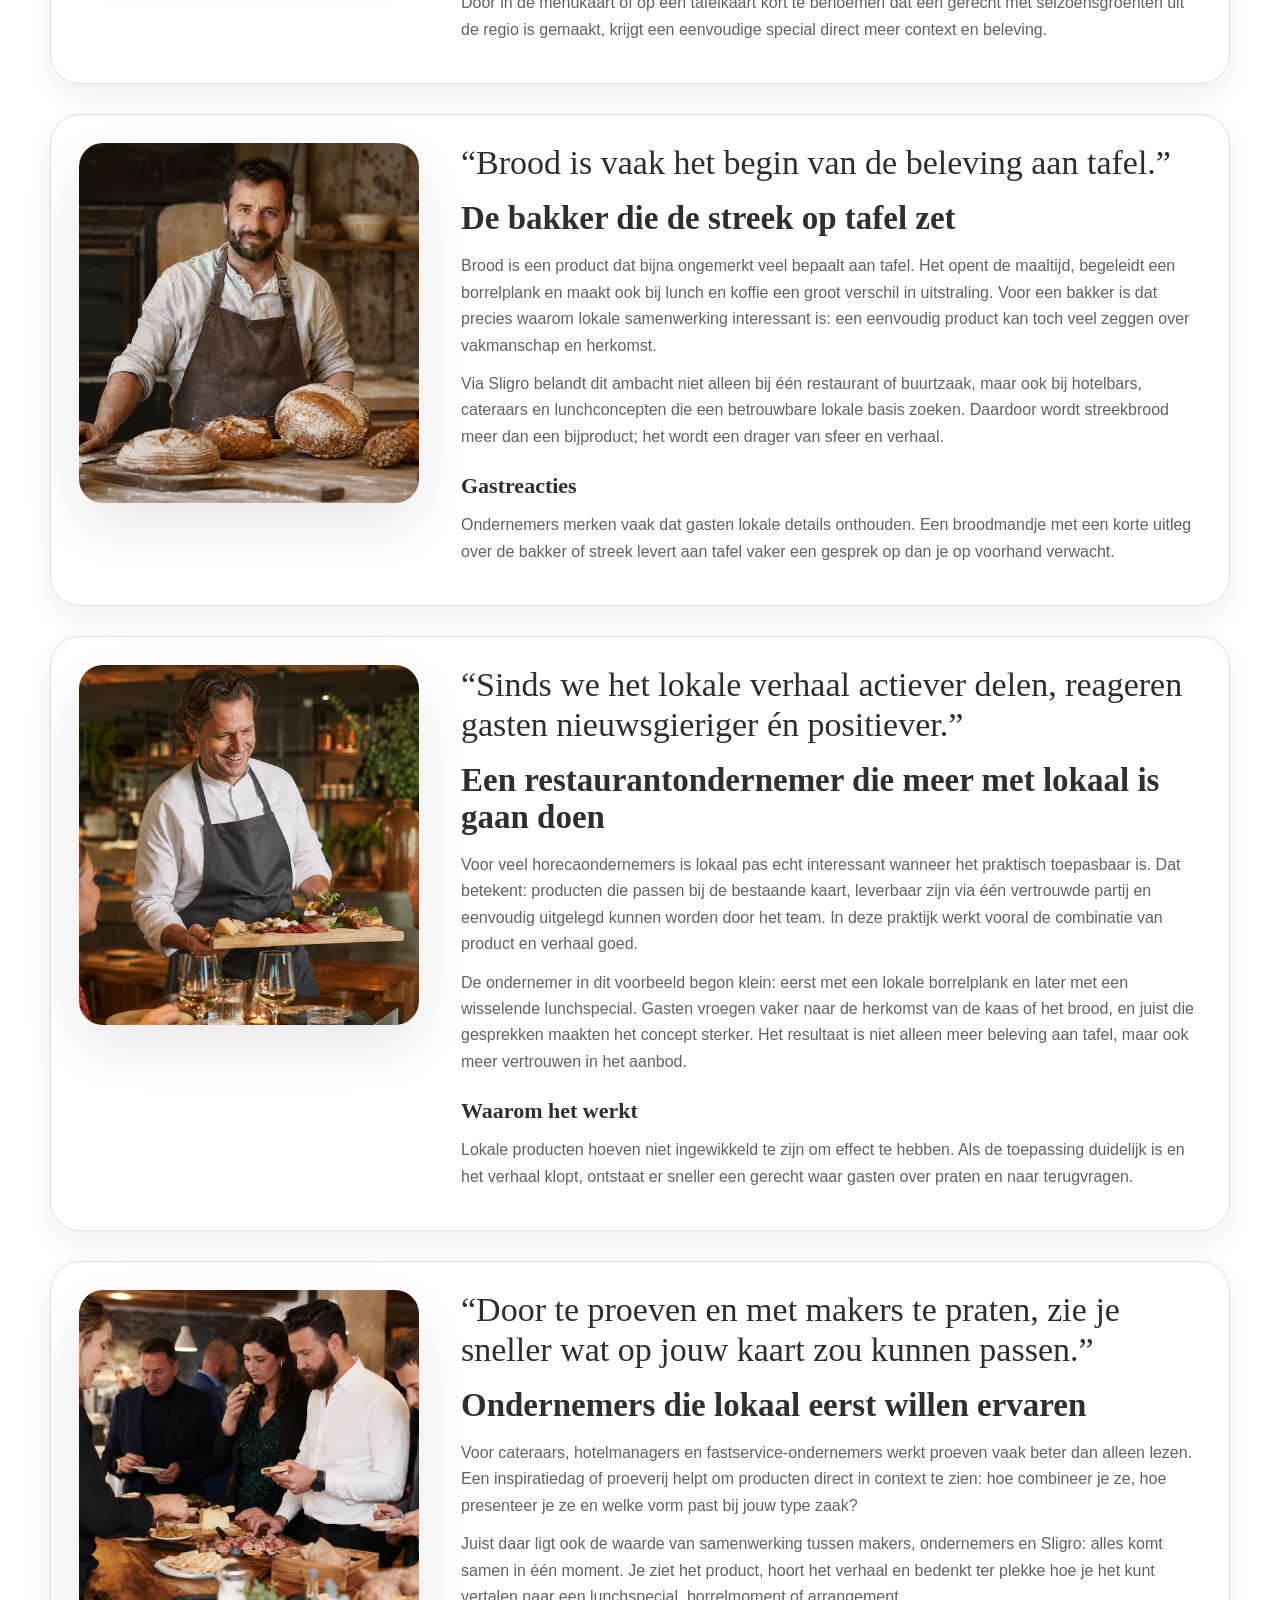
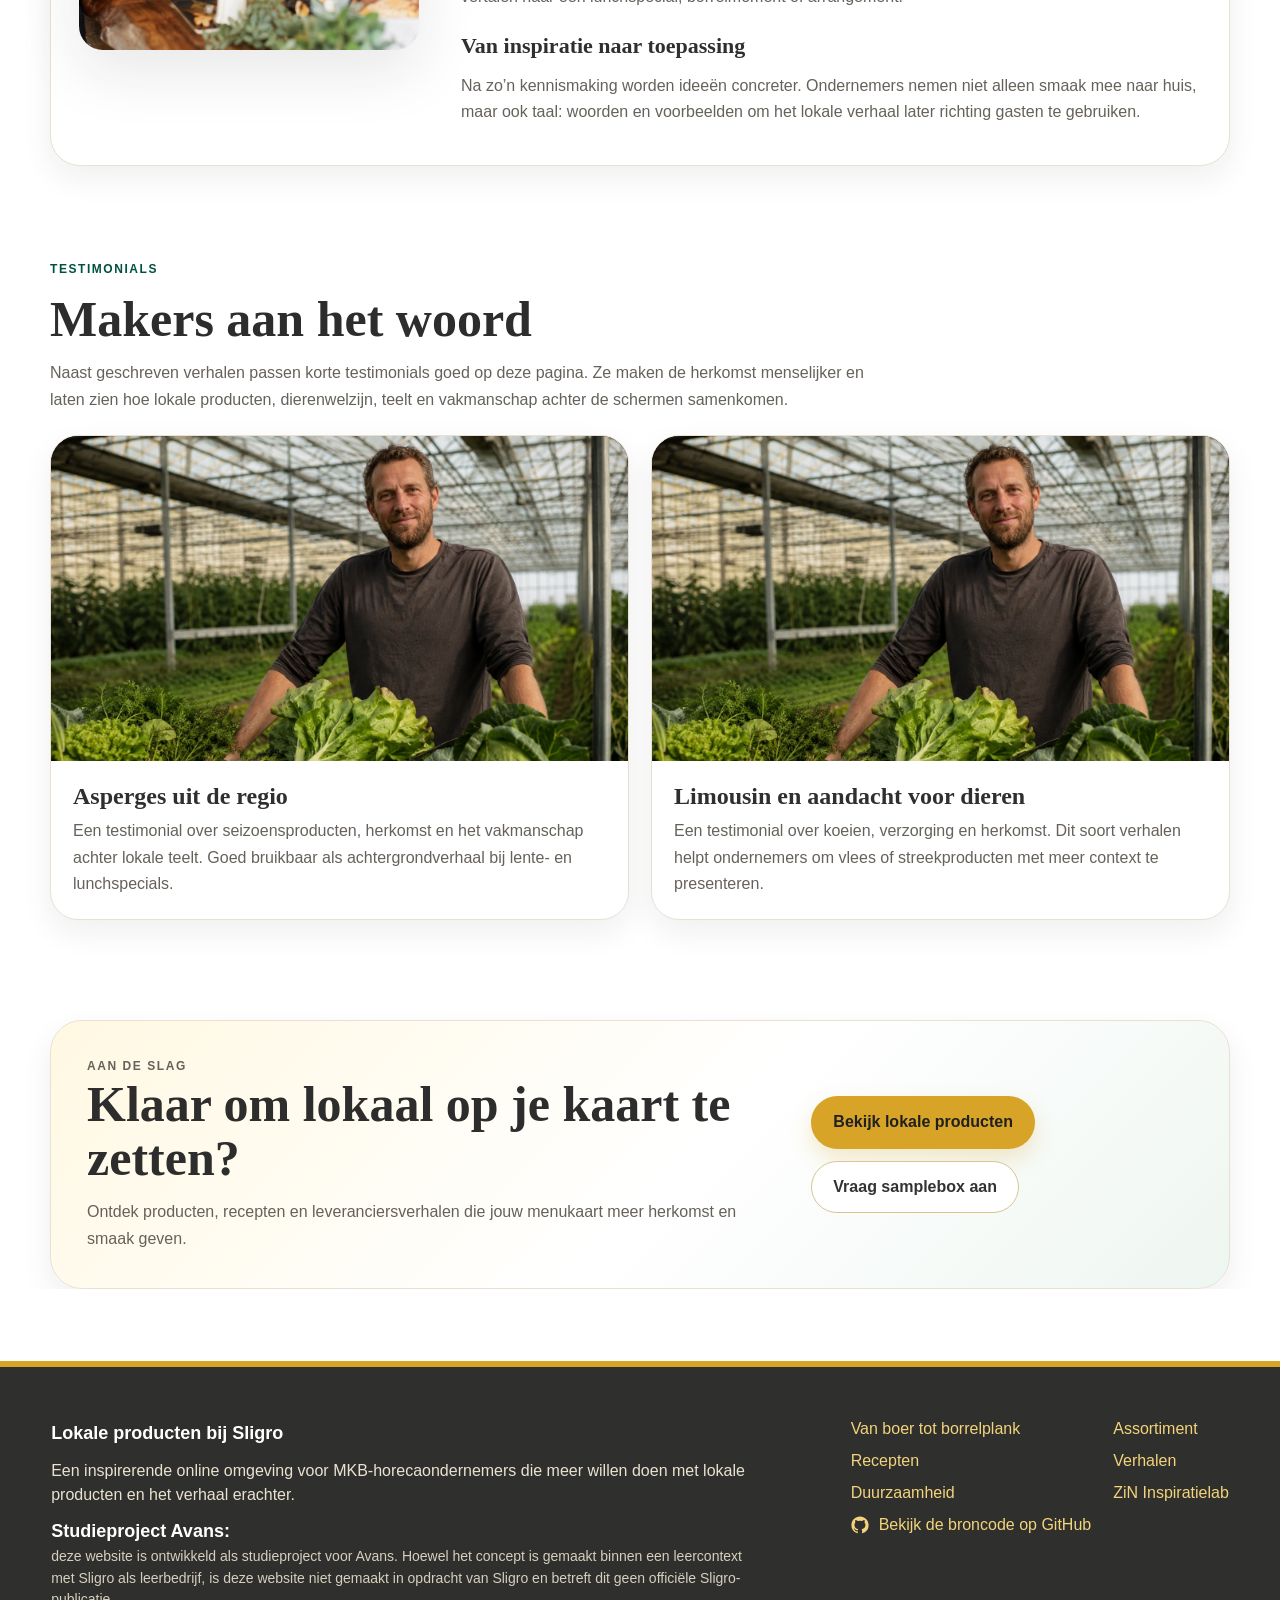
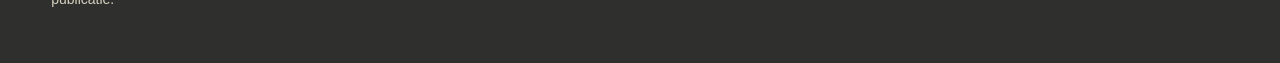
<file: verhalen.html>
<!DOCTYPE html>
<html lang="nl">
<head>
<meta charset="utf-8"><meta content="width=device-width, initial-scale=1" name="viewport">
<title>Verhalen | Lokale producten bij Sligro</title>
<meta content="Verhalen van makers, leveranciers en ondernemers over lokale producten en samenwerking." name="description">
<link href="assets/favicon.ico" rel="icon">
<link href="styles.css" rel="stylesheet">
</head>
<body>
<header class="site-header">
<a aria-label="Naar homepage" class="brand" href="index.html"><img alt="Sligro" src="assets/sligro-logo-header.webp"></a>
<button aria-expanded="false" aria-label="Menu openen" class="nav-toggle">☰</button>
<nav aria-label="Hoofdnavigatie" class="main-nav">
<a href="index.html">Home</a><a href="van-boer-tot-borrelplank.html">Van boer tot borrelplank</a><a href="inspiratie.html">Inspiratie</a><a href="recepten.html">Recepten</a><a href="assortiment.html">Assortiment</a><a href="herkennen.html">Herkennen</a><a href="duurzaamheid.html">Duurzaamheid</a><a class="active" href="verhalen.html">Verhalen</a><a class="nav-cta" href="contact.html">Verder lezen</a>
</nav>
</header>
<main>
<section class="page-hero"><p class="eyebrow">Verhalen</p><h1>De mensen achter lokale smaak.</h1><p class="lead">Achter lokale producten zitten mensen met kennis, aandacht en liefde voor hun vak. Hieronder lees je uitgebreidere makers- en ondernemersverhalen die laten zien hoe herkomst, samenwerking en gastbeleving samenkomen.</p></section>
<section class="stories longform-stories">
  <article class="story" id="kaasmaker"><img alt="Kaasmaker in rijpingsruimte met kaaswielen" src="assets/images/streekkaas.webp"><div><blockquote>“Als je weet waar een product vandaan komt, proef je het met meer aandacht.”</blockquote><h2>De kaasmaker achter de borrelplank</h2><p>Voor de kaasmaker begint kwaliteit niet pas bij het eindproduct, maar veel eerder: bij melk, rijping en het geduld om smaak te laten ontwikkelen. Juist daarom past samenwerking met een partij als Sligro goed bij ambachtelijke makers die hun product in de professionele horeca willen terugzien zonder dat het verhaal verloren gaat.</p><p>Via Sligro komt zijn kaas terecht bij ondernemers die snelheid nodig hebben, maar ook iets onderscheidends op tafel willen zetten. Op een borrelplank of lunchkaart werkt dat sterk: de ondernemer heeft een product met karakter, en de gast krijgt een gerecht dat meer vertelt dan alleen wat er op het bord ligt.</p><h3>Samenwerking in de praktijk</h3><p>Volgens dit type maker zit de meerwaarde in bereik en continuïteit. Sligro maakt het mogelijk om een ambachtelijk product breder toegankelijk te maken voor horecaondernemers, terwijl de identiteit van het product overeind blijft.</p></div></article>
  <article class="story" id="teler"><img alt="Lokale teler met seizoensgroenten in kas" src="assets/images/limburgse-leverancier.webp"><div><blockquote>“Goede producten beginnen bij de bodem, het seizoen en aandacht.”</blockquote><h2>De teler die het seizoen naar de keuken brengt</h2><p>Een teler ziet ieder seizoen als een nieuw hoofdstuk. Dat maakt lokale groenten zo bruikbaar voor horeca: ze geven chefs en ondernemers telkens een actuele aanleiding om iets nieuws op de kaart te zetten. Denk aan een seizoensspecial, een lunchgerecht of een wisselend garnituur dat laat zien wat er nu uit de regio komt.</p><p>De samenwerking met Sligro is voor dit soort leveranciers vooral waardevol omdat die de stap van land naar professionele keuken kleiner maakt. Voor ondernemers betekent dat minder zoekwerk en meer overzicht, terwijl de teler weet dat zijn product terechtkomt in zaken die er echt iets mee doen.</p><h3>Wat de ondernemer ermee kan</h3><p>Door in de menukaart of op een tafelkaart kort te benoemen dat een gerecht met seizoensgroenten uit de regio is gemaakt, krijgt een eenvoudige special direct meer context en beleving.</p></div></article>
  <article class="story" id="bakker"><img alt="Ambachtelijke bakker met rustieke broden" src="assets/images/streekbrood.webp"><div><blockquote>“Brood is vaak het begin van de beleving aan tafel.”</blockquote><h2>De bakker die de streek op tafel zet</h2><p>Brood is een product dat bijna ongemerkt veel bepaalt aan tafel. Het opent de maaltijd, begeleidt een borrelplank en maakt ook bij lunch en koffie een groot verschil in uitstraling. Voor een bakker is dat precies waarom lokale samenwerking interessant is: een eenvoudig product kan toch veel zeggen over vakmanschap en herkomst.</p><p>Via Sligro belandt dit ambacht niet alleen bij één restaurant of buurtzaak, maar ook bij hotelbars, cateraars en lunchconcepten die een betrouwbare lokale basis zoeken. Daardoor wordt streekbrood meer dan een bijproduct; het wordt een drager van sfeer en verhaal.</p><h3>Gastreacties</h3><p>Ondernemers merken vaak dat gasten lokale details onthouden. Een broodmandje met een korte uitleg over de bakker of streek levert aan tafel vaker een gesprek op dan je op voorhand verwacht.</p></div></article>
  <article class="story" id="restaurantondernemer"><img alt="Restaurantondernemer serveert een lokale borrelplank aan gasten" src="assets/images/horecaondernemer-keuken.webp"><div><blockquote>“Sinds we het lokale verhaal actiever delen, reageren gasten nieuwsgieriger én positiever.”</blockquote><h2>Een restaurantondernemer die meer met lokaal is gaan doen</h2><p>Voor veel horecaondernemers is lokaal pas echt interessant wanneer het praktisch toepasbaar is. Dat betekent: producten die passen bij de bestaande kaart, leverbaar zijn via één vertrouwde partij en eenvoudig uitgelegd kunnen worden door het team. In deze praktijk werkt vooral de combinatie van product en verhaal goed.</p><p>De ondernemer in dit voorbeeld begon klein: eerst met een lokale borrelplank en later met een wisselende lunchspecial. Gasten vroegen vaker naar de herkomst van de kaas of het brood, en juist die gesprekken maakten het concept sterker. Het resultaat is niet alleen meer beleving aan tafel, maar ook meer vertrouwen in het aanbod.</p><h3>Waarom het werkt</h3><p>Lokale producten hoeven niet ingewikkeld te zijn om effect te hebben. Als de toepassing duidelijk is en het verhaal klopt, ontstaat er sneller een gerecht waar gasten over praten en naar terugvragen.</p></div></article>
  <article class="story" id="ondernemersdag"><img alt="Ondernemers proeven lokale producten tijdens een inspiratiedag" src="assets/images/proeverij-sligro.webp"><div><blockquote>“Door te proeven en met makers te praten, zie je sneller wat op jouw kaart zou kunnen passen.”</blockquote><h2>Ondernemers die lokaal eerst willen ervaren</h2><p>Voor cateraars, hotelmanagers en fastservice-ondernemers werkt proeven vaak beter dan alleen lezen. Een inspiratiedag of proeverij helpt om producten direct in context te zien: hoe combineer je ze, hoe presenteer je ze en welke vorm past bij jouw type zaak?</p><p>Juist daar ligt ook de waarde van samenwerking tussen makers, ondernemers en Sligro: alles komt samen in één moment. Je ziet het product, hoort het verhaal en bedenkt ter plekke hoe je het kunt vertalen naar een lunchspecial, borrelmoment of arrangement.</p><h3>Van inspiratie naar toepassing</h3><p>Na zo’n kennismaking worden ideeën concreter. Ondernemers nemen niet alleen smaak mee naar huis, maar ook taal: woorden en voorbeelden om het lokale verhaal later richting gasten te gebruiken.</p></div></article>
</section>

<section class="video-section testimonial-section" id="testimonials" aria-labelledby="testimonials-title">
  <div class="section-head">
    <p class="eyebrow">Testimonials</p>
    <h2 id="testimonials-title">Makers aan het woord</h2>
    <p>Naast geschreven verhalen passen korte testimonials goed op deze pagina. Ze maken de herkomst menselijker en laten zien hoe lokale producten, dierenwelzijn, teelt en vakmanschap achter de schermen samenkomen.</p>
  </div>
  <div class="video-grid testimonial-grid">
    <article class="video-card">
      <div class="video-frame">
        <video class="js-autoplay-video" muted loop playsinline preload="metadata" controls poster="assets/images/limburgse-leverancier.webp" aria-label="Testimonial over asperges en lokale teelt">
          <source src="assets/videos/testimonial-asperges.mp4" type="video/mp4">
          Je browser ondersteunt deze video niet.
        </video>
      </div>
      <div class="video-card__body">
        <h3>Asperges uit de regio</h3>
        <p>Een testimonial over seizoensproducten, herkomst en het vakmanschap achter lokale teelt. Goed bruikbaar als achtergrondverhaal bij lente- en lunchspecials.</p>
      </div>
    </article>
    <article class="video-card">
      <div class="video-frame">
        <video class="js-autoplay-video" muted loop playsinline preload="metadata" controls poster="assets/images/seizoensgroenten.webp" aria-label="Testimonial over Limousin koeien en lokale veehouderij">
          <source src="assets/videos/testimonial-limousin.mp4" type="video/mp4">
          Je browser ondersteunt deze video niet.
        </video>
      </div>
      <div class="video-card__body">
        <h3>Limousin en aandacht voor dieren</h3>
        <p>Een testimonial over koeien, verzorging en herkomst. Dit soort verhalen helpt ondernemers om vlees of streekproducten met meer context te presenteren.</p>
      </div>
    </article>
  </div>
</section>

<section class="cta-panel" aria-label="Aan de slag met lokaal">
<div><p class="eyebrow">Aan de slag</p><h2>Klaar om lokaal op je kaart te zetten?</h2><p>Ontdek producten, recepten en leveranciersverhalen die jouw menukaart meer herkomst en smaak geven.</p></div>
<div class="button-row"><a class="btn primary" href="assortiment.html">Bekijk lokale producten</a><a class="btn secondary" href="contact.html#samplebox">Vraag samplebox aan</a></div>
</section>
</main>
<footer class="site-footer">
  <div class="footer-main"><strong>Lokale producten bij Sligro</strong><p>Een inspirerende online omgeving voor MKB-horecaondernemers die meer willen doen met lokale producten en het verhaal erachter.</p><p class="footer-note"><strong>Studieproject Avans:</strong> deze website is ontwikkeld als studieproject voor Avans. Hoewel het concept is gemaakt binnen een leercontext met Sligro als leerbedrijf, is deze website niet gemaakt in opdracht van Sligro en betreft dit geen officiële Sligro-publicatie.</p></div>
  <div class="footer-links"><a href="van-boer-tot-borrelplank.html">Van boer tot borrelplank</a><a href="assortiment.html">Assortiment</a><a href="recepten.html">Recepten</a><a href="verhalen.html">Verhalen</a><a href="duurzaamheid.html">Duurzaamheid</a><a href="https://zin.sligro.nl/" target="_blank" rel="noopener">ZiN Inspiratielab</a><a class="github-link" href="https://github.com/RoelD/MarcomSligro" target="_blank" rel="noopener" aria-label="Bekijk de broncode op GitHub"><svg viewBox="0 0 24 24" aria-hidden="true" focusable="false"><path d="M12 .5C5.65.5.5 5.65.5 12a11.5 11.5 0 0 0 7.86 10.93c.58.1.79-.25.79-.56v-1.95c-3.2.69-3.88-1.36-3.88-1.36-.52-1.32-1.27-1.67-1.27-1.67-1.04-.71.08-.69.08-.69 1.15.08 1.76 1.18 1.76 1.18 1.02 1.75 2.67 1.24 3.32.95.1-.74.4-1.24.72-1.53-2.56-.29-5.25-1.28-5.25-5.68 0-1.25.45-2.28 1.18-3.08-.12-.29-.51-1.46.11-3.05 0 0 .96-.31 3.15 1.18a10.9 10.9 0 0 1 5.74 0c2.18-1.49 3.14-1.18 3.14-1.18.63 1.59.24 2.76.12 3.05.73.8 1.17 1.83 1.17 3.08 0 4.41-2.69 5.39-5.26 5.67.41.35.77 1.03.77 2.09v3.1c0 .31.21.67.8.56A11.5 11.5 0 0 0 23.5 12C23.5 5.65 18.35.5 12 .5Z"/></svg><span>Bekijk de broncode op GitHub</span></a></div>
</footer>
<script src="script.js"></script>
</body>
</html>
</file>
<file: styles.css>
/* ==========================================================================
   Sligro lokaal - GitHub Pages stylesheet
   Compiled from assets/scss/styles.scss
   ========================================================================== */

:root {
  --color-gold: #d7a428;
  --color-gold-soft: #fbf2d6;
  --color-gold-dark: #8c6412;
  --color-green: #00523f;
  --color-green-soft: #edf5f1;
  --color-text: #2f2f2f;
  --color-muted: #66615a;
  --color-paper: #ffffff;
  --color-cream: #faf8f2;
  --color-line: #e8e1d3;
  --color-footer: #2f302d;
  --font-heading: "Aptos Slab", Rockwell, Georgia, serif;
  --font-body: Aptos, "Segoe UI", Arial, sans-serif;
  --radius-sm: 16px;
  --radius-md: 24px;
  --radius-lg: 30px;
  --radius-xl: 34px;
  --shadow-soft: 0 12px 32px rgba(31, 31, 31, .07);
  --shadow: 0 22px 60px rgba(31, 31, 31, .10);
  --container: 1180px;
  --gutter: 20px;
  --header-height: 84px;
}

*,
*::before,
*::after {
  box-sizing: border-box;
}

html {
  scroll-behavior: smooth;
}

body {
  margin: 0;
  font-family: var(--font-body);
  color: var(--color-text);
  background: var(--color-paper);
  line-height: 1.65;
  -webkit-font-smoothing: antialiased;
  text-rendering: optimizeLegibility;
}

body.has-study-notice {
  padding-top: 0;
}

a {
  color: inherit;
}

img {
  display: block;
  max-width: 100%;
}

strong {
  color: inherit;
}

main {
  overflow: clip;
}

section {
  scroll-margin-top: calc(var(--header-height) + 24px);
}

/* ==========================================================================
   Utilities
   ========================================================================== */

.hero,
.page-hero,
.feature,
.cards-section,
.route-grid,
.cards,
.chalk-section,
.recipes,
.product-list,
.steps,
.stories,
.contact-grid,
.campaign-intro,
.benefit-strip,
.cta-panel,
.storyline,
.filter-bar,
.recognition-grid {
  width: min(var(--container), calc(100% - (var(--gutter) * 2)));
  margin-inline: auto;
}

.split {
  display: grid;
  grid-template-columns: minmax(0, 1fr) minmax(420px, 1fr);
  gap: clamp(32px, 5vw, 76px);
  align-items: center;
}

.reverse {
  grid-template-columns: minmax(420px, 1fr) minmax(0, 1fr);
}

.eyebrow {
  margin: 0 0 12px;
  color: var(--color-green);
  font-size: 12px;
  font-weight: 900;
  letter-spacing: .13em;
  text-transform: uppercase;
}

.lead {
  max-width: 760px;
  margin: 0 0 30px;
  color: #54514c;
  font-size: clamp(18px, 2vw, 23px);
}

.lead.small {
  margin-bottom: 12px;
  font-size: clamp(18px, 2vw, 21px);
}

.button-row {
  display: flex;
  flex-wrap: wrap;
  gap: 12px;
}

.btn {
  display: inline-flex;
  min-height: 48px;
  align-items: center;
  justify-content: center;
  padding: 12px 21px;
  border: 1px solid transparent;
  border-radius: 999px;
  font-weight: 850;
  text-decoration: none;
  transition: background .18s ease, transform .18s ease, box-shadow .18s ease;
}

.btn.primary {
  color: #202020;
  background: var(--color-gold);
  box-shadow: 0 10px 22px rgba(215, 164, 40, .24);
}

.btn.primary:hover {
  background: #e3b441;
  transform: translateY(-1px);
}

.btn.secondary {
  color: #333;
  border-color: #d9c68f;
  background: #fff;
}

.btn.secondary:hover {
  background: var(--color-gold-soft);
  transform: translateY(-1px);
}

.btn[disabled],
.btn.is-disabled {
  opacity: .65;
  cursor: not-allowed;
  box-shadow: none;
  transform: none !important;
}

.btn[disabled]:hover,
.btn.is-disabled:hover {
  background: var(--color-gold);
}

/* ==========================================================================
   Study notice
   ========================================================================== */

.study-notice {
  position: sticky;
  top: 0;
  z-index: 90;
  background: linear-gradient(135deg, #fff8e2, #ffffff 58%, #edf5f1);
  border-bottom: 1px solid var(--color-line);
  box-shadow: 0 10px 28px rgba(31, 31, 31, .08);
}

.study-notice[hidden] {
  display: none;
}

.study-notice__inner {
  width: min(var(--container), calc(100% - (var(--gutter) * 2)));
  margin: 0 auto;
  display: grid;
  grid-template-columns: 1fr auto;
  align-items: center;
  gap: 18px;
  padding: 14px 0;
}

.study-notice__text {
  margin: 0;
  color: #343029;
  font-size: 15px;
  line-height: 1.45;
}

.study-notice__text strong {
  color: var(--color-green);
}

.study-notice__actions {
  display: flex;
  align-items: center;
  gap: 8px;
}

.study-notice__button,
.study-notice__close {
  border: 0;
  border-radius: 999px;
  cursor: pointer;
  font: inherit;
  font-weight: 850;
}

.study-notice__button {
  min-height: 40px;
  padding: 9px 16px;
  background: var(--color-gold);
  color: #1f1f1f;
}

.study-notice__close {
  width: 40px;
  height: 40px;
  display: grid;
  place-items: center;
  background: #fff;
  color: #333;
  border: 1px solid #dccb98;
  font-size: 22px;
  line-height: 1;
}

.study-notice__button:hover,
.study-notice__close:hover {
  background: var(--color-gold-soft);
}

/* ==========================================================================
   Header and navigation
   ========================================================================== */

.site-header {
  position: sticky;
  top: 0;
  z-index: 80;
  display: flex;
  align-items: center;
  justify-content: space-between;
  gap: 26px;
  padding: 12px clamp(18px, 4vw, 64px);
  background: rgba(255, 255, 255, .96);
  border-bottom: 1px solid rgba(232, 225, 211, .95);
  backdrop-filter: blur(16px);
}

.brand {
  display: flex;
  min-width: 112px;
  align-items: center;
  text-decoration: none;
}

.brand img {
  width: 124px;
  height: 58px;
  object-fit: contain;
  object-position: left center;
}

.main-nav {
  display: flex;
  align-items: center;
  gap: 5px;
}

.main-nav a {
  padding: 10px 13px;
  border-radius: 999px;
  color: #3c3a36;
  font-size: 15px;
  font-weight: 750;
  text-decoration: none;
  transition: background .18s ease, color .18s ease;
}

.main-nav a:hover,
.main-nav a.active {
  color: #1f1f1f;
  background: var(--color-gold-soft);
}

.main-nav .nav-cta {
  color: #1f1f1f !important;
  background: var(--color-gold);
  box-shadow: 0 8px 20px rgba(215, 164, 40, .22);
}

.main-nav .nav-cta:hover {
  background: #e2b545 !important;
}

.nav-toggle {
  display: none;
  padding: 9px 12px;
  border: 0;
  border-radius: 12px;
  background: var(--color-gold);
  cursor: pointer;
  font-size: 22px;
}

/* ==========================================================================
   Hero and page headers
   ========================================================================== */

.hero {
  padding: clamp(48px, 6vw, 82px) 0 clamp(34px, 5vw, 58px);
}

.page-hero {
  padding: 56px 0 22px;
}

.hero-copy {
  max-width: 640px;
}

.hero-copy h1,
.page-hero h1 {
  margin: 0 0 22px;
  color: #2b2b2b;
  font-family: var(--font-heading);
  font-size: clamp(43px, 7vw, 78px);
  font-weight: 700;
  line-height: .98;
  letter-spacing: -.04em;
}

.page-hero .lead {
  max-width: 860px;
}

.hero-img,
.feature img,
.campaign-intro img,
.card img,
.product img,
.story img,
.recipe img,
.chalkboard-photo img,
.recognition-card img {
  width: 100%;
  object-fit: cover;
  object-position: center;
  border-radius: var(--radius-md);
}

.hero-img,
.feature img,
.product img,
.story img,
.recipe img,
.chalkboard-photo img {
  background: var(--color-cream);
  box-shadow: var(--shadow);
}

.hero-img {
  max-height: 560px;
  aspect-ratio: 1.22 / 1;
}

/* ==========================================================================
   Cards, routes and grids
   ========================================================================== */

.cards {
  display: grid;
  gap: 22px;
}

.cards.three {
  grid-template-columns: repeat(3, 1fr);
}

.cards.four {
  grid-template-columns: repeat(4, 1fr);
}

.cards-section {
  padding: 54px 0 56px;
}

.cards-section.compact {
  padding-bottom: 30px;
}

.section-head {
  margin-bottom: 22px;
}

.section-head h2,
.feature h2,
.campaign-intro h2,
.cta-panel h2 {
  margin: 0 0 14px;
  color: #2d2d2d;
  font-family: var(--font-heading);
  font-size: clamp(32px, 4vw, 50px);
  line-height: 1.08;
}

.card,
.idea,
.benefit-card,
.timeline article,
.steps article,
.contact-grid article {
  border: 1px solid var(--color-line);
  border-radius: var(--radius-md);
  background: #fff;
  box-shadow: var(--shadow-soft);
}

.card {
  display: flex;
  min-height: 100%;
  flex-direction: column;
  padding: 18px;
}

.card img {
  height: 230px;
  margin-bottom: 4px;
  border-radius: 20px;
  box-shadow: none;
}

.card h3,
.idea h2,
.benefit-card h3 {
  margin: 14px 0 8px;
  font-family: var(--font-heading);
  font-size: 24px;
  line-height: 1.15;
}

.card p,
.idea li,
.benefit-card p,
.route p,
.product p,
.story p,
.recipe li {
  color: var(--color-muted);
}

.card p {
  margin: 0 0 16px;
}

.card a {
  display: inline-flex;
  margin-top: auto;
  color: var(--color-green);
  font-weight: 850;
  text-decoration: none;
}

.card a:hover {
  text-decoration: underline;
}

.card.mini {
  min-height: 190px;
  justify-content: center;
}

.route-grid {
  display: grid;
  grid-template-columns: repeat(5, 1fr);
  gap: 18px;
  padding: 12px 0 76px;
}

.route {
  display: block;
  padding: 24px;
  border: 1px solid var(--color-line);
  border-radius: var(--radius-md);
  background: #fff;
  color: inherit;
  text-decoration: none;
  box-shadow: var(--shadow-soft);
  transition: transform .2s ease, box-shadow .2s ease, border-color .2s ease;
}

.route:hover {
  border-color: rgba(25, 95, 47, .22);
  box-shadow: var(--shadow);
  transform: translateY(-2px);
}

.route span {
  display: inline-block;
  margin-bottom: 10px;
  color: var(--color-green);
  font-weight: 900;
}

.route h2 {
  margin: 0 0 10px;
  font-family: var(--font-heading);
  font-size: 24px;
  line-height: 1.15;
}

.idea {
  padding: 24px;
}

.idea h2 {
  margin-top: 0;
}

.idea ul {
  margin-bottom: 0;
  padding-left: 20px;
}

/* ==========================================================================
   Campaign sections
   ========================================================================== */

.campaign-intro {
  margin-top: 18px;
  margin-bottom: 30px;
  padding: 24px;
  border: 1px solid var(--color-line);
  border-radius: var(--radius-xl);
  background: linear-gradient(135deg, #fff, #fffaf4);
  box-shadow: var(--shadow-soft);
}

.campaign-intro img {
  height: 100%;
  min-height: 360px;
  max-height: 440px;
}

.benefit-strip {
  padding: 8px 0 16px;
}

.benefit-card {
  padding: 28px;
}

.benefit-card span,
.label {
  display: inline-flex;
  min-height: 30px;
  align-items: center;
  padding: 4px 10px;
  border-radius: 999px;
  color: var(--color-gold-dark);
  background: var(--color-gold-soft);
  font-size: 13px;
  font-weight: 950;
}

.benefit-card h3 {
  margin-top: 16px;
}

.storyline {
  padding: 40px 0 70px;
}

.timeline {
  display: grid;
  grid-template-columns: repeat(4, 1fr);
  gap: 18px;
}

.timeline article {
  padding: 24px;
}

.timeline span,
.steps span,
.recognition-card span {
  display: inline-grid;
  width: 44px;
  height: 44px;
  place-items: center;
  margin-bottom: 10px;
  border-radius: 50%;
  color: #fff;
  background: var(--color-green);
  font-weight: 950;
}

.timeline h3 {
  margin: 6px 0;
  font-family: var(--font-heading);
  font-size: 24px;
}

.timeline p,
.steps p {
  margin: 0;
  color: var(--color-muted);
}

.sample-highlight {
  max-width: none;
  width: 100%;
  padding-inline: max(20px, calc((100vw - var(--container)) / 2));
  border-block: 1px solid var(--color-line);
  background: var(--color-cream);
}

.program {
  padding-left: 22px;
}

.program li {
  margin: 8px 0;
}

/* ==========================================================================
   Feature, recipes, products, stories
   ========================================================================== */

.feature {
  padding: clamp(54px, 6vw, 76px) 0;
}

.feature img {
  min-height: 360px;
  max-height: 470px;
  aspect-ratio: 1.25 / 1;
}

.check-list {
  margin: 18px 0;
  padding: 0;
  list-style: none;
}

.check-list li {
  position: relative;
  margin: 8px 0;
  padding-left: 28px;
  color: #4f4b46;
}

.check-list li::before {
  content: "✓";
  position: absolute;
  left: 0;
  top: 0;
  color: var(--color-green);
  font-weight: 950;
}

.recipes,
.product-list,
.stories {
  display: grid;
  gap: 30px;
  padding: 22px 0 76px;
}

.recipe,
.product,
.story {
  display: grid;
  grid-template-columns: 380px 1fr;
  gap: clamp(24px, 4vw, 42px);
  align-items: center;
  padding: clamp(18px, 2.4vw, 28px);
  border: 1px solid var(--color-line);
  border-radius: var(--radius-lg);
  background: #fff;
  box-shadow: var(--shadow-soft);
  scroll-margin-top: calc(var(--header-height) + 24px);
}

.recipe img,
.product img,
.story img {
  height: 100%;
  min-height: 310px;
  max-height: 360px;
}

.recipe h2,
.product h2,
.story h2 {
  margin: 4px 0 10px;
  font-family: var(--font-heading);
  font-size: 34px;
  line-height: 1.12;
}

.recipe h3,
.product h3,
.story h3 {
  margin: 16px 0 6px;
}

.recipe ul,
.recipe ol {
  padding-left: 21px;
}

.recipe-grid {
  display: grid;
  grid-template-columns: 1fr 1fr;
  gap: 20px;
}

.product {
  grid-template-columns: 330px 1fr;
}

.product .label {
  width: max-content;
  margin-bottom: 10px;
}

.filter-bar {
  display: flex;
  flex-wrap: wrap;
  gap: 10px;
  padding: 0 0 26px;
}

.filter-bar a {
  padding: 10px 15px;
  border: 1px solid #dac37c;
  border-radius: 999px;
  color: #493b17;
  background: #fff;
  font-weight: 850;
  text-decoration: none;
}

.filter-bar a:hover {
  background: var(--color-gold-soft);
}

.menu-text {
  padding: 14px 16px;
  border-left: 5px solid var(--color-gold);
  border-radius: 0 var(--radius-sm) var(--radius-sm) 0;
  background: var(--color-cream);
}

.story blockquote {
  margin: 0 0 18px;
  color: #2d2d2d;
  font-family: var(--font-heading);
  font-size: clamp(25px, 3vw, 34px);
  line-height: 1.16;
}

.longform-stories {
  padding-top: 18px;
}

.longform-stories .story {
  grid-template-columns: 340px 1fr;
  align-items: start;
}

.longform-stories .story h2 {
  margin: 6px 0 16px;
  font-size: 33px;
}

.longform-stories .story h3 {
  margin: 18px 0 8px;
  font-family: var(--font-heading);
  font-size: 22px;
}

.longform-stories .story p {
  margin: 0 0 12px;
}

.mini-list {
  display: grid;
  gap: 10px;
  margin: 18px 0;
}

.mini-list a {
  padding: 13px 16px;
  border: 1px solid var(--color-line);
  border-radius: var(--radius-sm);
  background: var(--color-cream);
  font-weight: 850;
  text-decoration: none;
}

/* ==========================================================================
   Inspiration chalkboard and recognition cards
   ========================================================================== */

.chalk-section {
  padding: 20px 0 76px;
}

.chalkboard-photo {
  display: grid;
  gap: 12px;
  margin: 0;
}

.chalkboard-photo img {
  max-width: 920px;
  margin: 0 auto;
  border-radius: 28px;
}

.chalkboard-photo figcaption {
  max-width: 760px;
  margin: 0 auto;
  color: var(--color-muted);
  text-align: center;
}

.recognition-grid {
  display: grid;
  grid-template-columns: repeat(2, 1fr);
  gap: 22px;
  padding: 18px 0 78px;
}

.recognition-card {
  display: grid;
  grid-template-columns: 240px 1fr;
  gap: 22px;
  align-items: stretch;
  padding: 18px;
  border: 1px solid var(--color-line);
  border-radius: 28px;
  background: #fff;
  box-shadow: var(--shadow-soft);
}

.recognition-card img {
  height: 100%;
  min-height: 220px;
  max-height: 240px;
  border-radius: 20px;
}

.recognition-card div {
  display: flex;
  flex-direction: column;
  justify-content: center;
}

.recognition-card span {
  width: 40px;
  height: 40px;
  color: #1f1f1f;
  background: var(--color-gold);
}

.recognition-card h2 {
  margin: 0 0 8px;
  font-family: var(--font-heading);
  font-size: 24px;
  line-height: 1.12;
}

.recognition-card p {
  margin: 0;
  color: var(--color-muted);
}

/* ==========================================================================
   CTA, contact and footer
   ========================================================================== */

.cta-panel {
  display: flex;
  align-items: center;
  justify-content: space-between;
  gap: 28px;
  margin-top: 24px;
  margin-bottom: 64px;
  padding: clamp(24px, 3vw, 36px);
  border: 1px solid var(--color-line);
  border-radius: 32px;
  background: linear-gradient(135deg, #fff8e2, #ffffff 54%, #eef6f1);
  box-shadow: var(--shadow-soft);
}

.cta-panel p {
  max-width: 690px;
  margin: 0;
  color: var(--color-muted);
}

.contact-grid {
  display: grid;
  grid-template-columns: 1.1fr .9fr 1fr;
  gap: 22px;
  padding: 28px 0 76px;
}

.contact-grid article {
  padding: 24px;
}

.contact-grid h2 {
  margin-top: 0;
  font-size: 27px;
}

.small-note {
  margin-top: 10px;
  color: var(--color-muted);
  font-size: 14px;
}

.site-footer {
  display: grid;
  grid-template-columns: minmax(0, 1fr) minmax(260px, 420px);
  align-items: start;
  column-gap: 56px;
  row-gap: 26px;
  margin-top: 72px;
  padding: 52px clamp(20px, 4vw, 72px);
  color: #fff;
  background: var(--color-footer);
  border-top: 6px solid var(--color-gold);
}

.footer-main {
  display: grid;
  gap: 10px;
}

.site-footer strong {
  display: block;
  margin-bottom: 0;
  color: #fff;
  font-size: 18px;
}

.site-footer p {
  max-width: 720px;
  margin: 0;
  color: #e9e2d1;
  line-height: 1.55;
}

.footer-note {
  color: #d6cfbe !important;
  font-size: 14px;
  line-height: 1.6;
}

.footer-links {
  display: grid;
  grid-template-columns: repeat(2, minmax(0, max-content));
  gap: 12px 22px;
  justify-content: end;
}

.site-footer a {
  color: #f3d37b;
  text-decoration: none;
  line-height: 1.25;
}

.site-footer a:hover {
  text-decoration: underline;
}

.github-link {
  display: inline-flex;
  align-items: center;
  gap: 10px;
}

.github-link svg {
  width: 18px;
  height: 18px;
  fill: currentColor;
  flex: none;
}

/* ==========================================================================
   Responsive
   ========================================================================== */

@media (max-width: 1120px) {
  .route-grid {
    grid-template-columns: repeat(2, 1fr);
  }

  .main-nav a {
    padding-inline: 9px;
    font-size: 14px;
  }

  .timeline {
    grid-template-columns: repeat(2, 1fr);
  }
}

@media (max-width: 1020px) {
  .split,
  .reverse,
  .recipe,
  .product,
  .story,
  .longform-stories .story,
  .contact-grid {
    grid-template-columns: 1fr;
  }

  .cards.three,
  .cards.four,
  .steps {
    grid-template-columns: repeat(2, 1fr);
  }

  .recipe-grid {
    grid-template-columns: 1fr;
  }

  .main-nav {
    position: absolute;
    left: 18px;
    right: 18px;
    top: 82px;
    display: none;
    flex-direction: column;
    align-items: stretch;
    padding: 14px;
    border: 1px solid var(--color-line);
    border-radius: 22px;
    background: #fff;
    box-shadow: var(--shadow);
  }

  .main-nav.open {
    display: flex;
  }

  .main-nav a {
    border-radius: 13px;
  }

  .nav-toggle {
    display: block;
  }

  .hero {
    padding-top: 42px;
  }

  .hero-img,
  .feature img {
    aspect-ratio: 1.55 / 1;
    min-height: 260px;
    max-height: 360px;
  }

  .campaign-intro {
    padding: 18px;
  }

  .campaign-intro img,
  .product img,
  .recipe img,
  .story img {
    min-height: 250px;
    max-height: 340px;
  }

  .cta-panel,
  .study-notice__inner {
    align-items: flex-start;
  }

  .cta-panel {
    flex-direction: column;
  }

  .recognition-grid {
    grid-template-columns: 1fr;
  }

  .recognition-card {
    grid-template-columns: 1fr;
  }

  .recognition-card img {
    max-height: 300px;
  }

  .site-footer {
    grid-template-columns: 1fr;
    margin-top: 54px;
  }

  .footer-links {
    justify-content: start;
  }
}

@media (max-width: 760px) {
  .study-notice__inner {
    grid-template-columns: 1fr;
    gap: 12px;
  }
}

@media (max-width: 650px) {
  :root {
    --gutter: 20px;
  }

  .route-grid,
  .cards.three,
  .cards.four,
  .steps,
  .timeline {
    grid-template-columns: 1fr;
  }

  .button-row {
    flex-direction: column;
  }

  .btn {
    width: 100%;
  }

  .brand img {
    width: 112px;
    height: 52px;
  }

  .hero {
    padding-top: 34px;
  }

  .hero-copy h1,
  .page-hero h1 {
    font-size: 42px;
  }

  .campaign-intro {
    margin-top: 0;
    border-radius: var(--radius-md);
  }

  .campaign-intro img,
  .feature img,
  .hero-img {
    min-height: 220px;
    max-height: 300px;
  }

  .card img {
    height: 210px;
  }

  .recipe,
  .product,
  .story,
  .recognition-card {
    padding: 16px;
  }

  .recipe img,
  .product img,
  .story img,
  .recognition-card img {
    min-height: 220px;
    max-height: 260px;
  }

  .chalkboard-photo img {
    border-radius: 22px;
  }

  .site-header {
    padding-block: 10px;
  }

  .site-footer {
    padding: 40px 20px;
  }

  .footer-links {
    grid-template-columns: 1fr;
  }
}

/* ==========================================================================
   Seasonal video cards
   ========================================================================== */

.video-section {
  width: min(var(--container), calc(100% - (var(--gutter) * 2)));
  margin: 0 auto;
  padding: 28px 0 76px;
}

.video-section .section-head p:last-child {
  max-width: 820px;
  margin: 0;
  color: var(--color-muted);
}

.video-grid {
  display: grid;
  grid-template-columns: repeat(2, minmax(0, 1fr));
  gap: 22px;
  align-items: stretch;
}

.video-card {
  overflow: hidden;
  border: 1px solid var(--color-line);
  border-radius: 28px;
  background: #fff;
  box-shadow: var(--shadow-soft);
}

.video-frame {
  position: relative;
  display: grid;
  place-items: center;
  overflow: hidden;
  width: 100%;
  aspect-ratio: 16 / 9;
  background: #141414;
}

.video-frame video {
  display: block;
  width: 100%;
  height: 100%;
  object-fit: contain;
  object-position: center center;
  background: #141414;
}

.video-card__body {
  padding: 22px;
}

.video-card__body h3 {
  margin: 0 0 8px;
  font-family: var(--font-heading);
  font-size: 24px;
  line-height: 1.15;
}

.video-card__body p {
  margin: 0;
  color: var(--color-muted);
}

@media (max-width: 1020px) {
  .video-grid {
    grid-template-columns: 1fr;
  }
}

/* ==========================================================================
   Sustainability additions
   ========================================================================== */

.sustainability-cards .card img {
  object-position: center;
}

.sustainability-timeline article {
  background: linear-gradient(180deg, #fff, #f7fbf8);
}

.testimonial-section {
  padding-top: 18px;
}

.testimonial-grid {
  grid-template-columns: repeat(2, minmax(0, 1fr));
}

.testimonial-section .video-card__body p {
  max-width: 62ch;
}

@media (max-width: 1020px) {
  .testimonial-grid {
    grid-template-columns: 1fr;
  }
}

/* Sustainability video */
.sustainability-video-section {
  padding-top: 18px;
  padding-bottom: 56px;
}

.sustainability-video-card {
  max-width: 920px;
  margin: 0 auto;
}

.sustainability-video-card .video-frame {
  aspect-ratio: 16 / 9;
}

.sustainability-video-card video {
  object-fit: contain;
  object-position: center center;
  background: #141414;
}



/* Sustainability video layout with three cards */
.sustainability-video-section {
  display: grid;
  grid-template-columns: repeat(3, minmax(0, 1fr));
  gap: 22px;
}

.sustainability-video-section .section-head {
  grid-column: 1 / -1;
}

.sustainability-video-card {
  max-width: none;
  margin: 0;
}

@media (max-width: 1120px) {
  .sustainability-video-section {
    grid-template-columns: 1fr;
  }
}

/* Corrected sustainability video grid */
.sustainability-video-section {
  display: grid;
  grid-template-columns: repeat(3, minmax(0, 1fr));
  gap: 22px;
}

.sustainability-video-section .section-head {
  grid-column: 1 / -1;
}

.sustainability-video-card {
  max-width: none;
  margin: 0;
}

.sustainability-video-card .video-frame {
  aspect-ratio: 16 / 9;
}

@media (max-width: 1120px) {
  .sustainability-video-section {
    grid-template-columns: 1fr;
  }
}
</file>
